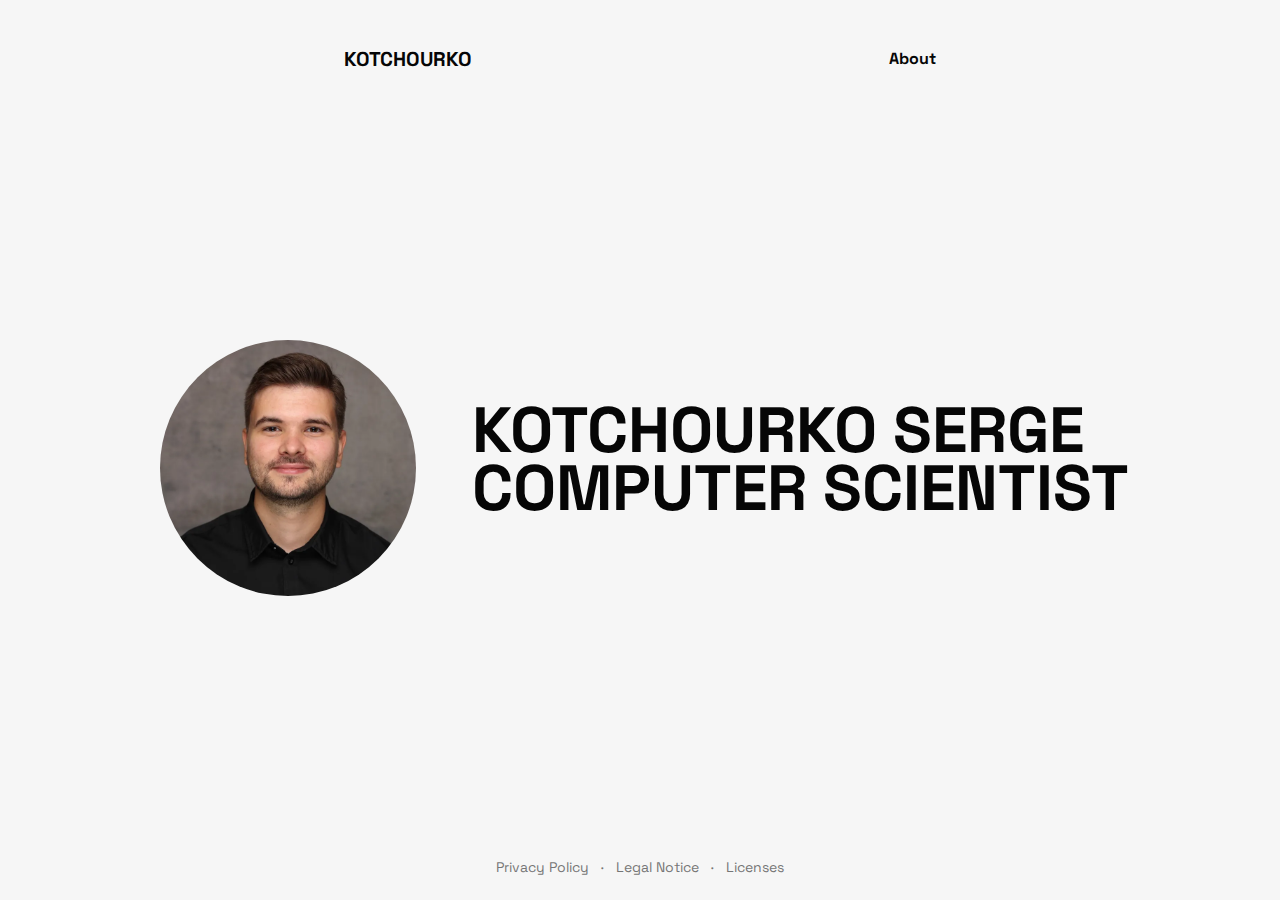
<file: index.html>
<!doctype html>
<html lang="en">
    <head>
        <title>Kotchourko</title>
        <link rel="icon" href="/favicon.png" />
        <link rel="stylesheet" href="/css/base/base.css" />
        <link rel="stylesheet" href="/css/components/hero.css" />

        <!-- Cowsay What-->
        <script>
            eval(
                atob(
                    "[base64]",
                ),
            );
        </script>

        <!-- Meta -->
        <meta charset="UTF-8" />
        <meta name="viewport" content="width=device-width, initial-scale=1.0" />
        <meta
            name="description"
            content="
                        Hej there! I am Serge, a computer scientist working as a Software Engineer.
                        On the side, I research artificial intelligence and information security,
                        and I enjoy learning all things related and unrelated to my field.
                    "
        />
        <meta
            name="keywords"
            content="Serge Kotchourko, Kotchourko Serge, Kotchourko, Serge, Computer Science, Computer Scientist, Blog, Artificial Intelligence, AI, ML, Scientific, Machine Learning, Information Security, Software Engineering"
        />
        <meta name="author" content="Serge Kotchourko" />

        <!-- Open Graph -->
        <meta property="og:title" content="Kotchourko" />
        <meta property="og:type" content="website" />
        <meta property="og:url" content="https://kotchourko.dev/" />
        <meta
            property="og:image"
            content="https://kotchourko.dev/images/me.webp"
        />
        <meta
            property="og:description"
            content="
                        Hej there! I am Serge, a computer scientist working as a Software Engineer.
                        On the side, I research artificial intelligence and information security,
                        and I enjoy learning all things related and unrelated to my field.
                    "
        />
        <meta property="og:site_name" content="Kotchourko" />
    </head>
    <body>
        <nav>
            <a href="/">KOTCHOURKO</a>

            <ul>
                <li><a href="/about"> About </a></li>
                <!--<li><a href="/blog.html"> Blog </a></li>-->
            </ul>
        </nav>

        <main>
            <div class="hero">
                <div class="image-container">
                    <img
                        id="profileImage"
                        src="/assets/media/me.webp"
                        alt="Profile Picture"
                        class="profile-image"
                        fetchpriority="high"
                    />
                </div>

                <h1>
                    KOTCHOURKO SERGE <br />
                    COMPUTER SCIENTIST
                </h1>
            </div>
        </main>

        <footer>
            <a href="/privacy-policy">Privacy Policy</a>
            <span>·</span>
            <a href="/legal-notice">Legal Notice</a>
            <span>·</span>
            <a href="/licenses">Licenses</a>
        </footer>

        <script src="js/profile-image.js"></script>
    </body>
</html>
</file>
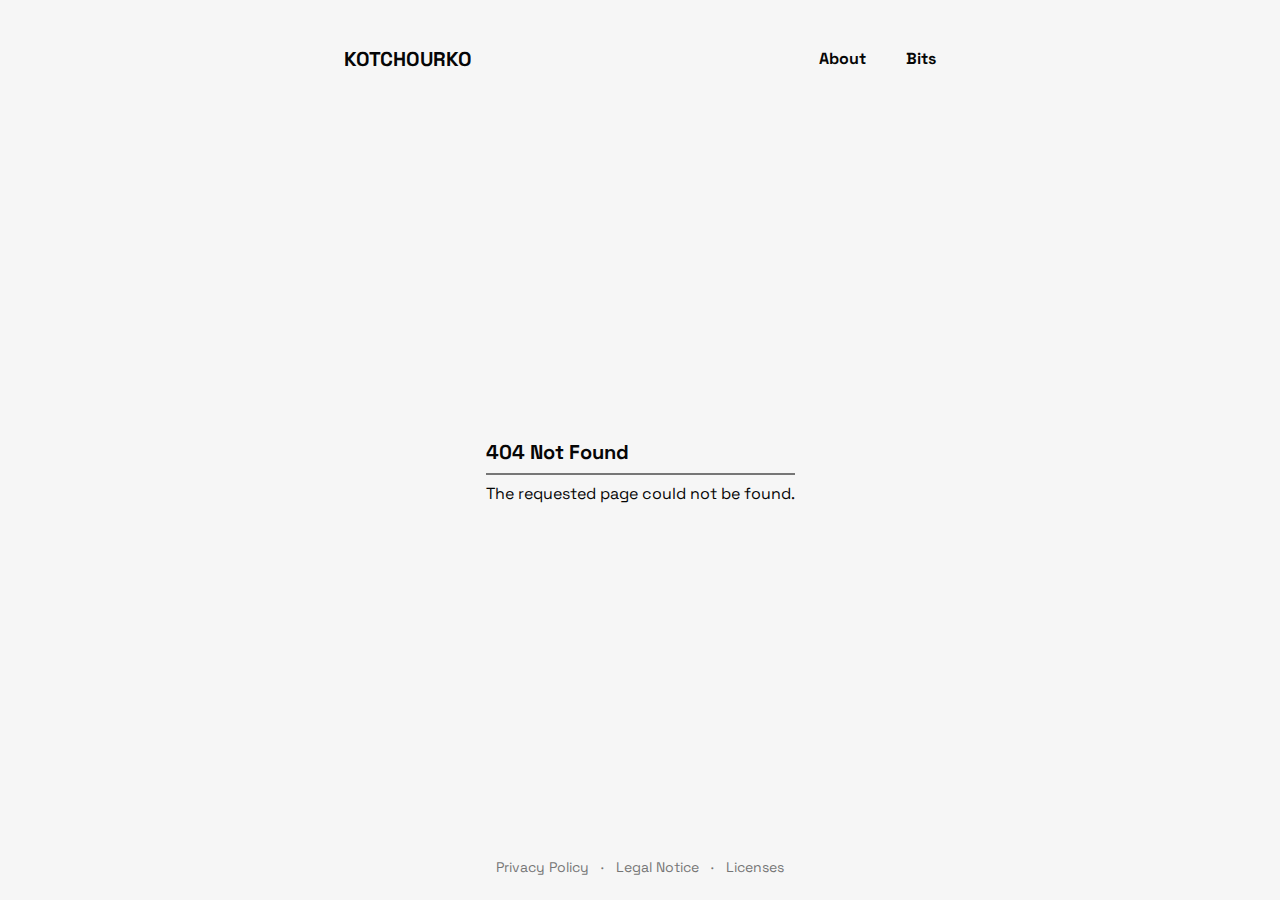
<file: 404/index.html>
<!doctype html>
<html lang="en">
    <head>
        <title>404 - Kotchourko</title>
        <link rel="icon" href="/favicon.png" />
        <link rel="stylesheet" href="/css/base/base.css" />

        <!-- Meta -->
        <meta charset="UTF-8" />
        <meta name="viewport" content="width=device-width, initial-scale=1.0" />
        <meta name="description" content="404 Not Found" />
        <meta name="author" content="Serge Kotchourko" />
    </head>
    <body>
        <nav>
            <a href="/">KOTCHOURKO</a>

            <ul>
                <li><a href="/about"> About </a></li>
                <li><a href="/bits"> Bits </a></li>
            </ul>
        </nav>

        <main>
            <h1>404 Not Found</h1>
            <hr />
            <p>The requested page could not be found.</p>
        </main>

        <footer>
            <a href="/privacy-policy">Privacy Policy</a>
            <span>·</span>
            <a href="/legal-notice">Legal Notice</a>
            <span>·</span>
            <a href="/licenses">Licenses</a>
        </footer>
    </body>
</html>
</file>
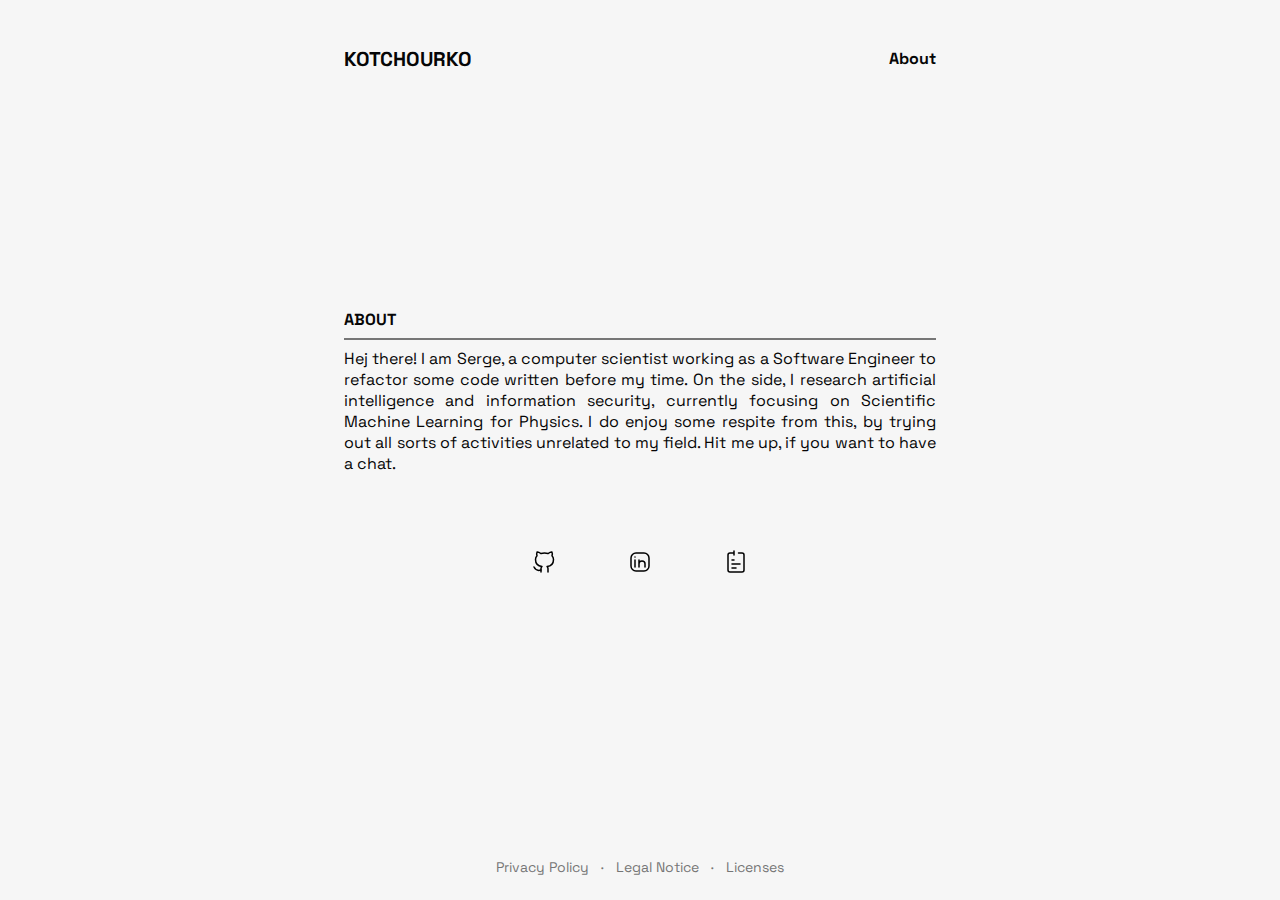
<file: about/index.html>
<!doctype html>
<html lang="en">
    <head>
        <title>Kotchourko · About</title>
        <link rel="icon" href="/favicon.png" />
        <link rel="stylesheet" href="/css/base/base.css" />
        <link rel="stylesheet" href="/css/components/social-links.css" />

        <!-- Meta -->
        <meta charset="UTF-8" />
        <meta name="viewport" content="width=device-width, initial-scale=1.0" />
        <meta name="description" content="About page of Serge Kotchourko" />
        <meta
            name="keywords"
            content="Serge Kotchourko, Kotchourko Serge, Kotchourko, Serge, Computer Science, Computer Scientist, about, page"
        />
        <meta name="author" content="Serge Kotchourko" />

        <!-- Open Graph -->
        <meta property="og:title" content="Kotchourko" />
        <meta property="og:type" content="website" />
        <meta property="og:url" content="https://kotchourko.dev/" />
        <meta
            property="og:image"
            content="https://kotchourko.dev/images/me.webp"
        />
        <meta
            property="og:description"
            content="
                        Hej there! I am Serge, a computer scientist working as a Software Engineer.
                        On the side, I research artificial intelligence and information security,
                        and I enjoy learning all things related and unrelated to my field.
                    "
        />
        <meta property="og:site_name" content="Kotchourko" />
    </head>
    <body>
        <nav>
            <a href="/">KOTCHOURKO</a>

            <ul>
                <li><a href="/about"> About </a></li>
                <!--<li><a href="/blog.html"> Blog </a></li>-->
            </ul>
        </nav>

        <main>
            <h1 style="font-size: 1rem">ABOUT</h1>
            <hr />
            <p>
                Hej there! I am Serge, a computer scientist working as a
                Software Engineer to refactor some code written before my time.
                On the side, I research artificial intelligence and information
                security, currently focusing on Scientific Machine Learning for
                Physics. I do enjoy some respite from this, by trying out all
                sorts of activities unrelated to my field. Hit me up, if you
                want to have a chat.
            </p>

            <div class="social-links">
                <a
                    href="https://github.com/kotserge"
                    target="_blank"
                    rel="noopener noreferrer"
                >
                    <img src="/assets/icons/github.svg" alt="GitHub" />
                </a>
                <a
                    href="https://www.linkedin.com/in/kotchourko-serge/"
                    target="_blank"
                    rel="noopener noreferrer"
                >
                    <img src="/assets/icons/linkedin.svg" alt="LinkedIn" />
                </a>
                <a
                    href="/assets/media/cv.pdf"
                    target="_blank"
                    rel="noopener noreferrer"
                >
                    <img src="/assets/icons/notes.svg" alt="CV" />
                </a>
            </div>
        </main>

        <footer>
            <a href="/privacy-policy">Privacy Policy</a>
            <span>·</span>
            <a href="/legal-notice">Legal Notice</a>
            <span>·</span>
            <a href="/licenses">Licenses</a>
        </footer>
    </body>
</html>
</file>
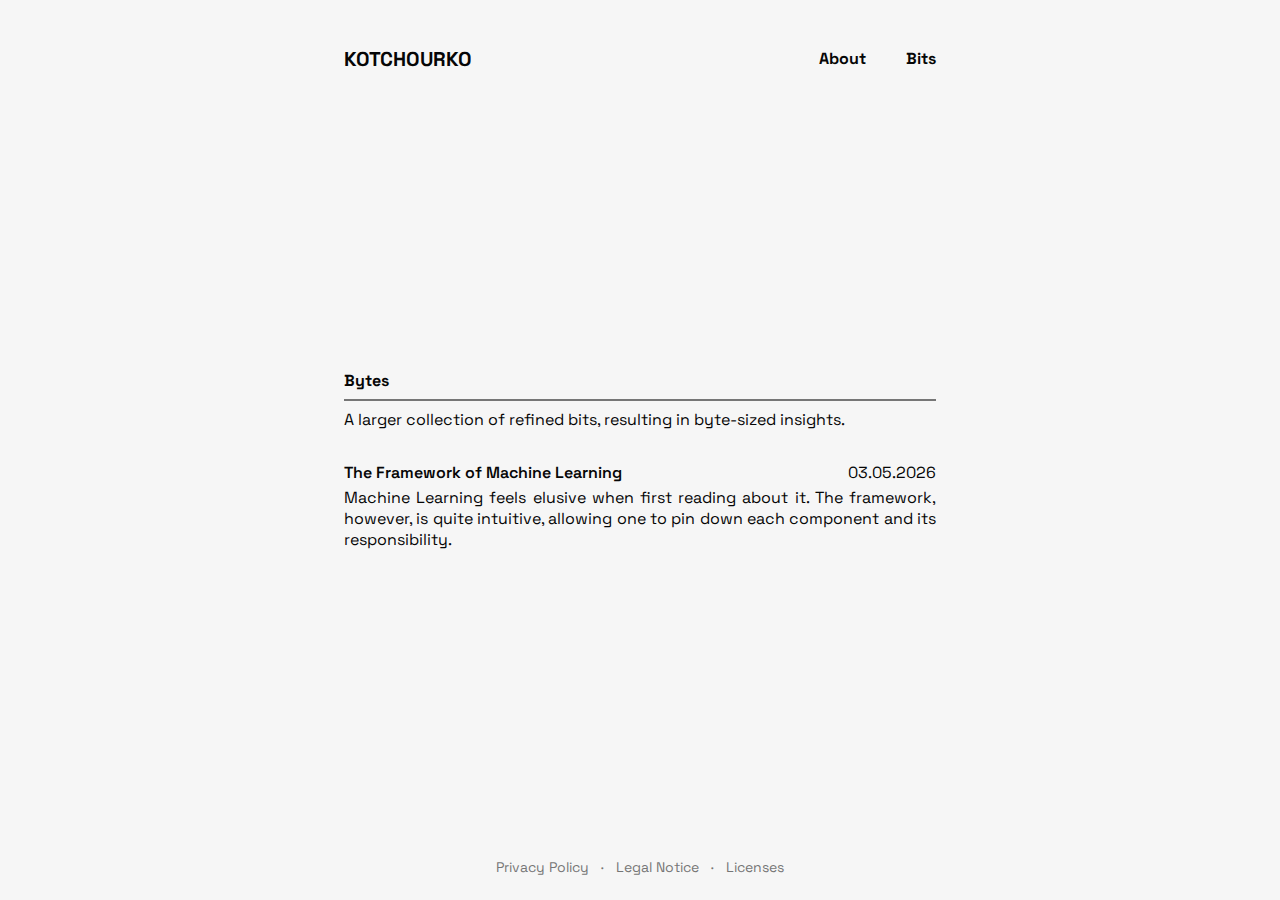
<file: bits/index.html>
<!doctype html>
<html lang="en">
    <head>
        <title>Kotchourko - Bits</title>
        <link rel="icon" href="/favicon.png" />
        <link rel="stylesheet" href="/css/base/base.css" />
        <link rel="stylesheet" href="/css/components/card.css" />

        <!-- Meta -->
        <meta charset="UTF-8" />
        <meta name="viewport" content="width=device-width, initial-scale=1.0" />
        <meta name="description" content="About page of Serge Kotchourko" />
        <meta
            name="keywords"
            content="Serge Kotchourko, Kotchourko Serge, Kotchourko, Serge, Computer Science, Computer Scientist, about, page"
        />
        <meta name="author" content="Serge Kotchourko" />

        <!-- Open Graph -->
        <meta property="og:title" content="Kotchourko" />
        <meta property="og:type" content="website" />
        <meta property="og:url" content="https://kotchourko.dev/" />
        <meta
            property="og:image"
            content="https://kotchourko.dev/images/me.webp"
        />
        <meta
            property="og:description"
            content="
                        Hej there! I am Serge, a computer scientist working as a Software Engineer.
                        On the side, I research artificial intelligence and information security,
                        and I enjoy learning all things related and unrelated to my field.
                    "
        />
        <meta property="og:site_name" content="Kotchourko" />
    </head>
    <body>
        <nav>
            <a href="/">KOTCHOURKO</a>

            <ul>
                <li><a href="/about"> About </a></li>
                <li><a href="/bits"> Bits </a></li>
            </ul>
        </nav>

        <main>
            <section class="card-group">
                <h1 style="font-size: 1rem">Bytes</h1>
                <hr />
                <p>
                    A larger collection of refined bits, resulting in byte-sized
                    insights.
                </p>

                <article class="card">
                    <a href="/the-framework-of-machine-learning">
                        <header>
                            <h2>The Framework of Machine Learning</h2>
                            <span>03.05.2026</span>
                        </header>
                        <p>
                            Machine Learning feels elusive when first reading
                            about it. The framework, however, is quite
                            intuitive, allowing one to pin down each component
                            and its responsibility.
                        </p>
                    </a>
                </article>
            </section>

            <!--<section class="card-group">
                <h1 style="font-size: 1rem">Bits</h1>
                <hr />
                <p>...</p>

                <article class="card-collection">
                    <article class="card">
                        <a href="/reference-page">
                            <header>
                                <h2>Reference Page</h2>
                                <span>28.04.2026</span>
                            </header>
                            <p>
                                Lorem markdownum satis, versa tuque annis non
                                suo possit aetas census! Nemus abstrahit
                                Heliades conubio praetentaque cvrrvs grande,
                                satis et vidit perque, sine nox caelaverat
                                condicione solo imagine. Naides facitote
                                publica, sui pectora vocat sparserat dolisque,
                                qui nec tribuente.
                            </p>
                        </a>
                    </article>
                </article>
            </section>-->
        </main>

        <footer>
            <a href="/privacy-policy">Privacy Policy</a>
            <span>·</span>
            <a href="/legal-notice">Legal Notice</a>
            <span>·</span>
            <a href="/licenses">Licenses</a>
        </footer>
    </body>
</html>
</file>
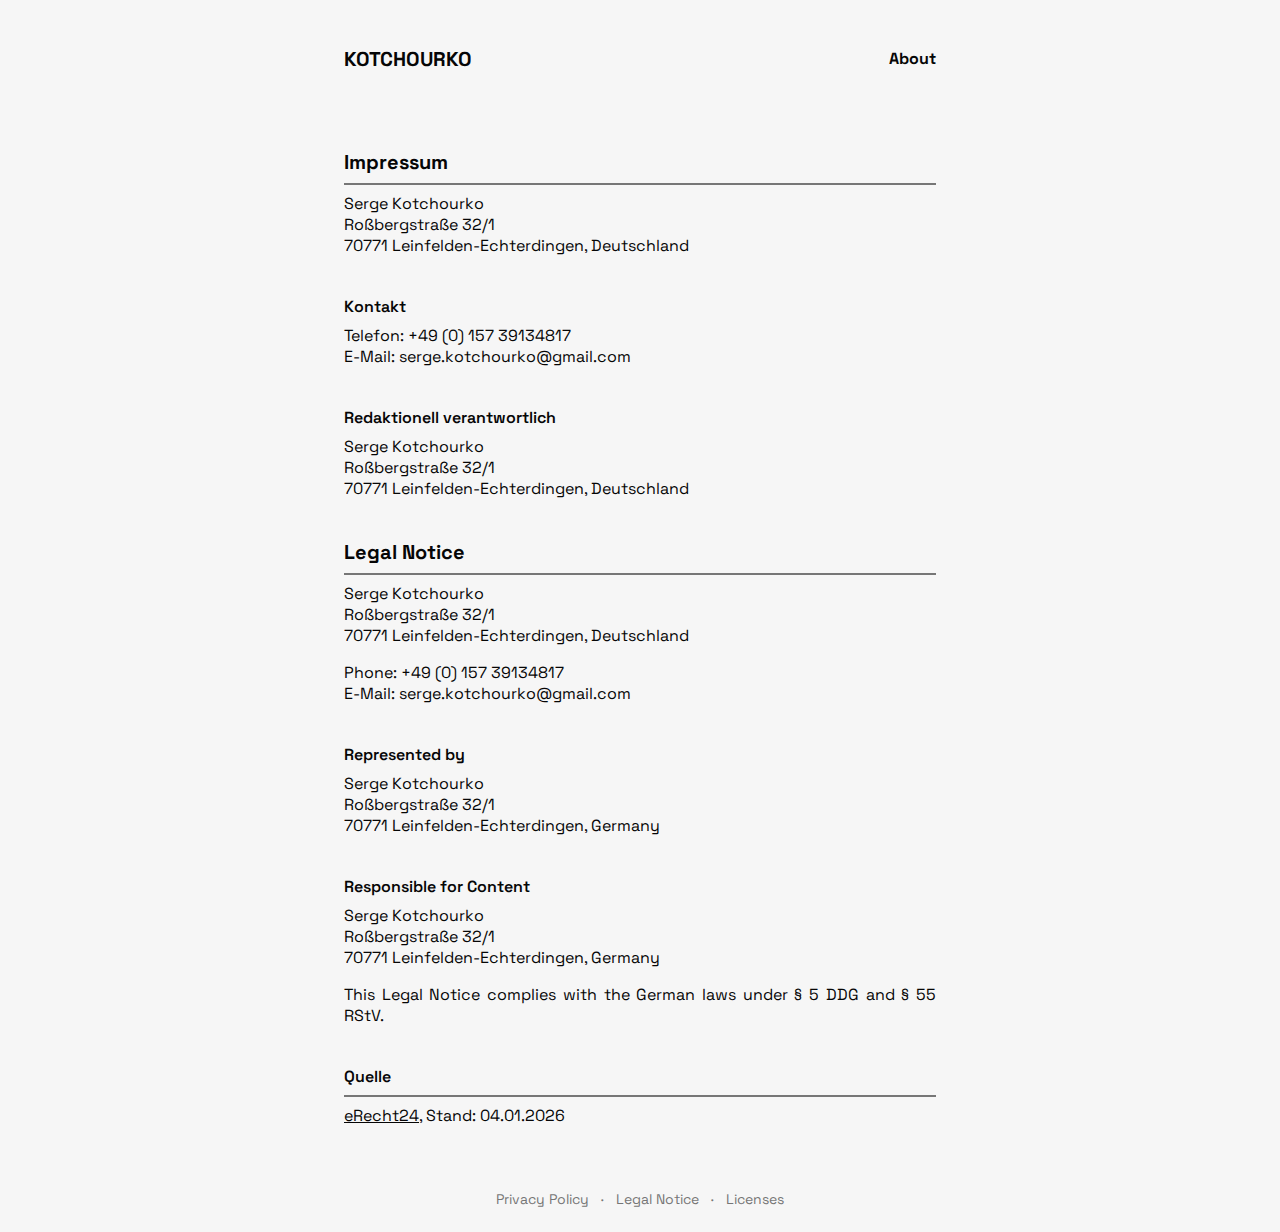
<file: legal-notice/index.html>
<!doctype html>
<html lang="en">
    <head>
        <title>Kotchourko · Legal Notice</title>
        <link rel="icon" href="/favicon.png" />
        <link rel="stylesheet" href="/css/base/base.css" />

        <!-- Meta -->
        <meta charset="UTF-8" />
        <meta name="viewport" content="width=device-width, initial-scale=1.0" />
        <meta name="description" content="Legal Notice" />
        <meta
            name="keywords"
            content="Serge Kotchourko, Kotchourko Serge, Kotchourko, Serge, Computer Science, Computer Scientist, legal, notice"
        />
        <meta name="author" content="Serge Kotchourko" />

        <!-- Open Graph -->
        <meta property="og:title" content="Kotchourko" />
        <meta property="og:type" content="website" />
        <meta property="og:url" content="https://kotchourko.dev/" />
        <meta
            property="og:image"
            content="https://kotchourko.dev/images/me.webp"
        />
        <meta
            property="og:description"
            content="
                        Hej there! I am Serge, a computer scientist working as a Software Engineer.
                        On the side, I research artificial intelligence and information security,
                        and I enjoy learning all things related and unrelated to my field.
                    "
        />
        <meta property="og:site_name" content="Kotchourko" />
    </head>
    <body>
        <nav>
            <a href="/">KOTCHOURKO</a>

            <ul>
                <li><a href="/about"> About </a></li>
                <!--<li><a href="/blog.html"> Blog </a></li>-->
            </ul>
        </nav>

        <main>
            <h1 id="impressum">
                <a href="#impressum" class="anchor">Impressum</a>
            </h1>
            <hr />
            <p>
                Serge Kotchourko <br />
                Roßbergstraße 32/1 <br />
                70771 Leinfelden-Echterdingen, Deutschland
            </p>

            <h2 id="kontakt">
                <a href="#kontakt" class="anchor">Kontakt</a>
            </h2>
            <p>
                Telefon: +49 (0) 157 39134817 <br />
                E-Mail: serge.kotchourko@gmail.com
            </p>

            <h2 id="redaktionell-verantwortlich">
                <a href="#redaktionell-verantwortlich" class="anchor"
                    >Redaktionell verantwortlich</a
                >
            </h2>
            <p>
                Serge Kotchourko <br />
                Roßbergstraße 32/1 <br />
                70771 Leinfelden-Echterdingen, Deutschland
            </p>

            <h1 id="legal-notice">
                <a href="#legal-notice" class="anchor">Legal Notice</a>
            </h1>
            <hr />
            <p>
                Serge Kotchourko <br />
                Roßbergstraße 32/1 <br />
                70771 Leinfelden-Echterdingen, Deutschland
            </p>
            <p>
                Phone: +49 (0) 157 39134817 <br />
                E-Mail: serge.kotchourko@gmail.com
            </p>

            <h2 id="represented-by">
                <a href="#represented-by" class="anchor">Represented by</a>
            </h2>
            <p>
                Serge Kotchourko <br />
                Roßbergstraße 32/1 <br />
                70771 Leinfelden-Echterdingen, Germany
            </p>

            <h2 id="responsible-for-content">
                <a href="#responsible-for-content" class="anchor"
                    >Responsible for Content</a
                >
            </h2>
            <p>
                Serge Kotchourko <br />
                Roßbergstraße 32/1 <br />
                70771 Leinfelden-Echterdingen, Germany
            </p>
            <p>
                This Legal Notice complies with the German laws under § 5 DDG
                and § 55 RStV.
            </p>

            <h2 id="quelle">
                <a href="#quelle" class="anchor">Quelle</a>
            </h2>
            <hr />
            <p>
                <a href="https://www.e-recht24.de/impressum-generator.html"
                    >eRecht24</a
                >, Stand: 04.01.2026
            </p>
        </main>

        <footer>
            <a href="/privacy-policy">Privacy Policy</a>
            <span>·</span>
            <a href="/legal-notice">Legal Notice</a>
            <span>·</span>
            <a href="/licenses">Licenses</a>
        </footer>
    </body>
</html>
</file>
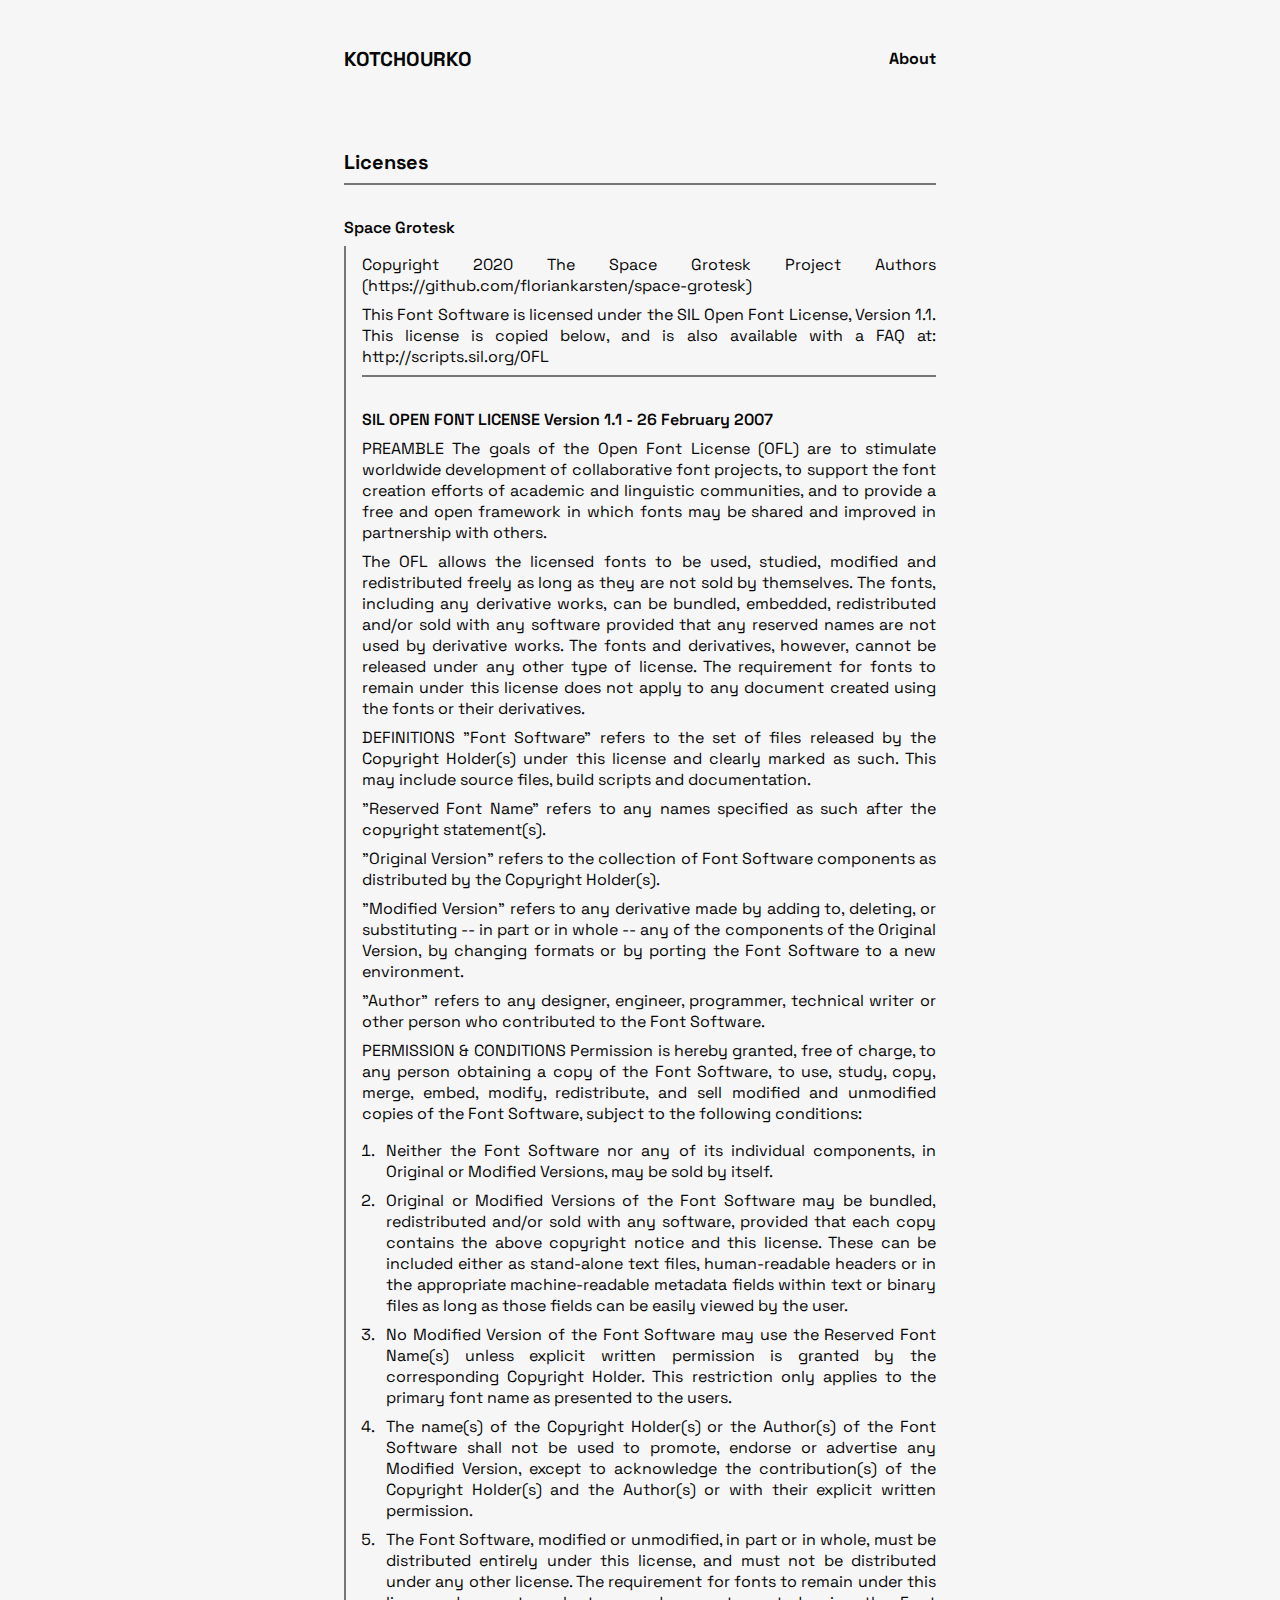
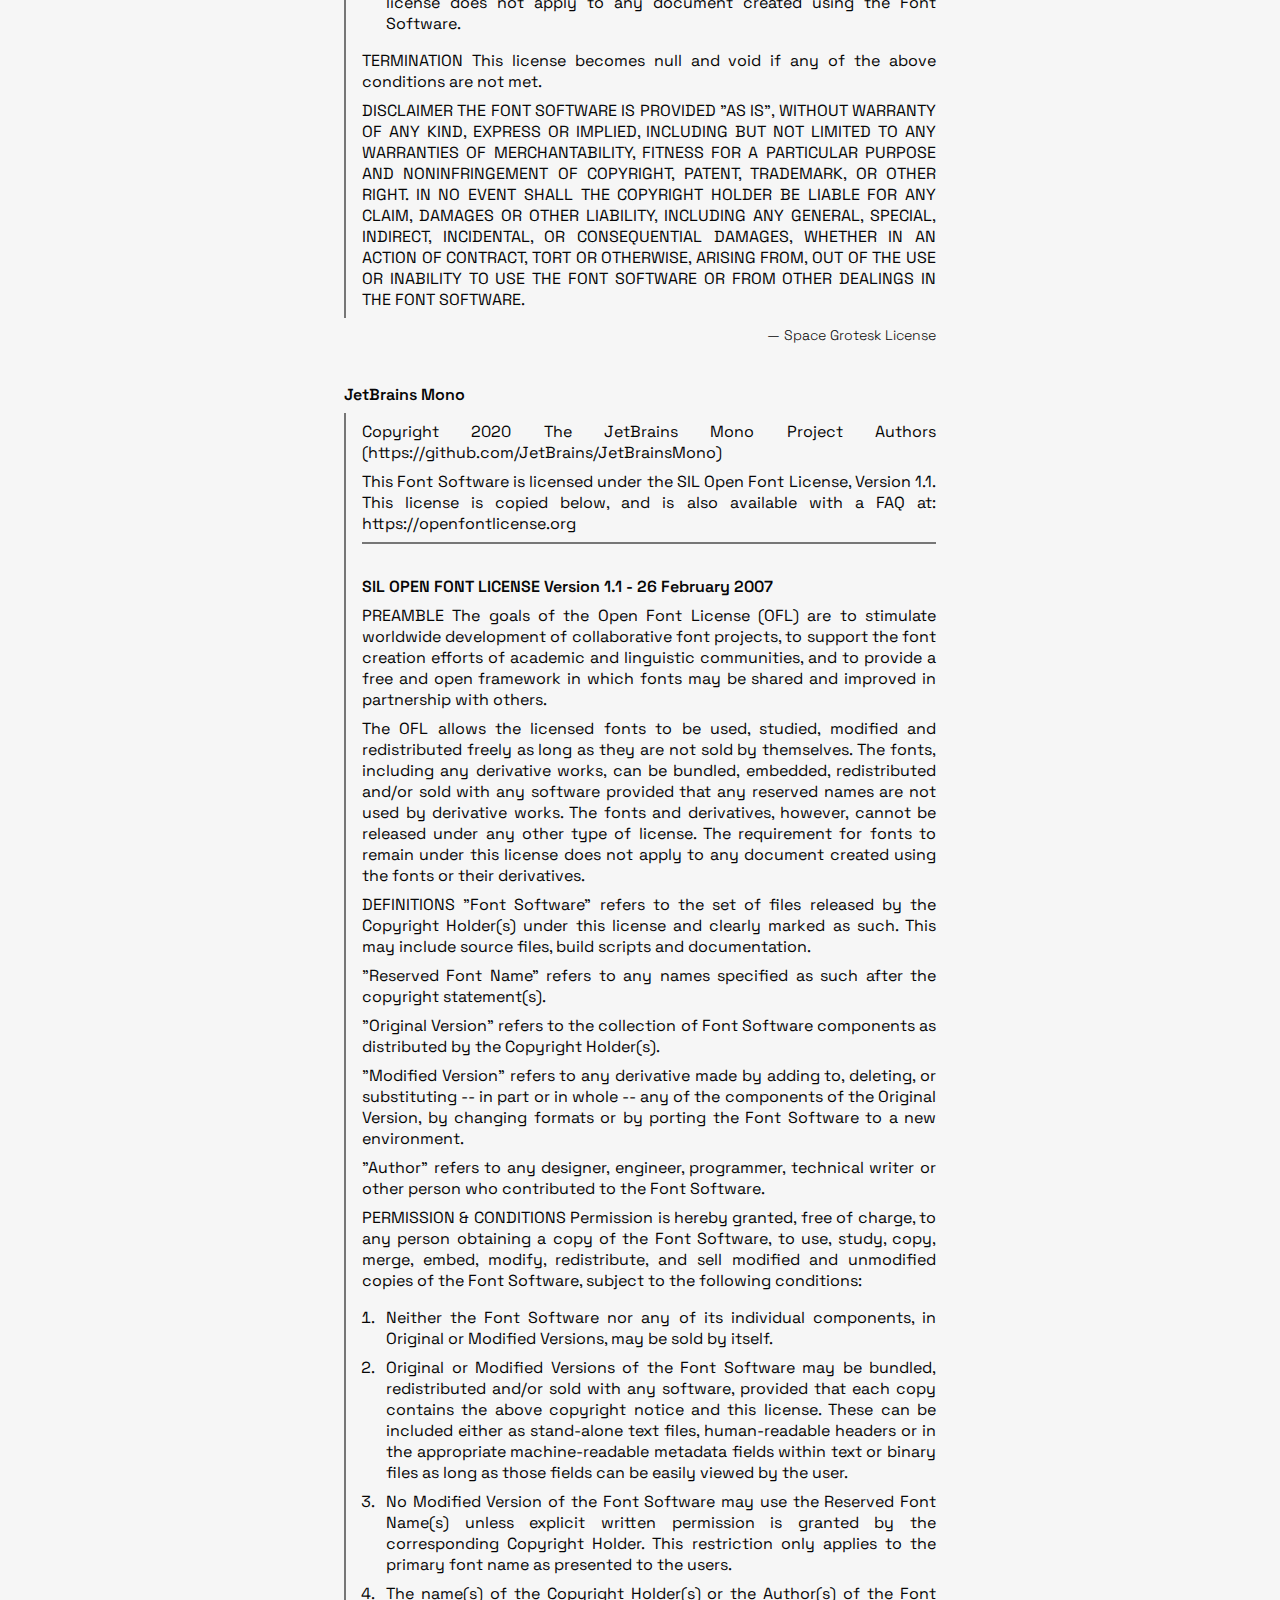
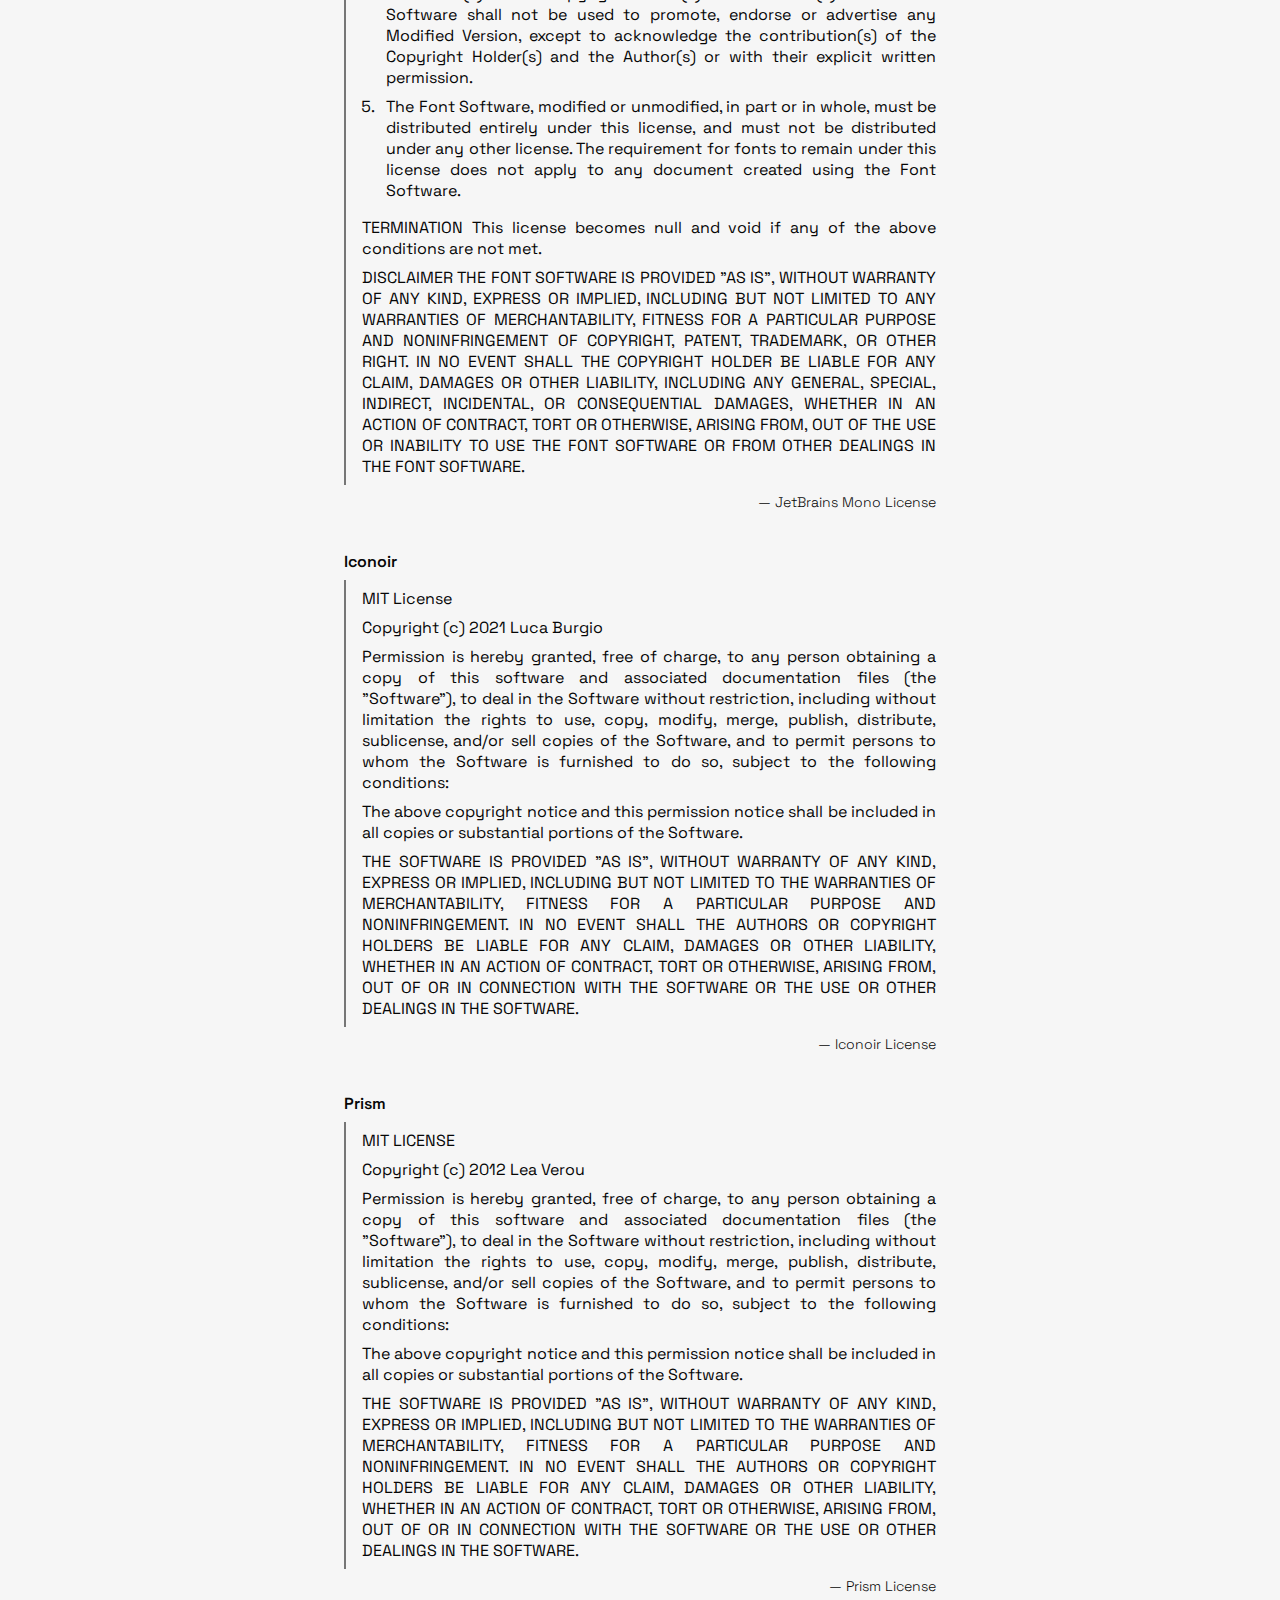
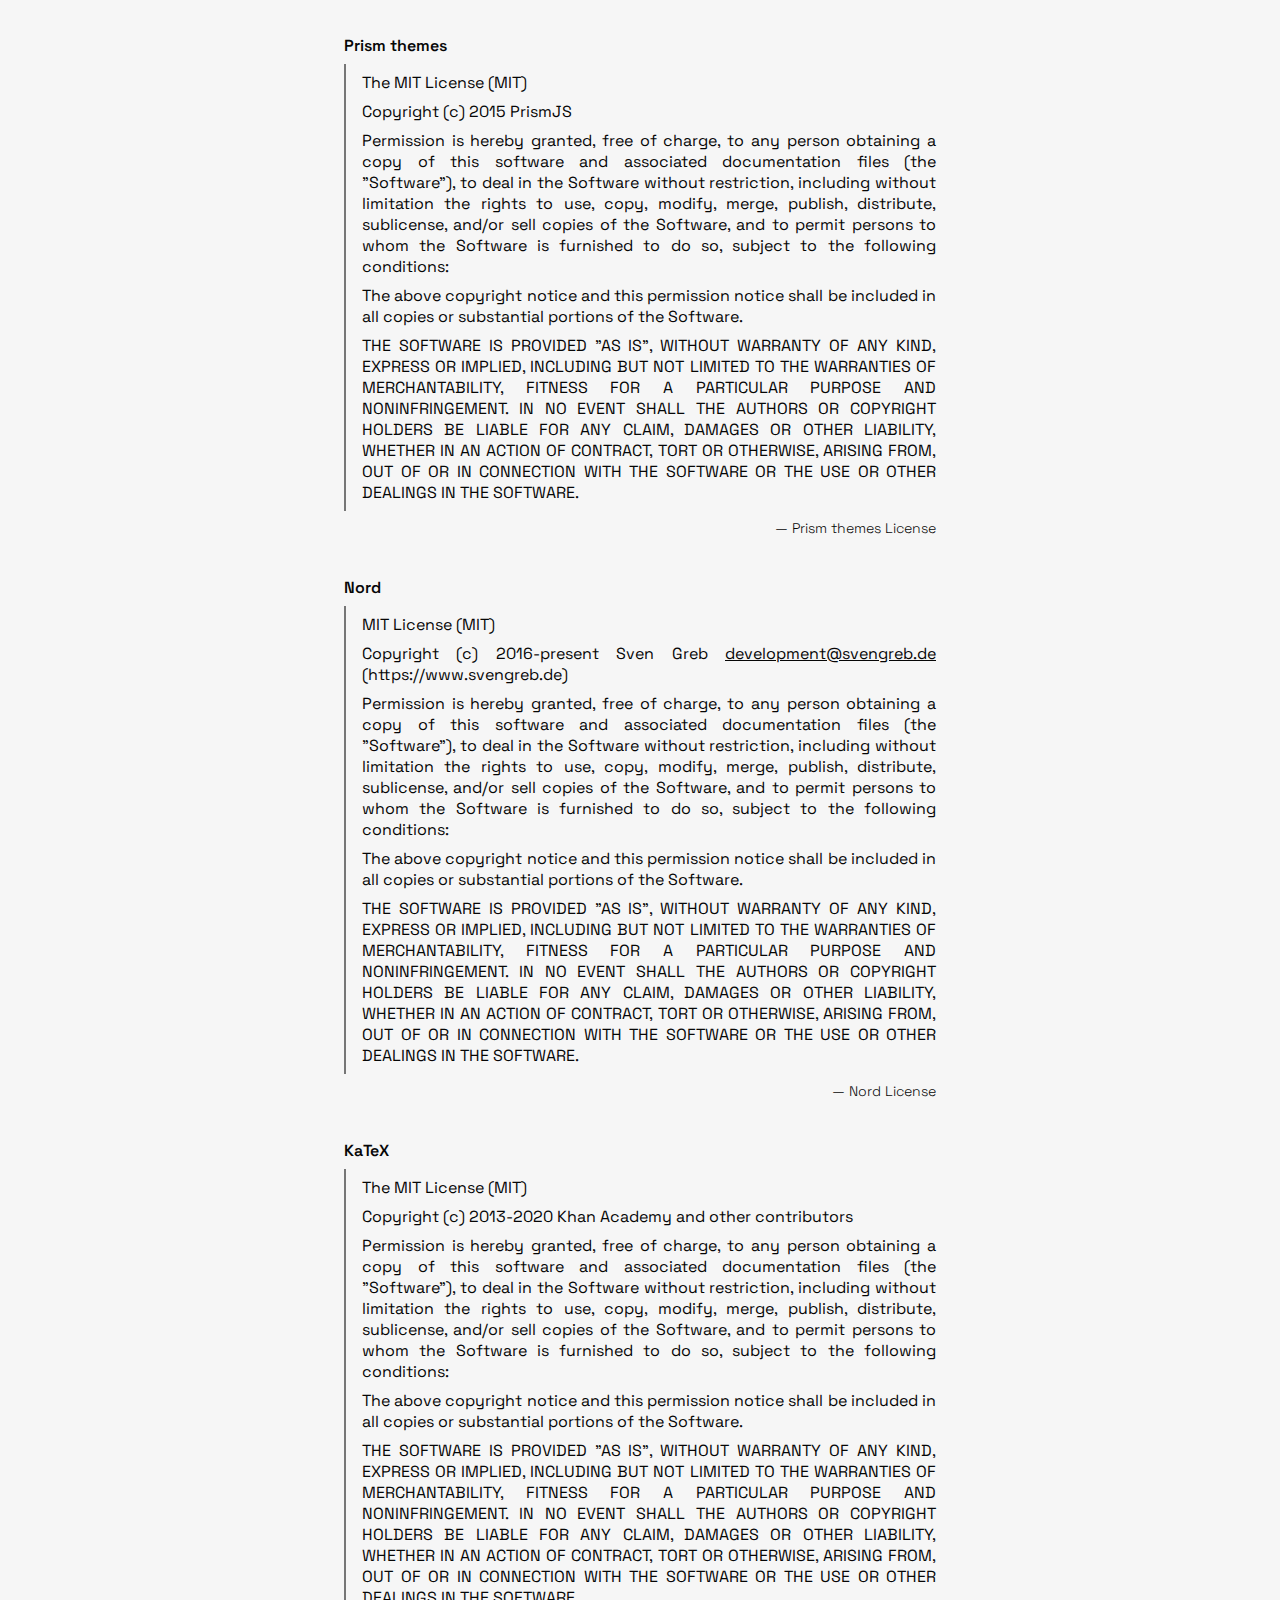
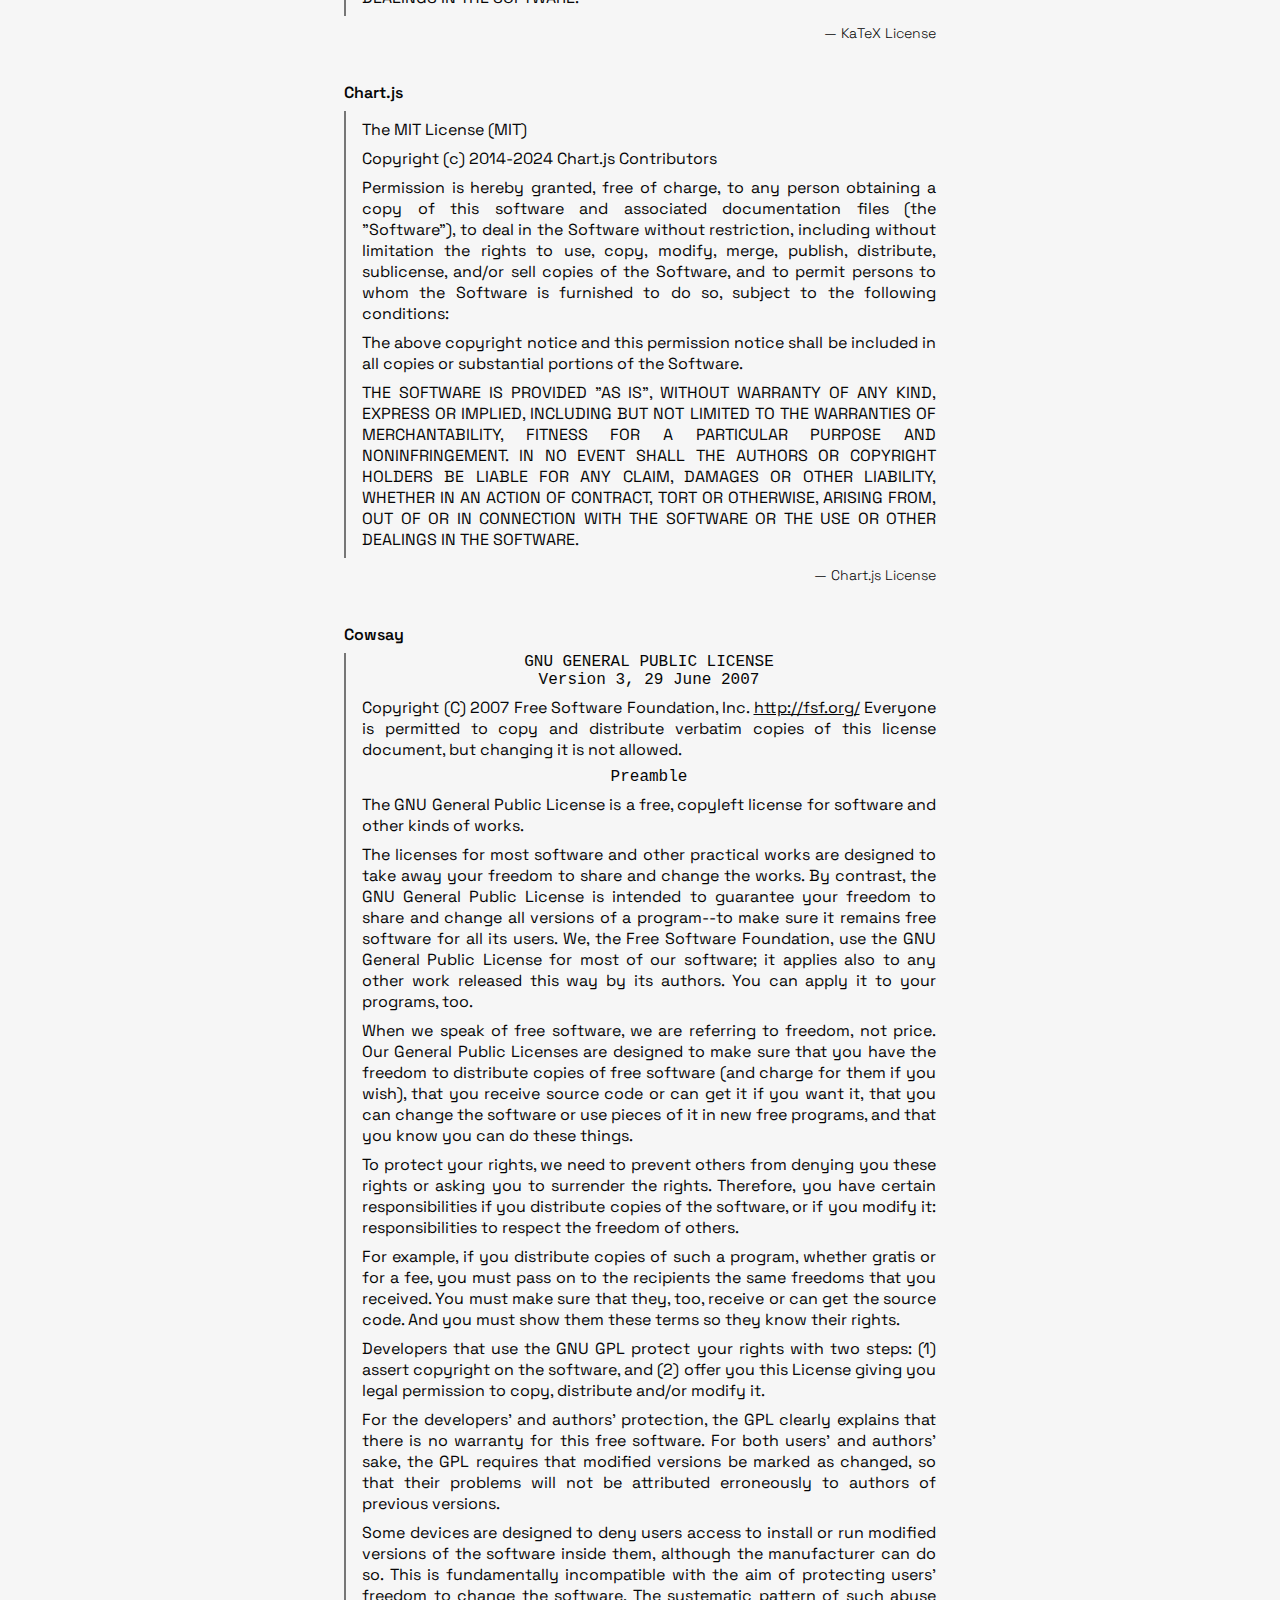
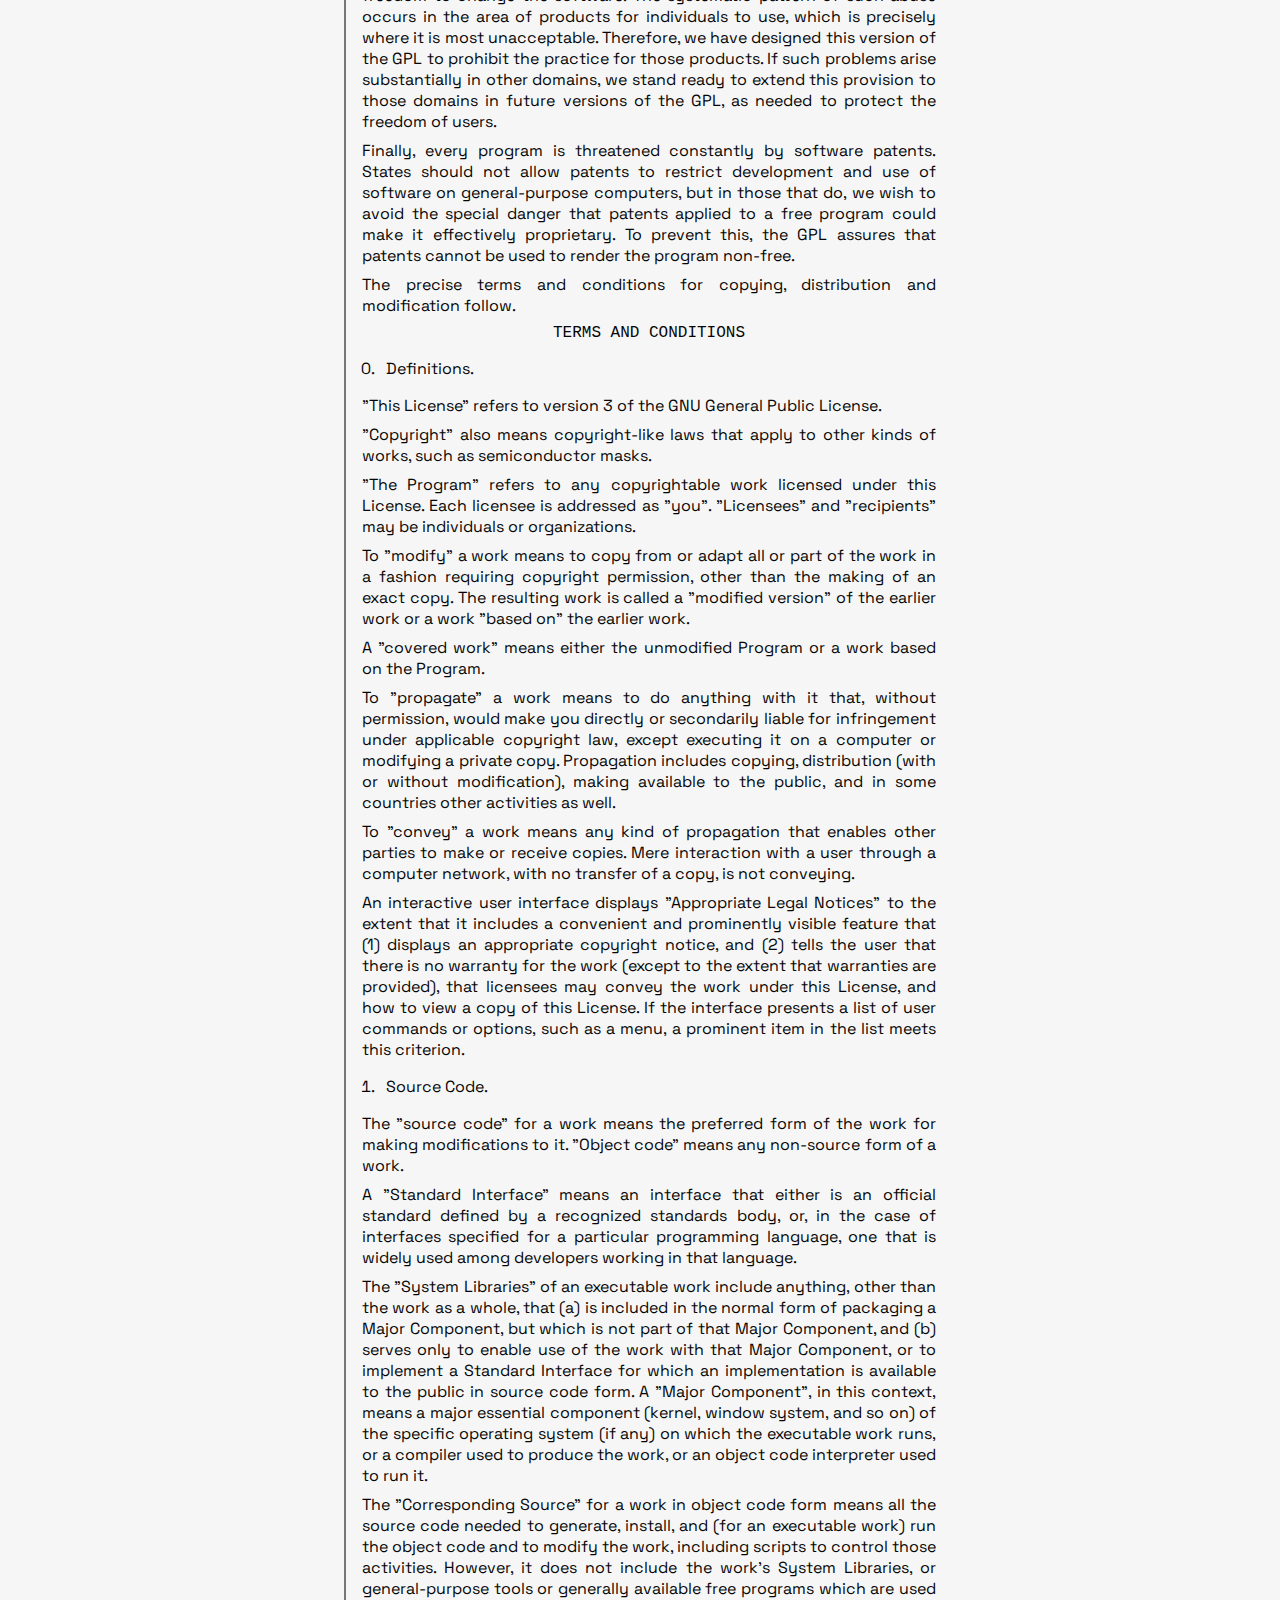
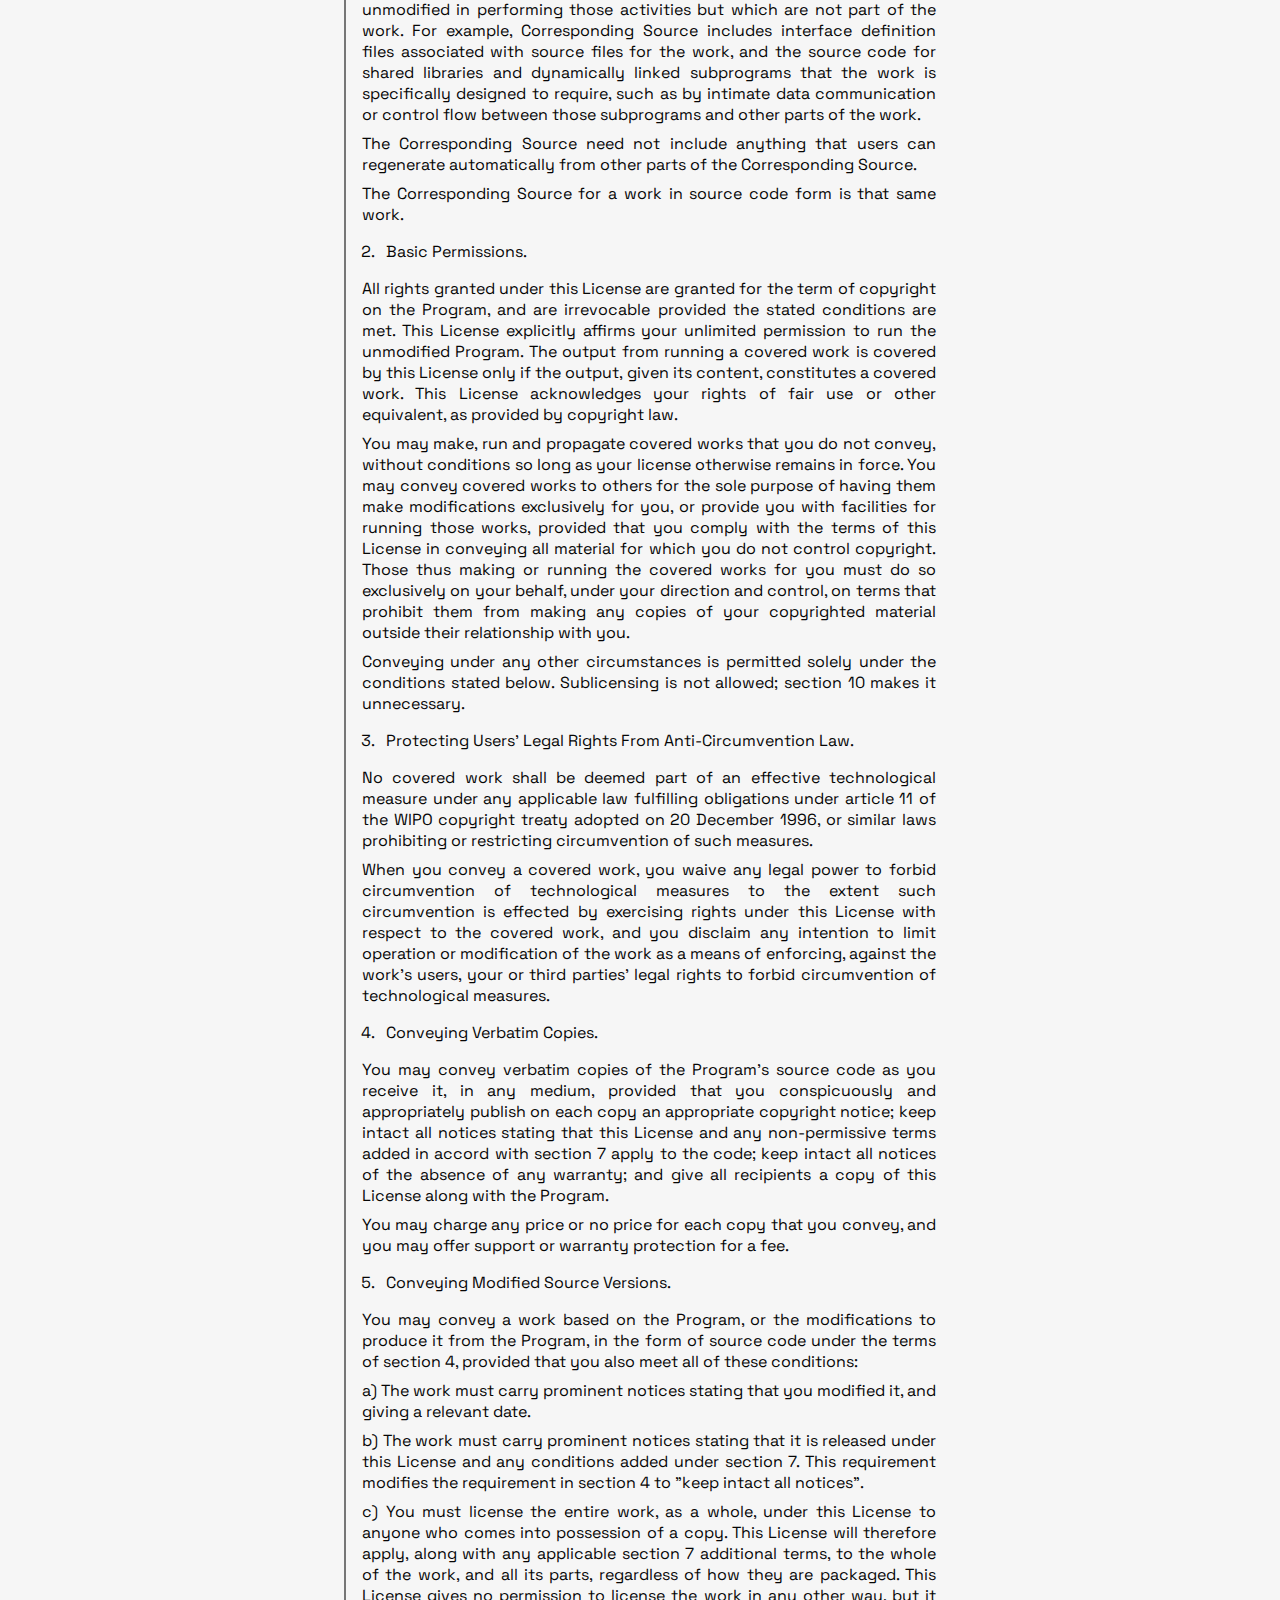
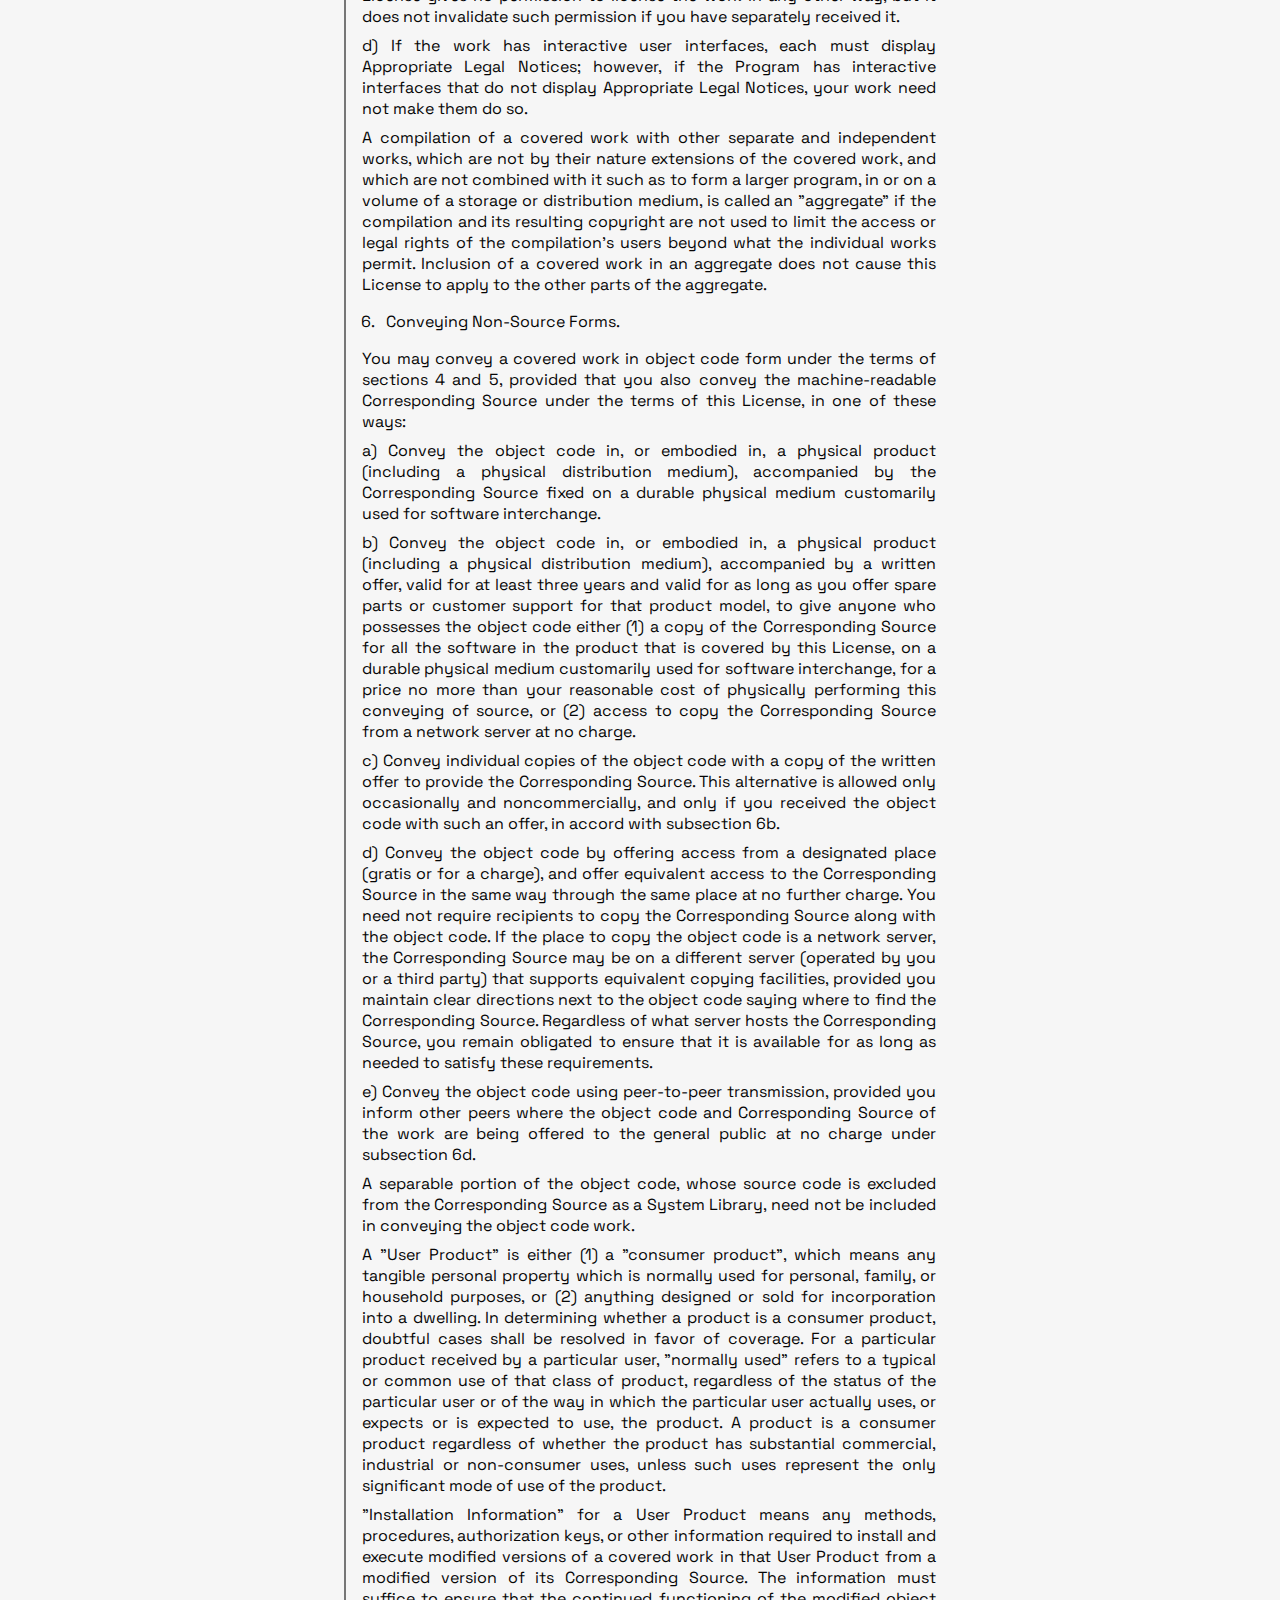
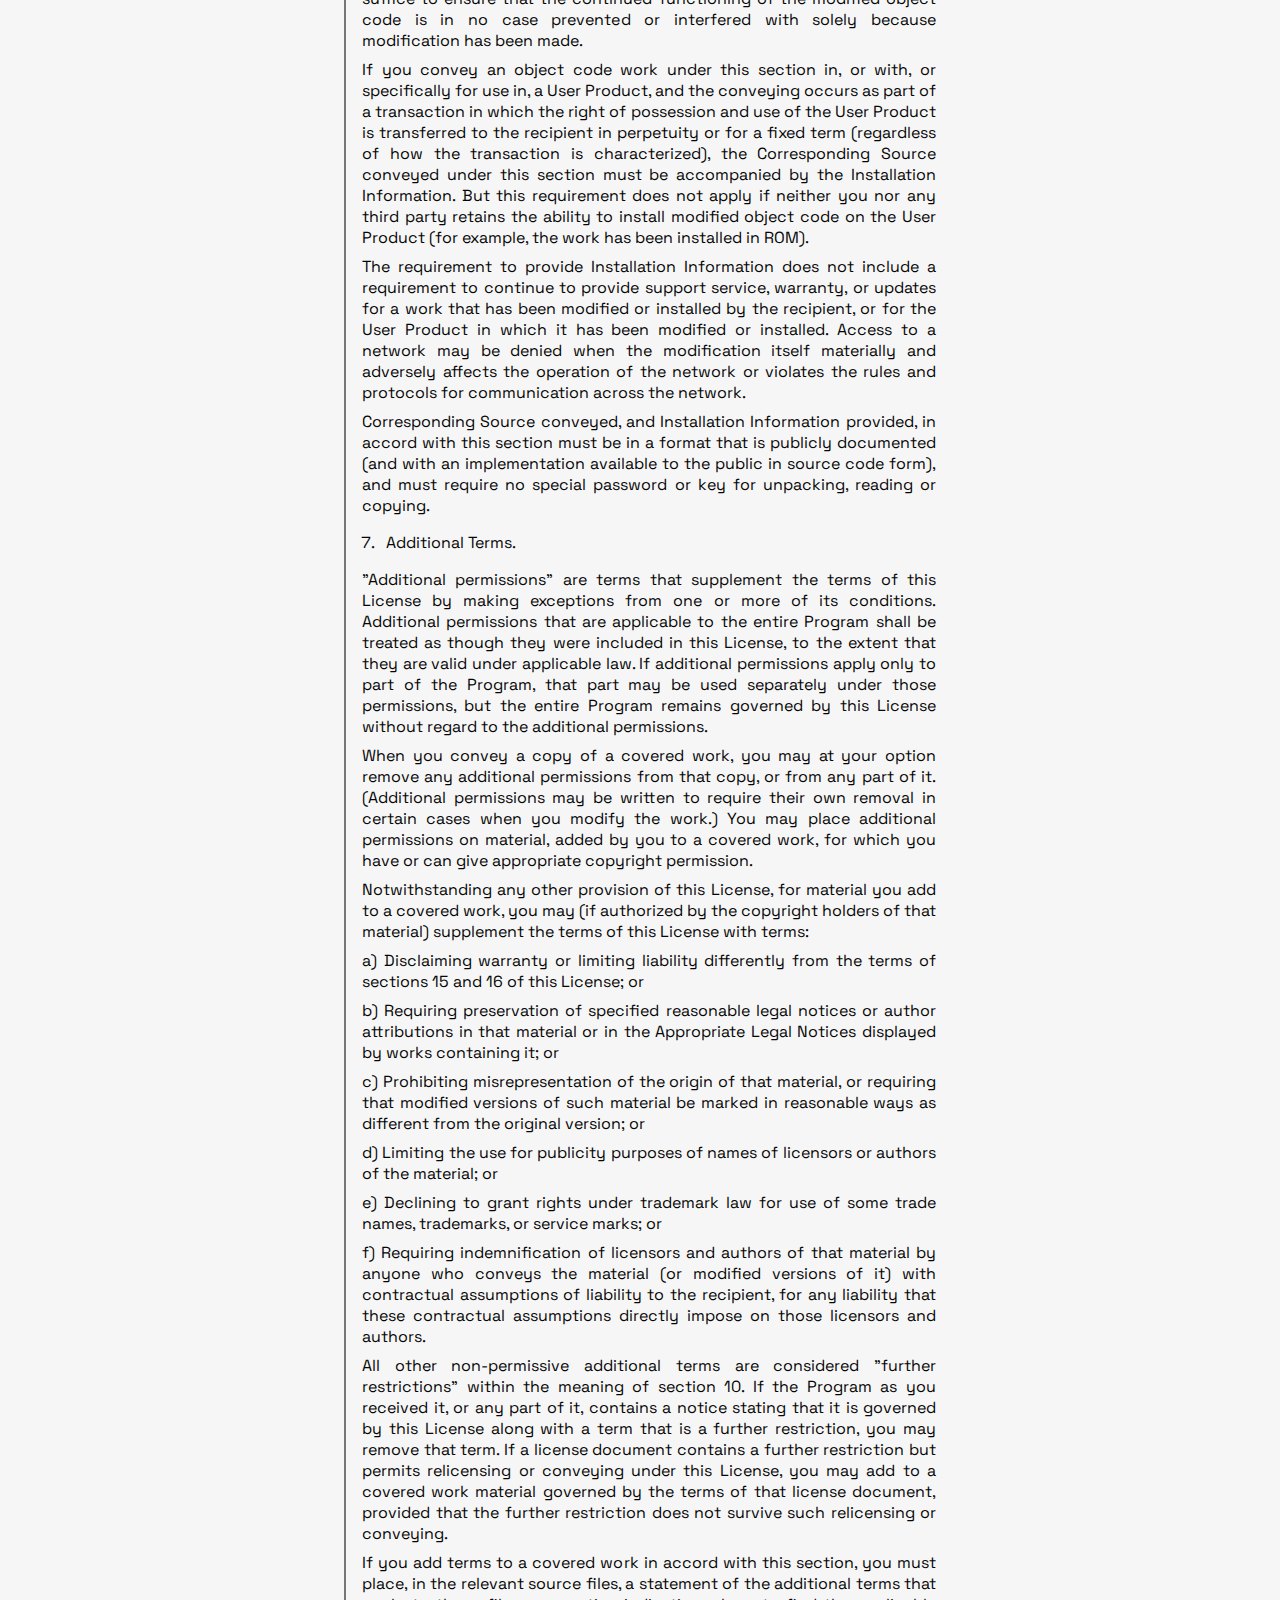
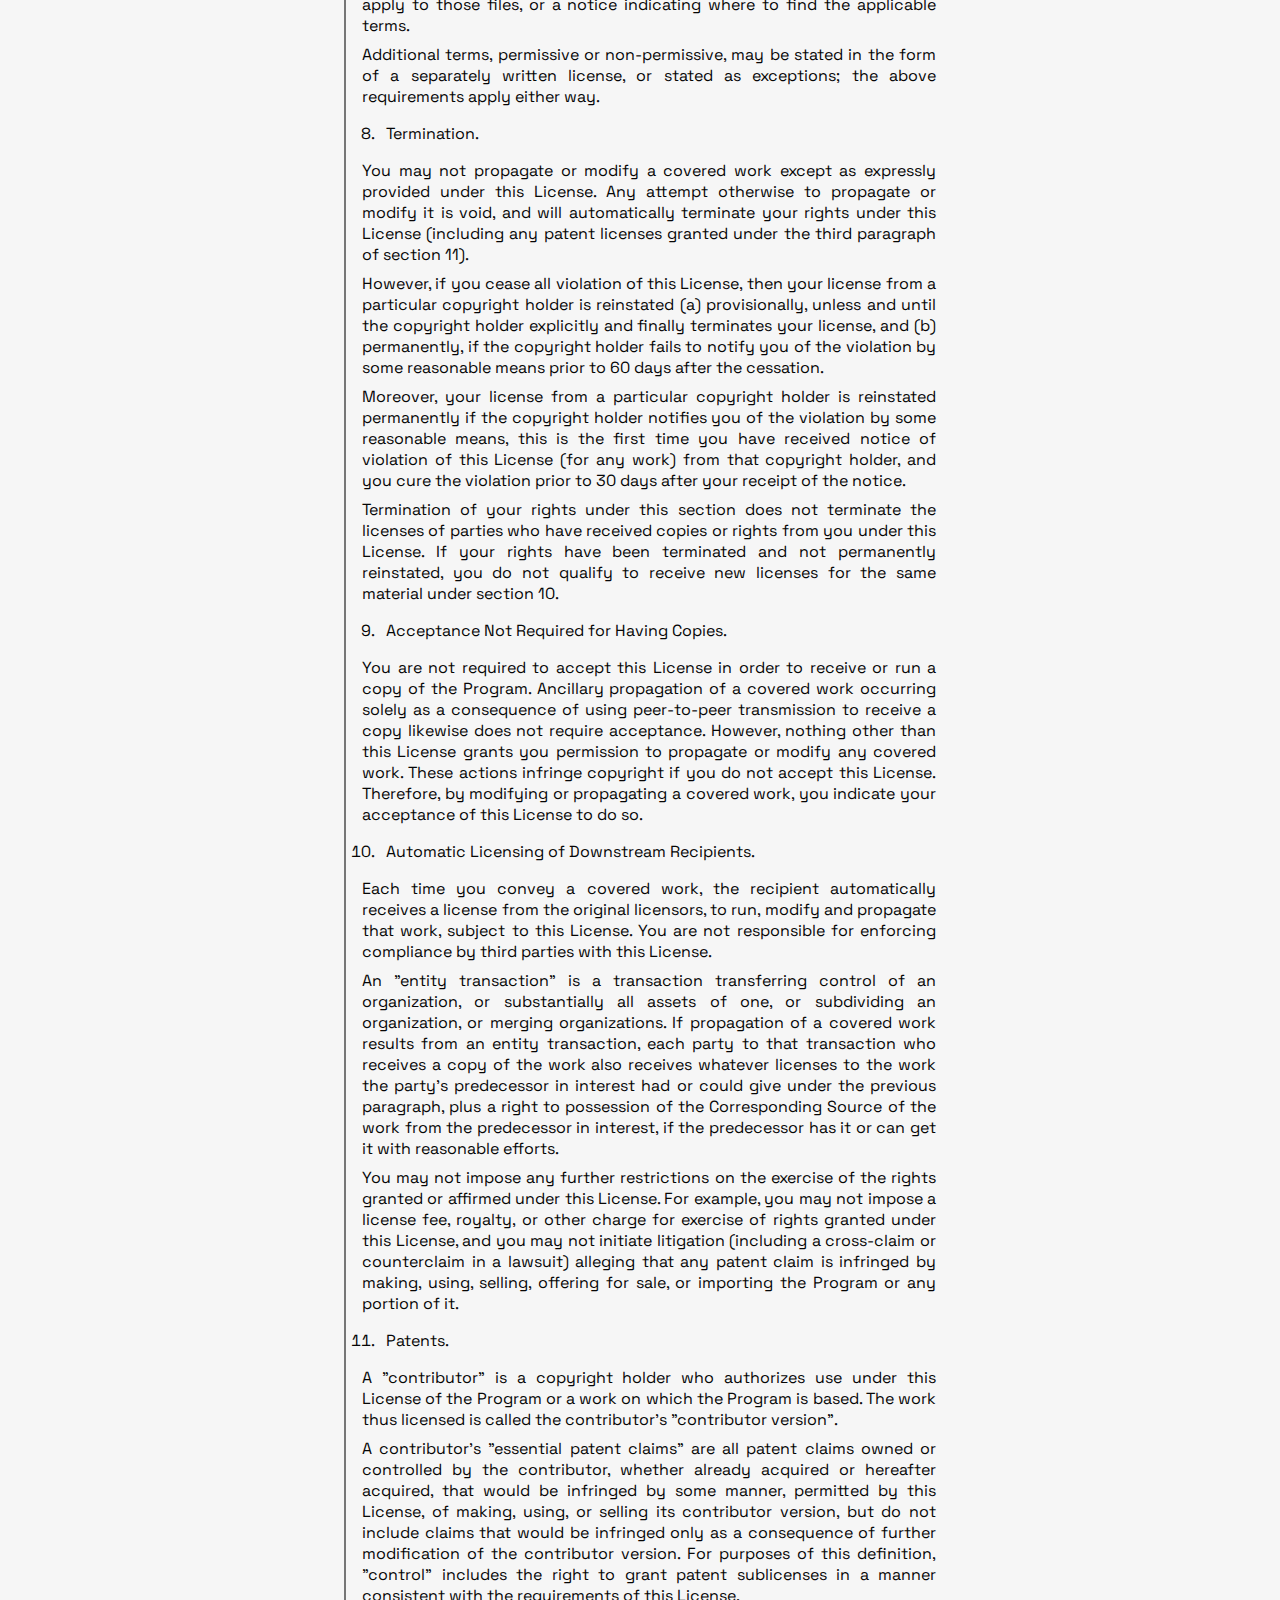
<file: licenses/index.html>
<!doctype html>
<html lang="en">
    <head>
        <title>Kotchourko · Licenses</title>
        <link rel="icon" href="/favicon.png" />
        <link rel="stylesheet" href="/css/base/base.css" />
        
        
        

        <!-- Meta -->
        <meta charset="UTF-8" />
        <meta name="viewport" content="width=device-width, initial-scale=1.0" />
        <meta name="description" content="Licenses" />
        <meta
            name="keywords"
            content="Serge Kotchourko, Kotchourko Serge, Kotchourko, Serge, Computer Science, Computer Scientist, licenses"
        />
        <meta name="author" content="Serge Kotchourko" />

        <!-- Open Graph -->
        <meta property="og:title" content="Kotchourko" />
        <meta property="og:type" content="website" />
        <meta property="og:url" content="https://kotchourko.dev/" />
        <meta
            property="og:image"
            content="https://kotchourko.dev/images/me.webp"
        />
        <meta
            property="og:description"
            content="
                        Hej there! I am Serge, a computer scientist working as a Software Engineer.
                        On the side, I research artificial intelligence and information security,
                        and I enjoy learning all things related and unrelated to my field.
                    "
        />
        <meta property="og:site_name" content="Kotchourko" />
    </head>
    <body>
        <nav>
            <a href="/">KOTCHOURKO</a>

            <ul>
                <li><a href="/about.html"> About </a></li>
                <!--<li><a href="/blog.html"> Blog </a></li>-->
            </ul>
        </nav>

        <main>

<h1 id="licenses">
    <a href="#licenses" class="anchor">Licenses</a>
</h1>
<hr>

<h2 id="space-grotesk">
    <a href="#space-grotesk" class="anchor">Space Grotesk</a>
</h2>
<blockquote cite="https://github.com/floriankarsten/space-grotesk/blob/master/OFL.txt" title="Space Grotesk License">
<p>Copyright 2020 The Space Grotesk Project Authors (https://github.com/floriankarsten/space-grotesk)</p>
<p>This Font Software is licensed under the SIL Open Font License, Version 1.1.
This license is copied below, and is also available with a FAQ at:
http://scripts.sil.org/OFL</p>
<hr>

<h2 id="sil-open-font-license-version-11---26-february-2007">
    <a href="#sil-open-font-license-version-11---26-february-2007" class="anchor">SIL OPEN FONT LICENSE Version 1.1 - 26 February 2007</a>
</h2>
<p>PREAMBLE
The goals of the Open Font License (OFL) are to stimulate worldwide
development of collaborative font projects, to support the font creation
efforts of academic and linguistic communities, and to provide a free and
open framework in which fonts may be shared and improved in partnership
with others.</p>
<p>The OFL allows the licensed fonts to be used, studied, modified and
redistributed freely as long as they are not sold by themselves. The
fonts, including any derivative works, can be bundled, embedded,
redistributed and/or sold with any software provided that any reserved
names are not used by derivative works. The fonts and derivatives,
however, cannot be released under any other type of license. The
requirement for fonts to remain under this license does not apply
to any document created using the fonts or their derivatives.</p>
<p>DEFINITIONS
&quot;Font Software&quot; refers to the set of files released by the Copyright
Holder(s) under this license and clearly marked as such. This may
include source files, build scripts and documentation.</p>
<p>&quot;Reserved Font Name&quot; refers to any names specified as such after the
copyright statement(s).</p>
<p>&quot;Original Version&quot; refers to the collection of Font Software components as
distributed by the Copyright Holder(s).</p>
<p>&quot;Modified Version&quot; refers to any derivative made by adding to, deleting,
or substituting -- in part or in whole -- any of the components of the
Original Version, by changing formats or by porting the Font Software to a
new environment.</p>
<p>&quot;Author&quot; refers to any designer, engineer, programmer, technical
writer or other person who contributed to the Font Software.</p>
<p>PERMISSION &amp; CONDITIONS
Permission is hereby granted, free of charge, to any person obtaining
a copy of the Font Software, to use, study, copy, merge, embed, modify,
redistribute, and sell modified and unmodified copies of the Font
Software, subject to the following conditions:</p>
<ol>
<li><p>Neither the Font Software nor any of its individual components,
in Original or Modified Versions, may be sold by itself.</p>
</li>
<li><p>Original or Modified Versions of the Font Software may be bundled,
redistributed and/or sold with any software, provided that each copy
contains the above copyright notice and this license. These can be
included either as stand-alone text files, human-readable headers or
in the appropriate machine-readable metadata fields within text or
binary files as long as those fields can be easily viewed by the user.</p>
</li>
<li><p>No Modified Version of the Font Software may use the Reserved Font
Name(s) unless explicit written permission is granted by the corresponding
Copyright Holder. This restriction only applies to the primary font name as
presented to the users.</p>
</li>
<li><p>The name(s) of the Copyright Holder(s) or the Author(s) of the Font
Software shall not be used to promote, endorse or advertise any
Modified Version, except to acknowledge the contribution(s) of the
Copyright Holder(s) and the Author(s) or with their explicit written
permission.</p>
</li>
<li><p>The Font Software, modified or unmodified, in part or in whole,
must be distributed entirely under this license, and must not be
distributed under any other license. The requirement for fonts to
remain under this license does not apply to any document created
using the Font Software.</p>
</li>
</ol>
<p>TERMINATION
This license becomes null and void if any of the above conditions are
not met.</p>
<p>DISCLAIMER
THE FONT SOFTWARE IS PROVIDED &quot;AS IS&quot;, WITHOUT WARRANTY OF ANY KIND,
EXPRESS OR IMPLIED, INCLUDING BUT NOT LIMITED TO ANY WARRANTIES OF
MERCHANTABILITY, FITNESS FOR A PARTICULAR PURPOSE AND NONINFRINGEMENT
OF COPYRIGHT, PATENT, TRADEMARK, OR OTHER RIGHT. IN NO EVENT SHALL THE
COPYRIGHT HOLDER BE LIABLE FOR ANY CLAIM, DAMAGES OR OTHER LIABILITY,
INCLUDING ANY GENERAL, SPECIAL, INDIRECT, INCIDENTAL, OR CONSEQUENTIAL
DAMAGES, WHETHER IN AN ACTION OF CONTRACT, TORT OR OTHERWISE, ARISING
FROM, OUT OF THE USE OR INABILITY TO USE THE FONT SOFTWARE OR FROM
OTHER DEALINGS IN THE FONT SOFTWARE.</p>
</blockquote>
<cite><a href="https://github.com/floriankarsten/space-grotesk/blob/master/OFL.txt">&mdash; Space Grotesk License</a></cite>

<h2 id="jetbrains-mono">
    <a href="#jetbrains-mono" class="anchor">JetBrains Mono</a>
</h2>
<blockquote cite="https://github.com/JetBrains/JetBrainsMono/blob/master/OFL.txt" title="JetBrains Mono License">
<p>Copyright 2020 The JetBrains Mono Project Authors (https://github.com/JetBrains/JetBrainsMono)</p>
<p>This Font Software is licensed under the SIL Open Font License, Version 1.1.
This license is copied below, and is also available with a FAQ at:
https://openfontlicense.org</p>
<hr>

<h2 id="sil-open-font-license-version-11---26-february-2007">
    <a href="#sil-open-font-license-version-11---26-february-2007" class="anchor">SIL OPEN FONT LICENSE Version 1.1 - 26 February 2007</a>
</h2>
<p>PREAMBLE
The goals of the Open Font License (OFL) are to stimulate worldwide
development of collaborative font projects, to support the font creation
efforts of academic and linguistic communities, and to provide a free and
open framework in which fonts may be shared and improved in partnership
with others.</p>
<p>The OFL allows the licensed fonts to be used, studied, modified and
redistributed freely as long as they are not sold by themselves. The
fonts, including any derivative works, can be bundled, embedded,
redistributed and/or sold with any software provided that any reserved
names are not used by derivative works. The fonts and derivatives,
however, cannot be released under any other type of license. The
requirement for fonts to remain under this license does not apply
to any document created using the fonts or their derivatives.</p>
<p>DEFINITIONS
&quot;Font Software&quot; refers to the set of files released by the Copyright
Holder(s) under this license and clearly marked as such. This may
include source files, build scripts and documentation.</p>
<p>&quot;Reserved Font Name&quot; refers to any names specified as such after the
copyright statement(s).</p>
<p>&quot;Original Version&quot; refers to the collection of Font Software components as
distributed by the Copyright Holder(s).</p>
<p>&quot;Modified Version&quot; refers to any derivative made by adding to, deleting,
or substituting -- in part or in whole -- any of the components of the
Original Version, by changing formats or by porting the Font Software to a
new environment.</p>
<p>&quot;Author&quot; refers to any designer, engineer, programmer, technical
writer or other person who contributed to the Font Software.</p>
<p>PERMISSION &amp; CONDITIONS
Permission is hereby granted, free of charge, to any person obtaining
a copy of the Font Software, to use, study, copy, merge, embed, modify,
redistribute, and sell modified and unmodified copies of the Font
Software, subject to the following conditions:</p>
<ol>
<li><p>Neither the Font Software nor any of its individual components,
in Original or Modified Versions, may be sold by itself.</p>
</li>
<li><p>Original or Modified Versions of the Font Software may be bundled,
redistributed and/or sold with any software, provided that each copy
contains the above copyright notice and this license. These can be
included either as stand-alone text files, human-readable headers or
in the appropriate machine-readable metadata fields within text or
binary files as long as those fields can be easily viewed by the user.</p>
</li>
<li><p>No Modified Version of the Font Software may use the Reserved Font
Name(s) unless explicit written permission is granted by the corresponding
Copyright Holder. This restriction only applies to the primary font name as
presented to the users.</p>
</li>
<li><p>The name(s) of the Copyright Holder(s) or the Author(s) of the Font
Software shall not be used to promote, endorse or advertise any
Modified Version, except to acknowledge the contribution(s) of the
Copyright Holder(s) and the Author(s) or with their explicit written
permission.</p>
</li>
<li><p>The Font Software, modified or unmodified, in part or in whole,
must be distributed entirely under this license, and must not be
distributed under any other license. The requirement for fonts to
remain under this license does not apply to any document created
using the Font Software.</p>
</li>
</ol>
<p>TERMINATION
This license becomes null and void if any of the above conditions are
not met.</p>
<p>DISCLAIMER
THE FONT SOFTWARE IS PROVIDED &quot;AS IS&quot;, WITHOUT WARRANTY OF ANY KIND,
EXPRESS OR IMPLIED, INCLUDING BUT NOT LIMITED TO ANY WARRANTIES OF
MERCHANTABILITY, FITNESS FOR A PARTICULAR PURPOSE AND NONINFRINGEMENT
OF COPYRIGHT, PATENT, TRADEMARK, OR OTHER RIGHT. IN NO EVENT SHALL THE
COPYRIGHT HOLDER BE LIABLE FOR ANY CLAIM, DAMAGES OR OTHER LIABILITY,
INCLUDING ANY GENERAL, SPECIAL, INDIRECT, INCIDENTAL, OR CONSEQUENTIAL
DAMAGES, WHETHER IN AN ACTION OF CONTRACT, TORT OR OTHERWISE, ARISING
FROM, OUT OF THE USE OR INABILITY TO USE THE FONT SOFTWARE OR FROM
OTHER DEALINGS IN THE FONT SOFTWARE.</p>
</blockquote>
<cite><a href="https://github.com/JetBrains/JetBrainsMono/blob/master/OFL.txt">&mdash; JetBrains Mono License</a></cite>

<h2 id="iconoir">
    <a href="#iconoir" class="anchor">Iconoir</a>
</h2>
<blockquote cite="https://github.com/iconoir-icons/iconoir/blob/main/LICENSE" title="Iconoir License">
<p>MIT License</p>
<p>Copyright (c) 2021 Luca Burgio</p>
<p>Permission is hereby granted, free of charge, to any person obtaining a copy
of this software and associated documentation files (the &quot;Software&quot;), to deal
in the Software without restriction, including without limitation the rights
to use, copy, modify, merge, publish, distribute, sublicense, and/or sell
copies of the Software, and to permit persons to whom the Software is
furnished to do so, subject to the following conditions:</p>
<p>The above copyright notice and this permission notice shall be included in all
copies or substantial portions of the Software.</p>
<p>THE SOFTWARE IS PROVIDED &quot;AS IS&quot;, WITHOUT WARRANTY OF ANY KIND, EXPRESS OR
IMPLIED, INCLUDING BUT NOT LIMITED TO THE WARRANTIES OF MERCHANTABILITY,
FITNESS FOR A PARTICULAR PURPOSE AND NONINFRINGEMENT. IN NO EVENT SHALL THE
AUTHORS OR COPYRIGHT HOLDERS BE LIABLE FOR ANY CLAIM, DAMAGES OR OTHER
LIABILITY, WHETHER IN AN ACTION OF CONTRACT, TORT OR OTHERWISE, ARISING FROM,
OUT OF OR IN CONNECTION WITH THE SOFTWARE OR THE USE OR OTHER DEALINGS IN THE
SOFTWARE.</p>
</blockquote>
<cite><a href="https://github.com/iconoir-icons/iconoir/blob/main/LICENSE">&mdash; Iconoir License</a></cite>

<h2 id="prism">
    <a href="#prism" class="anchor">Prism</a>
</h2>
<blockquote cite="https://github.com/PrismJS/prism/blob/master/LICENSE" title="Prism License">
<p>MIT LICENSE</p>
<p>Copyright (c) 2012 Lea Verou</p>
<p>Permission is hereby granted, free of charge, to any person obtaining a copy
of this software and associated documentation files (the &quot;Software&quot;), to deal
in the Software without restriction, including without limitation the rights
to use, copy, modify, merge, publish, distribute, sublicense, and/or sell
copies of the Software, and to permit persons to whom the Software is
furnished to do so, subject to the following conditions:</p>
<p>The above copyright notice and this permission notice shall be included in
all copies or substantial portions of the Software.</p>
<p>THE SOFTWARE IS PROVIDED &quot;AS IS&quot;, WITHOUT WARRANTY OF ANY KIND, EXPRESS OR
IMPLIED, INCLUDING BUT NOT LIMITED TO THE WARRANTIES OF MERCHANTABILITY,
FITNESS FOR A PARTICULAR PURPOSE AND NONINFRINGEMENT. IN NO EVENT SHALL THE
AUTHORS OR COPYRIGHT HOLDERS BE LIABLE FOR ANY CLAIM, DAMAGES OR OTHER
LIABILITY, WHETHER IN AN ACTION OF CONTRACT, TORT OR OTHERWISE, ARISING FROM,
OUT OF OR IN CONNECTION WITH THE SOFTWARE OR THE USE OR OTHER DEALINGS IN
THE SOFTWARE.</p>
</blockquote>
<cite><a href="https://github.com/PrismJS/prism/blob/master/LICENSE">&mdash; Prism License</a></cite>

<h2 id="prism-themes">
    <a href="#prism-themes" class="anchor">Prism themes</a>
</h2>
<blockquote cite="https://github.com/PrismJS/prism-themes/blob/master/LICENSE" title="Prism themes License">
<p>The MIT License (MIT)</p>
<p>Copyright (c) 2015 PrismJS</p>
<p>Permission is hereby granted, free of charge, to any person obtaining a copy
of this software and associated documentation files (the &quot;Software&quot;), to deal
in the Software without restriction, including without limitation the rights
to use, copy, modify, merge, publish, distribute, sublicense, and/or sell
copies of the Software, and to permit persons to whom the Software is
furnished to do so, subject to the following conditions:</p>
<p>The above copyright notice and this permission notice shall be included in all
copies or substantial portions of the Software.</p>
<p>THE SOFTWARE IS PROVIDED &quot;AS IS&quot;, WITHOUT WARRANTY OF ANY KIND, EXPRESS OR
IMPLIED, INCLUDING BUT NOT LIMITED TO THE WARRANTIES OF MERCHANTABILITY,
FITNESS FOR A PARTICULAR PURPOSE AND NONINFRINGEMENT. IN NO EVENT SHALL THE
AUTHORS OR COPYRIGHT HOLDERS BE LIABLE FOR ANY CLAIM, DAMAGES OR OTHER
LIABILITY, WHETHER IN AN ACTION OF CONTRACT, TORT OR OTHERWISE, ARISING FROM,
OUT OF OR IN CONNECTION WITH THE SOFTWARE OR THE USE OR OTHER DEALINGS IN THE
SOFTWARE.</p>
</blockquote>
<cite><a href="https://github.com/PrismJS/prism-themes/blob/master/LICENSE">&mdash; Prism themes License</a></cite>

<h2 id="nord">
    <a href="#nord" class="anchor">Nord</a>
</h2>
<blockquote cite="https://github.com/nordtheme/nord/blob/develop/license" title="Nord License">
<p>MIT License (MIT)</p>
<p>Copyright (c) 2016-present Sven Greb <a href="mailto:development@svengreb.de">development@svengreb.de</a> (https://www.svengreb.de)</p>
<p>Permission is hereby granted, free of charge, to any person obtaining a copy
of this software and associated documentation files (the &quot;Software&quot;), to deal
in the Software without restriction, including without limitation the rights
to use, copy, modify, merge, publish, distribute, sublicense, and/or sell
copies of the Software, and to permit persons to whom the Software is
furnished to do so, subject to the following conditions:</p>
<p>The above copyright notice and this permission notice shall be included in all
copies or substantial portions of the Software.</p>
<p>THE SOFTWARE IS PROVIDED &quot;AS IS&quot;, WITHOUT WARRANTY OF ANY KIND, EXPRESS OR
IMPLIED, INCLUDING BUT NOT LIMITED TO THE WARRANTIES OF MERCHANTABILITY,
FITNESS FOR A PARTICULAR PURPOSE AND NONINFRINGEMENT. IN NO EVENT SHALL THE
AUTHORS OR COPYRIGHT HOLDERS BE LIABLE FOR ANY CLAIM, DAMAGES OR OTHER
LIABILITY, WHETHER IN AN ACTION OF CONTRACT, TORT OR OTHERWISE, ARISING FROM,
OUT OF OR IN CONNECTION WITH THE SOFTWARE OR THE USE OR OTHER DEALINGS IN THE
SOFTWARE.</p>
</blockquote>
<cite><a href="https://github.com/nordtheme/nord/blob/develop/license">&mdash; Nord License</a></cite>

<h2 id="katex">
    <a href="#katex" class="anchor">KaTeX</a>
</h2>
<blockquote cite="https://github.com/KaTeX/KaTeX/blob/main/LICENSE" title="KaTeX License">
<p>The MIT License (MIT)</p>
<p>Copyright (c) 2013-2020 Khan Academy and other contributors</p>
<p>Permission is hereby granted, free of charge, to any person obtaining a copy
of this software and associated documentation files (the &quot;Software&quot;), to deal
in the Software without restriction, including without limitation the rights
to use, copy, modify, merge, publish, distribute, sublicense, and/or sell
copies of the Software, and to permit persons to whom the Software is
furnished to do so, subject to the following conditions:</p>
<p>The above copyright notice and this permission notice shall be included in all
copies or substantial portions of the Software.</p>
<p>THE SOFTWARE IS PROVIDED &quot;AS IS&quot;, WITHOUT WARRANTY OF ANY KIND, EXPRESS OR
IMPLIED, INCLUDING BUT NOT LIMITED TO THE WARRANTIES OF MERCHANTABILITY,
FITNESS FOR A PARTICULAR PURPOSE AND NONINFRINGEMENT. IN NO EVENT SHALL THE
AUTHORS OR COPYRIGHT HOLDERS BE LIABLE FOR ANY CLAIM, DAMAGES OR OTHER
LIABILITY, WHETHER IN AN ACTION OF CONTRACT, TORT OR OTHERWISE, ARISING FROM,
OUT OF OR IN CONNECTION WITH THE SOFTWARE OR THE USE OR OTHER DEALINGS IN THE
SOFTWARE.</p>
</blockquote>
<cite><a href="https://github.com/KaTeX/KaTeX/blob/main/LICENSE">&mdash; KaTeX License</a></cite>

<h2 id="chartjs">
    <a href="#chartjs" class="anchor">Chart.js</a>
</h2>
<blockquote cite="https://github.com/chartjs/Chart.js/blob/master/LICENSE.md" title="Chart.js License">
<p>The MIT License (MIT)</p>
<p>Copyright (c) 2014-2024 Chart.js Contributors</p>
<p>Permission is hereby granted, free of charge, to any person obtaining a copy of this software and associated documentation files (the &quot;Software&quot;), to deal in the Software without restriction, including without limitation the rights to use, copy, modify, merge, publish, distribute, sublicense, and/or sell copies of the Software, and to permit persons to whom the Software is furnished to do so, subject to the following conditions:</p>
<p>The above copyright notice and this permission notice shall be included in all copies or substantial portions of the Software.</p>
<p>THE SOFTWARE IS PROVIDED &quot;AS IS&quot;, WITHOUT WARRANTY OF ANY KIND, EXPRESS OR IMPLIED, INCLUDING BUT NOT LIMITED TO THE WARRANTIES OF MERCHANTABILITY, FITNESS FOR A PARTICULAR PURPOSE AND NONINFRINGEMENT. IN NO EVENT SHALL THE AUTHORS OR COPYRIGHT HOLDERS BE LIABLE FOR ANY CLAIM, DAMAGES OR OTHER LIABILITY, WHETHER IN AN ACTION OF CONTRACT, TORT OR OTHERWISE, ARISING FROM, OUT OF OR IN CONNECTION WITH THE SOFTWARE OR THE USE OR OTHER DEALINGS IN THE SOFTWARE.</p>
</blockquote>
<cite><a href="https://github.com/chartjs/Chart.js/blob/master/LICENSE.md">&mdash; Chart.js License</a></cite>

<h2 id="cowsay">
    <a href="#cowsay" class="anchor">Cowsay</a>
</h2>
<blockquote cite="https://github.com/cowsay-org/cowsay/blob/main/LICENSE-GPL-3.0.txt" title="Cowsay License">
<pre><code>                GNU GENERAL PUBLIC LICENSE
                   Version 3, 29 June 2007
</code></pre>
<p>Copyright (C) 2007 Free Software Foundation, Inc. <a href="http://fsf.org/">http://fsf.org/</a>
Everyone is permitted to copy and distribute verbatim copies
of this license document, but changing it is not allowed.</p>
<pre><code>                        Preamble
</code></pre>
<p>The GNU General Public License is a free, copyleft license for
software and other kinds of works.</p>
<p>The licenses for most software and other practical works are designed
to take away your freedom to share and change the works.  By contrast,
the GNU General Public License is intended to guarantee your freedom to
share and change all versions of a program--to make sure it remains free
software for all its users.  We, the Free Software Foundation, use the
GNU General Public License for most of our software; it applies also to
any other work released this way by its authors.  You can apply it to
your programs, too.</p>
<p>When we speak of free software, we are referring to freedom, not
price.  Our General Public Licenses are designed to make sure that you
have the freedom to distribute copies of free software (and charge for
them if you wish), that you receive source code or can get it if you
want it, that you can change the software or use pieces of it in new
free programs, and that you know you can do these things.</p>
<p>To protect your rights, we need to prevent others from denying you
these rights or asking you to surrender the rights.  Therefore, you have
certain responsibilities if you distribute copies of the software, or if
you modify it: responsibilities to respect the freedom of others.</p>
<p>For example, if you distribute copies of such a program, whether
gratis or for a fee, you must pass on to the recipients the same
freedoms that you received.  You must make sure that they, too, receive
or can get the source code.  And you must show them these terms so they
know their rights.</p>
<p>Developers that use the GNU GPL protect your rights with two steps:
(1) assert copyright on the software, and (2) offer you this License
giving you legal permission to copy, distribute and/or modify it.</p>
<p>For the developers' and authors' protection, the GPL clearly explains
that there is no warranty for this free software.  For both users' and
authors' sake, the GPL requires that modified versions be marked as
changed, so that their problems will not be attributed erroneously to
authors of previous versions.</p>
<p>Some devices are designed to deny users access to install or run
modified versions of the software inside them, although the manufacturer
can do so.  This is fundamentally incompatible with the aim of
protecting users' freedom to change the software.  The systematic
pattern of such abuse occurs in the area of products for individuals to
use, which is precisely where it is most unacceptable.  Therefore, we
have designed this version of the GPL to prohibit the practice for those
products.  If such problems arise substantially in other domains, we
stand ready to extend this provision to those domains in future versions
of the GPL, as needed to protect the freedom of users.</p>
<p>Finally, every program is threatened constantly by software patents.
States should not allow patents to restrict development and use of
software on general-purpose computers, but in those that do, we wish to
avoid the special danger that patents applied to a free program could
make it effectively proprietary.  To prevent this, the GPL assures that
patents cannot be used to render the program non-free.</p>
<p>The precise terms and conditions for copying, distribution and
modification follow.</p>
<pre><code>                   TERMS AND CONDITIONS
</code></pre>
<ol start="0">
<li>Definitions.</li>
</ol>
<p>&quot;This License&quot; refers to version 3 of the GNU General Public License.</p>
<p>&quot;Copyright&quot; also means copyright-like laws that apply to other kinds of
works, such as semiconductor masks.</p>
<p>&quot;The Program&quot; refers to any copyrightable work licensed under this
License.  Each licensee is addressed as &quot;you&quot;.  &quot;Licensees&quot; and
&quot;recipients&quot; may be individuals or organizations.</p>
<p>To &quot;modify&quot; a work means to copy from or adapt all or part of the work
in a fashion requiring copyright permission, other than the making of an
exact copy.  The resulting work is called a &quot;modified version&quot; of the
earlier work or a work &quot;based on&quot; the earlier work.</p>
<p>A &quot;covered work&quot; means either the unmodified Program or a work based
on the Program.</p>
<p>To &quot;propagate&quot; a work means to do anything with it that, without
permission, would make you directly or secondarily liable for
infringement under applicable copyright law, except executing it on a
computer or modifying a private copy.  Propagation includes copying,
distribution (with or without modification), making available to the
public, and in some countries other activities as well.</p>
<p>To &quot;convey&quot; a work means any kind of propagation that enables other
parties to make or receive copies.  Mere interaction with a user through
a computer network, with no transfer of a copy, is not conveying.</p>
<p>An interactive user interface displays &quot;Appropriate Legal Notices&quot;
to the extent that it includes a convenient and prominently visible
feature that (1) displays an appropriate copyright notice, and (2)
tells the user that there is no warranty for the work (except to the
extent that warranties are provided), that licensees may convey the
work under this License, and how to view a copy of this License.  If
the interface presents a list of user commands or options, such as a
menu, a prominent item in the list meets this criterion.</p>
<ol>
<li>Source Code.</li>
</ol>
<p>The &quot;source code&quot; for a work means the preferred form of the work
for making modifications to it.  &quot;Object code&quot; means any non-source
form of a work.</p>
<p>A &quot;Standard Interface&quot; means an interface that either is an official
standard defined by a recognized standards body, or, in the case of
interfaces specified for a particular programming language, one that
is widely used among developers working in that language.</p>
<p>The &quot;System Libraries&quot; of an executable work include anything, other
than the work as a whole, that (a) is included in the normal form of
packaging a Major Component, but which is not part of that Major
Component, and (b) serves only to enable use of the work with that
Major Component, or to implement a Standard Interface for which an
implementation is available to the public in source code form.  A
&quot;Major Component&quot;, in this context, means a major essential component
(kernel, window system, and so on) of the specific operating system
(if any) on which the executable work runs, or a compiler used to
produce the work, or an object code interpreter used to run it.</p>
<p>The &quot;Corresponding Source&quot; for a work in object code form means all
the source code needed to generate, install, and (for an executable
work) run the object code and to modify the work, including scripts to
control those activities.  However, it does not include the work's
System Libraries, or general-purpose tools or generally available free
programs which are used unmodified in performing those activities but
which are not part of the work.  For example, Corresponding Source
includes interface definition files associated with source files for
the work, and the source code for shared libraries and dynamically
linked subprograms that the work is specifically designed to require,
such as by intimate data communication or control flow between those
subprograms and other parts of the work.</p>
<p>The Corresponding Source need not include anything that users
can regenerate automatically from other parts of the Corresponding
Source.</p>
<p>The Corresponding Source for a work in source code form is that
same work.</p>
<ol start="2">
<li>Basic Permissions.</li>
</ol>
<p>All rights granted under this License are granted for the term of
copyright on the Program, and are irrevocable provided the stated
conditions are met.  This License explicitly affirms your unlimited
permission to run the unmodified Program.  The output from running a
covered work is covered by this License only if the output, given its
content, constitutes a covered work.  This License acknowledges your
rights of fair use or other equivalent, as provided by copyright law.</p>
<p>You may make, run and propagate covered works that you do not
convey, without conditions so long as your license otherwise remains
in force.  You may convey covered works to others for the sole purpose
of having them make modifications exclusively for you, or provide you
with facilities for running those works, provided that you comply with
the terms of this License in conveying all material for which you do
not control copyright.  Those thus making or running the covered works
for you must do so exclusively on your behalf, under your direction
and control, on terms that prohibit them from making any copies of
your copyrighted material outside their relationship with you.</p>
<p>Conveying under any other circumstances is permitted solely under
the conditions stated below.  Sublicensing is not allowed; section 10
makes it unnecessary.</p>
<ol start="3">
<li>Protecting Users' Legal Rights From Anti-Circumvention Law.</li>
</ol>
<p>No covered work shall be deemed part of an effective technological
measure under any applicable law fulfilling obligations under article
11 of the WIPO copyright treaty adopted on 20 December 1996, or
similar laws prohibiting or restricting circumvention of such
measures.</p>
<p>When you convey a covered work, you waive any legal power to forbid
circumvention of technological measures to the extent such circumvention
is effected by exercising rights under this License with respect to
the covered work, and you disclaim any intention to limit operation or
modification of the work as a means of enforcing, against the work's
users, your or third parties' legal rights to forbid circumvention of
technological measures.</p>
<ol start="4">
<li>Conveying Verbatim Copies.</li>
</ol>
<p>You may convey verbatim copies of the Program's source code as you
receive it, in any medium, provided that you conspicuously and
appropriately publish on each copy an appropriate copyright notice;
keep intact all notices stating that this License and any
non-permissive terms added in accord with section 7 apply to the code;
keep intact all notices of the absence of any warranty; and give all
recipients a copy of this License along with the Program.</p>
<p>You may charge any price or no price for each copy that you convey,
and you may offer support or warranty protection for a fee.</p>
<ol start="5">
<li>Conveying Modified Source Versions.</li>
</ol>
<p>You may convey a work based on the Program, or the modifications to
produce it from the Program, in the form of source code under the
terms of section 4, provided that you also meet all of these conditions:</p>
<p>a) The work must carry prominent notices stating that you modified
it, and giving a relevant date.</p>
<p>b) The work must carry prominent notices stating that it is
released under this License and any conditions added under section
7.  This requirement modifies the requirement in section 4 to
&quot;keep intact all notices&quot;.</p>
<p>c) You must license the entire work, as a whole, under this
License to anyone who comes into possession of a copy.  This
License will therefore apply, along with any applicable section 7
additional terms, to the whole of the work, and all its parts,
regardless of how they are packaged.  This License gives no
permission to license the work in any other way, but it does not
invalidate such permission if you have separately received it.</p>
<p>d) If the work has interactive user interfaces, each must display
Appropriate Legal Notices; however, if the Program has interactive
interfaces that do not display Appropriate Legal Notices, your
work need not make them do so.</p>
<p>A compilation of a covered work with other separate and independent
works, which are not by their nature extensions of the covered work,
and which are not combined with it such as to form a larger program,
in or on a volume of a storage or distribution medium, is called an
&quot;aggregate&quot; if the compilation and its resulting copyright are not
used to limit the access or legal rights of the compilation's users
beyond what the individual works permit.  Inclusion of a covered work
in an aggregate does not cause this License to apply to the other
parts of the aggregate.</p>
<ol start="6">
<li>Conveying Non-Source Forms.</li>
</ol>
<p>You may convey a covered work in object code form under the terms
of sections 4 and 5, provided that you also convey the
machine-readable Corresponding Source under the terms of this License,
in one of these ways:</p>
<p>a) Convey the object code in, or embodied in, a physical product
(including a physical distribution medium), accompanied by the
Corresponding Source fixed on a durable physical medium
customarily used for software interchange.</p>
<p>b) Convey the object code in, or embodied in, a physical product
(including a physical distribution medium), accompanied by a
written offer, valid for at least three years and valid for as
long as you offer spare parts or customer support for that product
model, to give anyone who possesses the object code either (1) a
copy of the Corresponding Source for all the software in the
product that is covered by this License, on a durable physical
medium customarily used for software interchange, for a price no
more than your reasonable cost of physically performing this
conveying of source, or (2) access to copy the
Corresponding Source from a network server at no charge.</p>
<p>c) Convey individual copies of the object code with a copy of the
written offer to provide the Corresponding Source.  This
alternative is allowed only occasionally and noncommercially, and
only if you received the object code with such an offer, in accord
with subsection 6b.</p>
<p>d) Convey the object code by offering access from a designated
place (gratis or for a charge), and offer equivalent access to the
Corresponding Source in the same way through the same place at no
further charge.  You need not require recipients to copy the
Corresponding Source along with the object code.  If the place to
copy the object code is a network server, the Corresponding Source
may be on a different server (operated by you or a third party)
that supports equivalent copying facilities, provided you maintain
clear directions next to the object code saying where to find the
Corresponding Source.  Regardless of what server hosts the
Corresponding Source, you remain obligated to ensure that it is
available for as long as needed to satisfy these requirements.</p>
<p>e) Convey the object code using peer-to-peer transmission, provided
you inform other peers where the object code and Corresponding
Source of the work are being offered to the general public at no
charge under subsection 6d.</p>
<p>A separable portion of the object code, whose source code is excluded
from the Corresponding Source as a System Library, need not be
included in conveying the object code work.</p>
<p>A &quot;User Product&quot; is either (1) a &quot;consumer product&quot;, which means any
tangible personal property which is normally used for personal, family,
or household purposes, or (2) anything designed or sold for incorporation
into a dwelling.  In determining whether a product is a consumer product,
doubtful cases shall be resolved in favor of coverage.  For a particular
product received by a particular user, &quot;normally used&quot; refers to a
typical or common use of that class of product, regardless of the status
of the particular user or of the way in which the particular user
actually uses, or expects or is expected to use, the product.  A product
is a consumer product regardless of whether the product has substantial
commercial, industrial or non-consumer uses, unless such uses represent
the only significant mode of use of the product.</p>
<p>&quot;Installation Information&quot; for a User Product means any methods,
procedures, authorization keys, or other information required to install
and execute modified versions of a covered work in that User Product from
a modified version of its Corresponding Source.  The information must
suffice to ensure that the continued functioning of the modified object
code is in no case prevented or interfered with solely because
modification has been made.</p>
<p>If you convey an object code work under this section in, or with, or
specifically for use in, a User Product, and the conveying occurs as
part of a transaction in which the right of possession and use of the
User Product is transferred to the recipient in perpetuity or for a
fixed term (regardless of how the transaction is characterized), the
Corresponding Source conveyed under this section must be accompanied
by the Installation Information.  But this requirement does not apply
if neither you nor any third party retains the ability to install
modified object code on the User Product (for example, the work has
been installed in ROM).</p>
<p>The requirement to provide Installation Information does not include a
requirement to continue to provide support service, warranty, or updates
for a work that has been modified or installed by the recipient, or for
the User Product in which it has been modified or installed.  Access to a
network may be denied when the modification itself materially and
adversely affects the operation of the network or violates the rules and
protocols for communication across the network.</p>
<p>Corresponding Source conveyed, and Installation Information provided,
in accord with this section must be in a format that is publicly
documented (and with an implementation available to the public in
source code form), and must require no special password or key for
unpacking, reading or copying.</p>
<ol start="7">
<li>Additional Terms.</li>
</ol>
<p>&quot;Additional permissions&quot; are terms that supplement the terms of this
License by making exceptions from one or more of its conditions.
Additional permissions that are applicable to the entire Program shall
be treated as though they were included in this License, to the extent
that they are valid under applicable law.  If additional permissions
apply only to part of the Program, that part may be used separately
under those permissions, but the entire Program remains governed by
this License without regard to the additional permissions.</p>
<p>When you convey a copy of a covered work, you may at your option
remove any additional permissions from that copy, or from any part of
it.  (Additional permissions may be written to require their own
removal in certain cases when you modify the work.)  You may place
additional permissions on material, added by you to a covered work,
for which you have or can give appropriate copyright permission.</p>
<p>Notwithstanding any other provision of this License, for material you
add to a covered work, you may (if authorized by the copyright holders of
that material) supplement the terms of this License with terms:</p>
<p>a) Disclaiming warranty or limiting liability differently from the
terms of sections 15 and 16 of this License; or</p>
<p>b) Requiring preservation of specified reasonable legal notices or
author attributions in that material or in the Appropriate Legal
Notices displayed by works containing it; or</p>
<p>c) Prohibiting misrepresentation of the origin of that material, or
requiring that modified versions of such material be marked in
reasonable ways as different from the original version; or</p>
<p>d) Limiting the use for publicity purposes of names of licensors or
authors of the material; or</p>
<p>e) Declining to grant rights under trademark law for use of some
trade names, trademarks, or service marks; or</p>
<p>f) Requiring indemnification of licensors and authors of that
material by anyone who conveys the material (or modified versions of
it) with contractual assumptions of liability to the recipient, for
any liability that these contractual assumptions directly impose on
those licensors and authors.</p>
<p>All other non-permissive additional terms are considered &quot;further
restrictions&quot; within the meaning of section 10.  If the Program as you
received it, or any part of it, contains a notice stating that it is
governed by this License along with a term that is a further
restriction, you may remove that term.  If a license document contains
a further restriction but permits relicensing or conveying under this
License, you may add to a covered work material governed by the terms
of that license document, provided that the further restriction does
not survive such relicensing or conveying.</p>
<p>If you add terms to a covered work in accord with this section, you
must place, in the relevant source files, a statement of the
additional terms that apply to those files, or a notice indicating
where to find the applicable terms.</p>
<p>Additional terms, permissive or non-permissive, may be stated in the
form of a separately written license, or stated as exceptions;
the above requirements apply either way.</p>
<ol start="8">
<li>Termination.</li>
</ol>
<p>You may not propagate or modify a covered work except as expressly
provided under this License.  Any attempt otherwise to propagate or
modify it is void, and will automatically terminate your rights under
this License (including any patent licenses granted under the third
paragraph of section 11).</p>
<p>However, if you cease all violation of this License, then your
license from a particular copyright holder is reinstated (a)
provisionally, unless and until the copyright holder explicitly and
finally terminates your license, and (b) permanently, if the copyright
holder fails to notify you of the violation by some reasonable means
prior to 60 days after the cessation.</p>
<p>Moreover, your license from a particular copyright holder is
reinstated permanently if the copyright holder notifies you of the
violation by some reasonable means, this is the first time you have
received notice of violation of this License (for any work) from that
copyright holder, and you cure the violation prior to 30 days after
your receipt of the notice.</p>
<p>Termination of your rights under this section does not terminate the
licenses of parties who have received copies or rights from you under
this License.  If your rights have been terminated and not permanently
reinstated, you do not qualify to receive new licenses for the same
material under section 10.</p>
<ol start="9">
<li>Acceptance Not Required for Having Copies.</li>
</ol>
<p>You are not required to accept this License in order to receive or
run a copy of the Program.  Ancillary propagation of a covered work
occurring solely as a consequence of using peer-to-peer transmission
to receive a copy likewise does not require acceptance.  However,
nothing other than this License grants you permission to propagate or
modify any covered work.  These actions infringe copyright if you do
not accept this License.  Therefore, by modifying or propagating a
covered work, you indicate your acceptance of this License to do so.</p>
<ol start="10">
<li>Automatic Licensing of Downstream Recipients.</li>
</ol>
<p>Each time you convey a covered work, the recipient automatically
receives a license from the original licensors, to run, modify and
propagate that work, subject to this License.  You are not responsible
for enforcing compliance by third parties with this License.</p>
<p>An &quot;entity transaction&quot; is a transaction transferring control of an
organization, or substantially all assets of one, or subdividing an
organization, or merging organizations.  If propagation of a covered
work results from an entity transaction, each party to that
transaction who receives a copy of the work also receives whatever
licenses to the work the party's predecessor in interest had or could
give under the previous paragraph, plus a right to possession of the
Corresponding Source of the work from the predecessor in interest, if
the predecessor has it or can get it with reasonable efforts.</p>
<p>You may not impose any further restrictions on the exercise of the
rights granted or affirmed under this License.  For example, you may
not impose a license fee, royalty, or other charge for exercise of
rights granted under this License, and you may not initiate litigation
(including a cross-claim or counterclaim in a lawsuit) alleging that
any patent claim is infringed by making, using, selling, offering for
sale, or importing the Program or any portion of it.</p>
<ol start="11">
<li>Patents.</li>
</ol>
<p>A &quot;contributor&quot; is a copyright holder who authorizes use under this
License of the Program or a work on which the Program is based.  The
work thus licensed is called the contributor's &quot;contributor version&quot;.</p>
<p>A contributor's &quot;essential patent claims&quot; are all patent claims
owned or controlled by the contributor, whether already acquired or
hereafter acquired, that would be infringed by some manner, permitted
by this License, of making, using, or selling its contributor version,
but do not include claims that would be infringed only as a
consequence of further modification of the contributor version.  For
purposes of this definition, &quot;control&quot; includes the right to grant
patent sublicenses in a manner consistent with the requirements of
this License.</p>
<p>Each contributor grants you a non-exclusive, worldwide, royalty-free
patent license under the contributor's essential patent claims, to
make, use, sell, offer for sale, import and otherwise run, modify and
propagate the contents of its contributor version.</p>
<p>In the following three paragraphs, a &quot;patent license&quot; is any express
agreement or commitment, however denominated, not to enforce a patent
(such as an express permission to practice a patent or covenant not to
sue for patent infringement).  To &quot;grant&quot; such a patent license to a
party means to make such an agreement or commitment not to enforce a
patent against the party.</p>
<p>If you convey a covered work, knowingly relying on a patent license,
and the Corresponding Source of the work is not available for anyone
to copy, free of charge and under the terms of this License, through a
publicly available network server or other readily accessible means,
then you must either (1) cause the Corresponding Source to be so
available, or (2) arrange to deprive yourself of the benefit of the
patent license for this particular work, or (3) arrange, in a manner
consistent with the requirements of this License, to extend the patent
license to downstream recipients.  &quot;Knowingly relying&quot; means you have
actual knowledge that, but for the patent license, your conveying the
covered work in a country, or your recipient's use of the covered work
in a country, would infringe one or more identifiable patents in that
country that you have reason to believe are valid.</p>
<p>If, pursuant to or in connection with a single transaction or
arrangement, you convey, or propagate by procuring conveyance of, a
covered work, and grant a patent license to some of the parties
receiving the covered work authorizing them to use, propagate, modify
or convey a specific copy of the covered work, then the patent license
you grant is automatically extended to all recipients of the covered
work and works based on it.</p>
<p>A patent license is &quot;discriminatory&quot; if it does not include within
the scope of its coverage, prohibits the exercise of, or is
conditioned on the non-exercise of one or more of the rights that are
specifically granted under this License.  You may not convey a covered
work if you are a party to an arrangement with a third party that is
in the business of distributing software, under which you make payment
to the third party based on the extent of your activity of conveying
the work, and under which the third party grants, to any of the
parties who would receive the covered work from you, a discriminatory
patent license (a) in connection with copies of the covered work
conveyed by you (or copies made from those copies), or (b) primarily
for and in connection with specific products or compilations that
contain the covered work, unless you entered into that arrangement,
or that patent license was granted, prior to 28 March 2007.</p>
<p>Nothing in this License shall be construed as excluding or limiting
any implied license or other defenses to infringement that may
otherwise be available to you under applicable patent law.</p>
<ol start="12">
<li>No Surrender of Others' Freedom.</li>
</ol>
<p>If conditions are imposed on you (whether by court order, agreement or
otherwise) that contradict the conditions of this License, they do not
excuse you from the conditions of this License.  If you cannot convey a
covered work so as to satisfy simultaneously your obligations under this
License and any other pertinent obligations, then as a consequence you may
not convey it at all.  For example, if you agree to terms that obligate you
to collect a royalty for further conveying from those to whom you convey
the Program, the only way you could satisfy both those terms and this
License would be to refrain entirely from conveying the Program.</p>
<ol start="13">
<li>Use with the GNU Affero General Public License.</li>
</ol>
<p>Notwithstanding any other provision of this License, you have
permission to link or combine any covered work with a work licensed
under version 3 of the GNU Affero General Public License into a single
combined work, and to convey the resulting work.  The terms of this
License will continue to apply to the part which is the covered work,
but the special requirements of the GNU Affero General Public License,
section 13, concerning interaction through a network will apply to the
combination as such.</p>
<ol start="14">
<li>Revised Versions of this License.</li>
</ol>
<p>The Free Software Foundation may publish revised and/or new versions of
the GNU General Public License from time to time.  Such new versions will
be similar in spirit to the present version, but may differ in detail to
address new problems or concerns.</p>
<p>Each version is given a distinguishing version number.  If the
Program specifies that a certain numbered version of the GNU General
Public License &quot;or any later version&quot; applies to it, you have the
option of following the terms and conditions either of that numbered
version or of any later version published by the Free Software
Foundation.  If the Program does not specify a version number of the
GNU General Public License, you may choose any version ever published
by the Free Software Foundation.</p>
<p>If the Program specifies that a proxy can decide which future
versions of the GNU General Public License can be used, that proxy's
public statement of acceptance of a version permanently authorizes you
to choose that version for the Program.</p>
<p>Later license versions may give you additional or different
permissions.  However, no additional obligations are imposed on any
author or copyright holder as a result of your choosing to follow a
later version.</p>
<ol start="15">
<li>Disclaimer of Warranty.</li>
</ol>
<p>THERE IS NO WARRANTY FOR THE PROGRAM, TO THE EXTENT PERMITTED BY
APPLICABLE LAW.  EXCEPT WHEN OTHERWISE STATED IN WRITING THE COPYRIGHT
HOLDERS AND/OR OTHER PARTIES PROVIDE THE PROGRAM &quot;AS IS&quot; WITHOUT WARRANTY
OF ANY KIND, EITHER EXPRESSED OR IMPLIED, INCLUDING, BUT NOT LIMITED TO,
THE IMPLIED WARRANTIES OF MERCHANTABILITY AND FITNESS FOR A PARTICULAR
PURPOSE.  THE ENTIRE RISK AS TO THE QUALITY AND PERFORMANCE OF THE PROGRAM
IS WITH YOU.  SHOULD THE PROGRAM PROVE DEFECTIVE, YOU ASSUME THE COST OF
ALL NECESSARY SERVICING, REPAIR OR CORRECTION.</p>
<ol start="16">
<li>Limitation of Liability.</li>
</ol>
<p>IN NO EVENT UNLESS REQUIRED BY APPLICABLE LAW OR AGREED TO IN WRITING
WILL ANY COPYRIGHT HOLDER, OR ANY OTHER PARTY WHO MODIFIES AND/OR CONVEYS
THE PROGRAM AS PERMITTED ABOVE, BE LIABLE TO YOU FOR DAMAGES, INCLUDING ANY
GENERAL, SPECIAL, INCIDENTAL OR CONSEQUENTIAL DAMAGES ARISING OUT OF THE
USE OR INABILITY TO USE THE PROGRAM (INCLUDING BUT NOT LIMITED TO LOSS OF
DATA OR DATA BEING RENDERED INACCURATE OR LOSSES SUSTAINED BY YOU OR THIRD
PARTIES OR A FAILURE OF THE PROGRAM TO OPERATE WITH ANY OTHER PROGRAMS),
EVEN IF SUCH HOLDER OR OTHER PARTY HAS BEEN ADVISED OF THE POSSIBILITY OF
SUCH DAMAGES.</p>
<ol start="17">
<li>Interpretation of Sections 15 and 16.</li>
</ol>
<p>If the disclaimer of warranty and limitation of liability provided
above cannot be given local legal effect according to their terms,
reviewing courts shall apply local law that most closely approximates
an absolute waiver of all civil liability in connection with the
Program, unless a warranty or assumption of liability accompanies a
copy of the Program in return for a fee.</p>
<pre><code>                 END OF TERMS AND CONDITIONS

        How to Apply These Terms to Your New Programs
</code></pre>
<p>If you develop a new program, and you want it to be of the greatest
possible use to the public, the best way to achieve this is to make it
free software which everyone can redistribute and change under these terms.</p>
<p>To do so, attach the following notices to the program.  It is safest
to attach them to the start of each source file to most effectively
state the exclusion of warranty; and each file should have at least
the &quot;copyright&quot; line and a pointer to where the full notice is found.</p>
<p>&lt;one line to give the program's name and a brief idea of what it does.&gt;
Copyright (C) <year>  <name of author></p>
<p>This program is free software: you can redistribute it and/or modify
it under the terms of the GNU General Public License as published by
the Free Software Foundation, either version 3 of the License, or
(at your option) any later version.</p>
<p>This program is distributed in the hope that it will be useful,
but WITHOUT ANY WARRANTY; without even the implied warranty of
MERCHANTABILITY or FITNESS FOR A PARTICULAR PURPOSE.  See the
GNU General Public License for more details.</p>
<p>You should have received a copy of the GNU General Public License
along with this program.  If not, see <a href="http://www.gnu.org/licenses/">http://www.gnu.org/licenses/</a>.</p>
<p>Also add information on how to contact you by electronic and paper mail.</p>
<p>If the program does terminal interaction, make it output a short
notice like this when it starts in an interactive mode:</p>
<p><program>  Copyright (C) <year>  <name of author>
This program comes with ABSOLUTELY NO WARRANTY; for details type <code>show w'. This is free software, and you are welcome to redistribute it under certain conditions; type </code>show c' for details.</p>
<p>The hypothetical commands <code>show w' and </code>show c' should show the appropriate
parts of the General Public License.  Of course, your program's commands
might be different; for a GUI interface, you would use an &quot;about box&quot;.</p>
<p>You should also get your employer (if you work as a programmer) or school,
if any, to sign a &quot;copyright disclaimer&quot; for the program, if necessary.
For more information on this, and how to apply and follow the GNU GPL, see
<a href="http://www.gnu.org/licenses/">http://www.gnu.org/licenses/</a>.</p>
<p>The GNU General Public License does not permit incorporating your program
into proprietary programs.  If your program is a subroutine library, you
may consider it more useful to permit linking proprietary applications with
the library.  If this is what you want to do, use the GNU Lesser General
Public License instead of this License.  But first, please read
<a href="http://www.gnu.org/philosophy/why-not-lgpl.html">http://www.gnu.org/philosophy/why-not-lgpl.html</a>.</p>
</blockquote>
<cite><a href="https://github.com/cowsay-org/cowsay/blob/main/LICENSE-GPL-3.0.txt">&mdash; Cowsay License</a></cite>
        </main>

        <footer>
            <a href="/privacy-policy">Privacy Policy</a>
            <span>·</span>
            <a href="/legal-notice">Legal Notice</a>
            <span>·</span>
            <a href="/licenses">Licenses</a>
        </footer>
    </body>
</html>
</file>
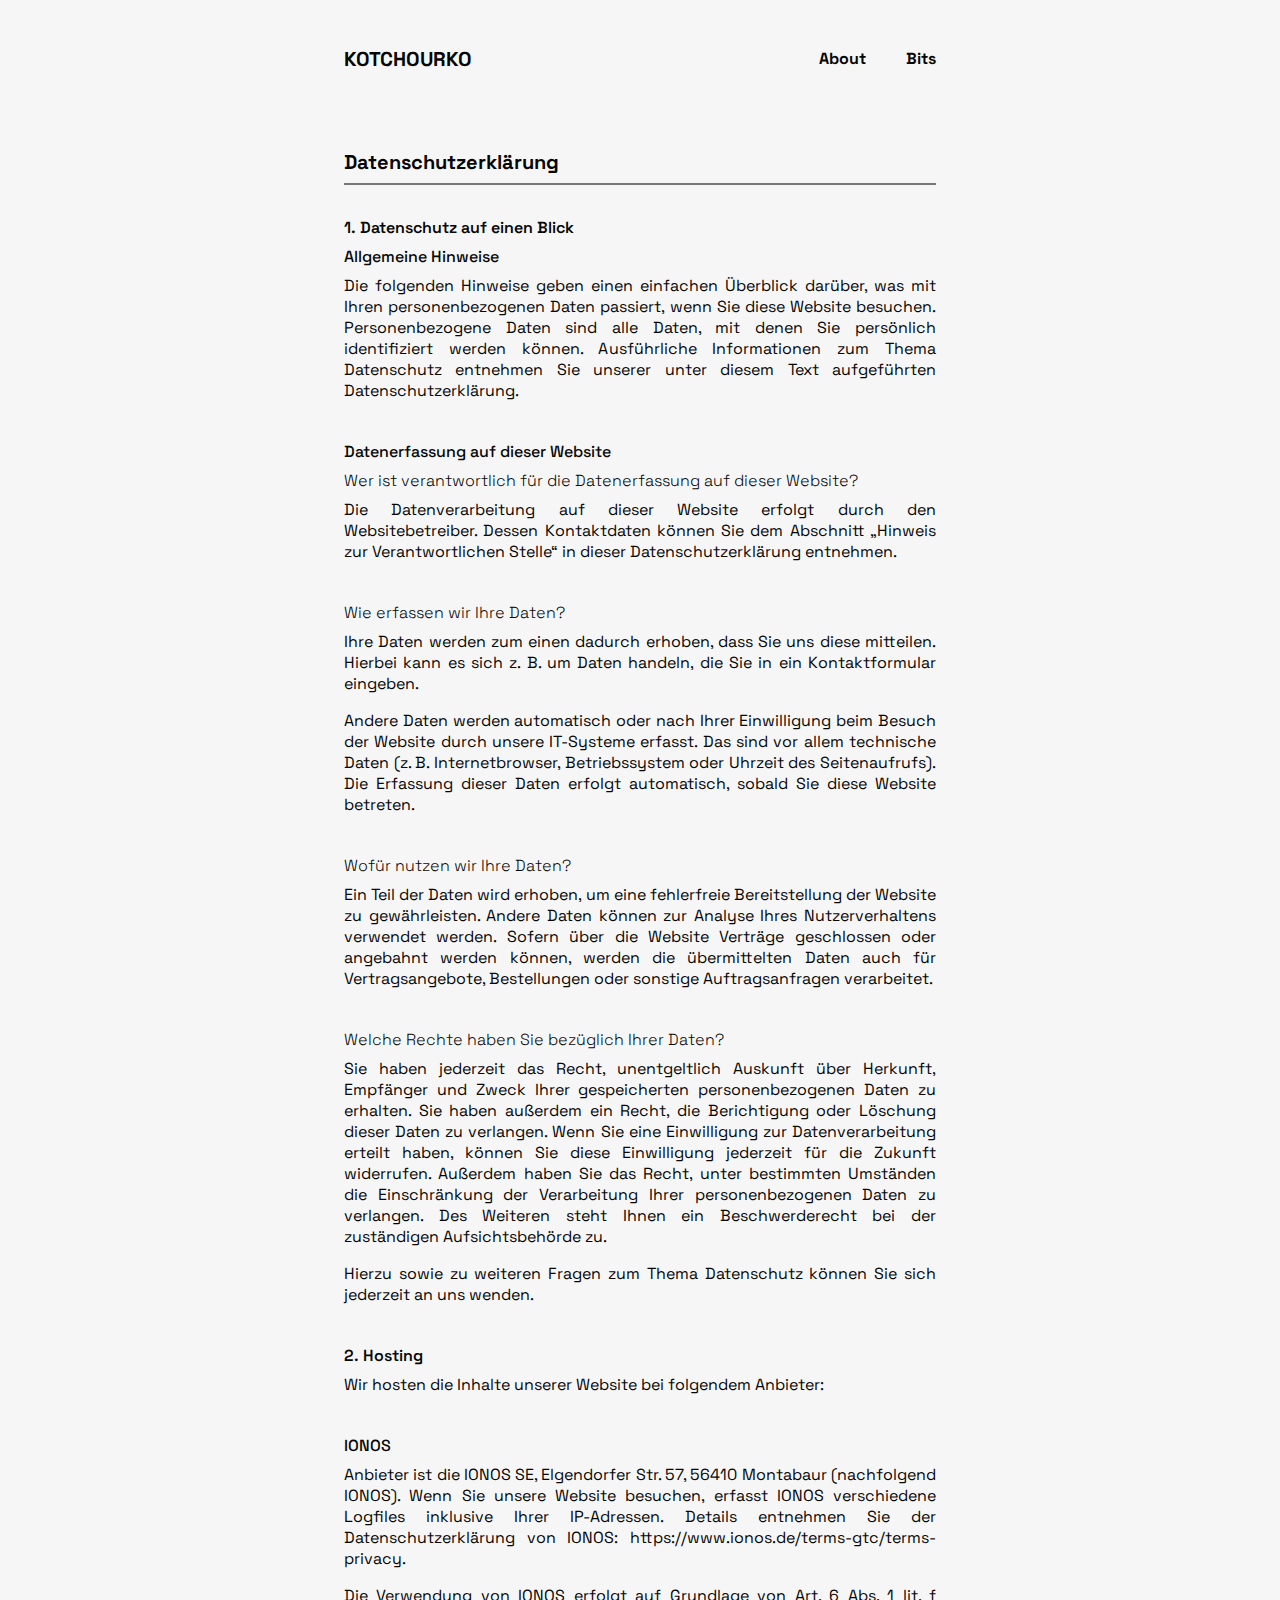
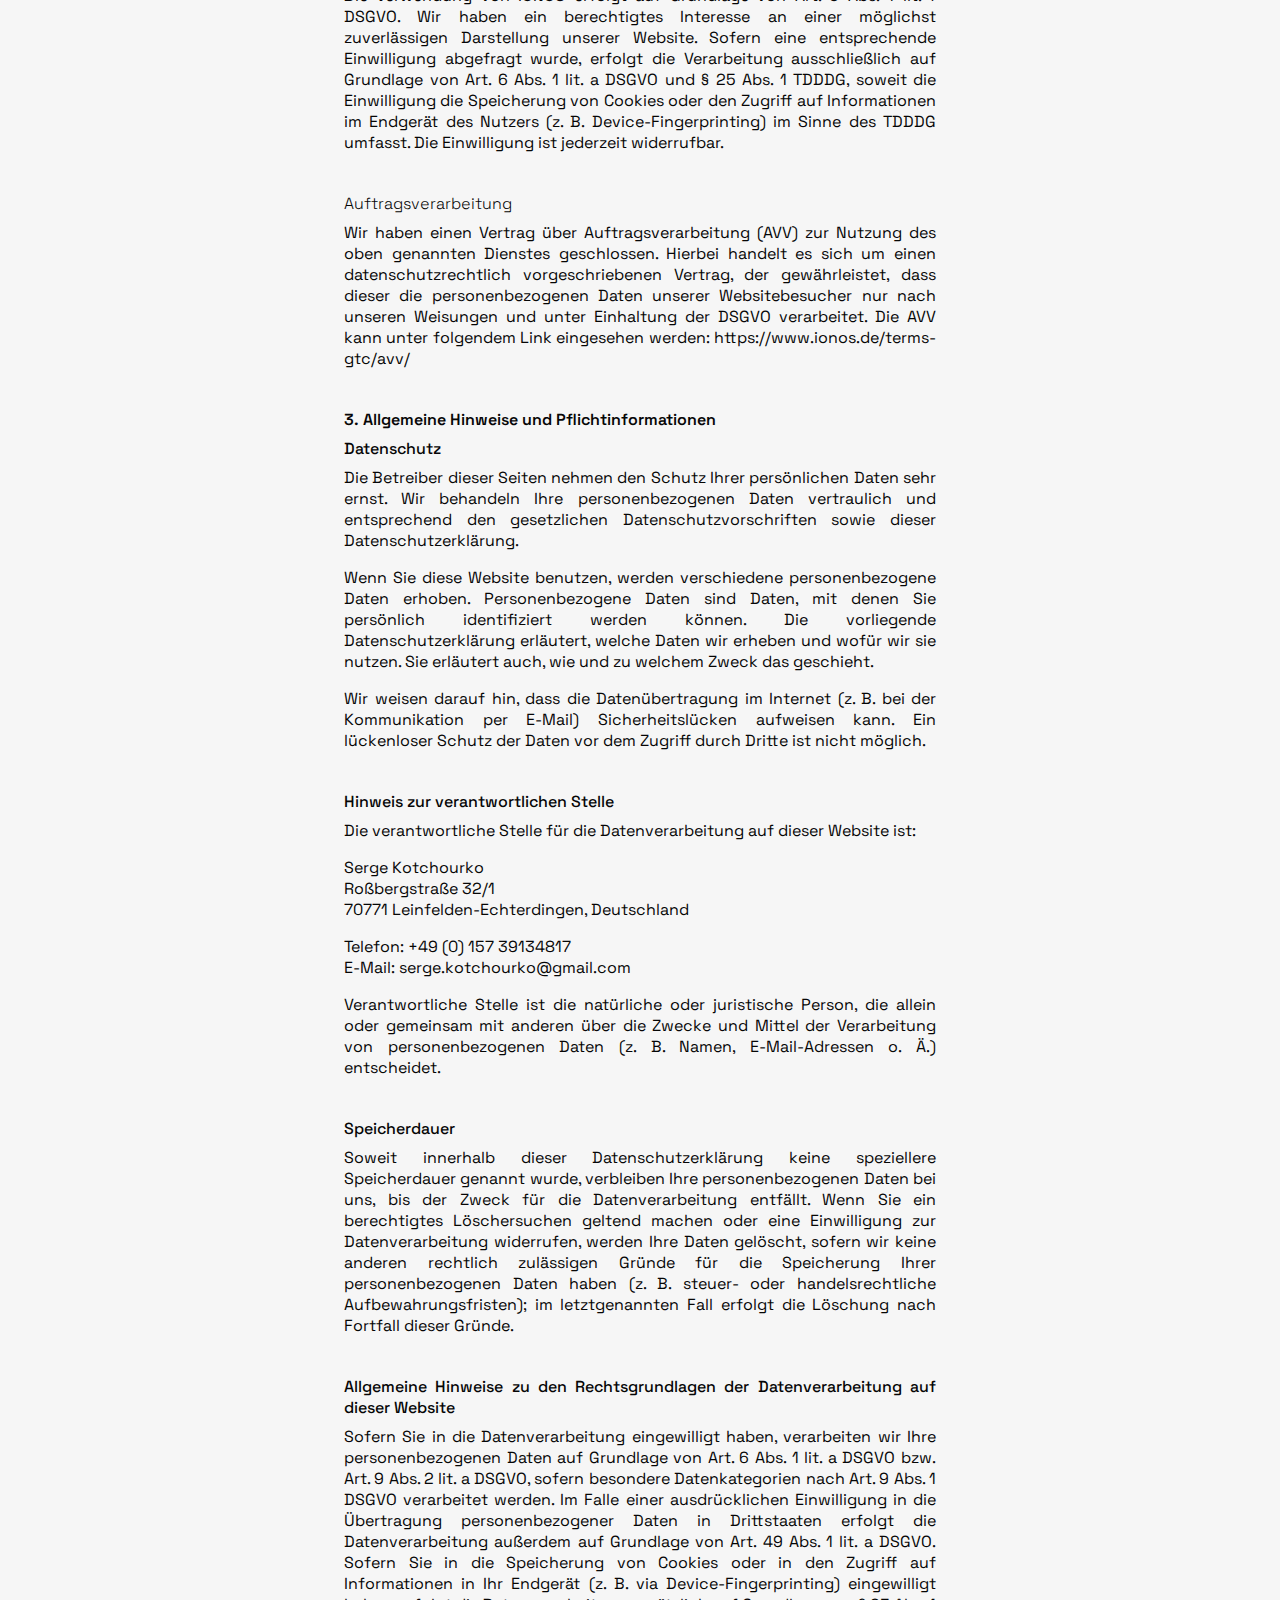
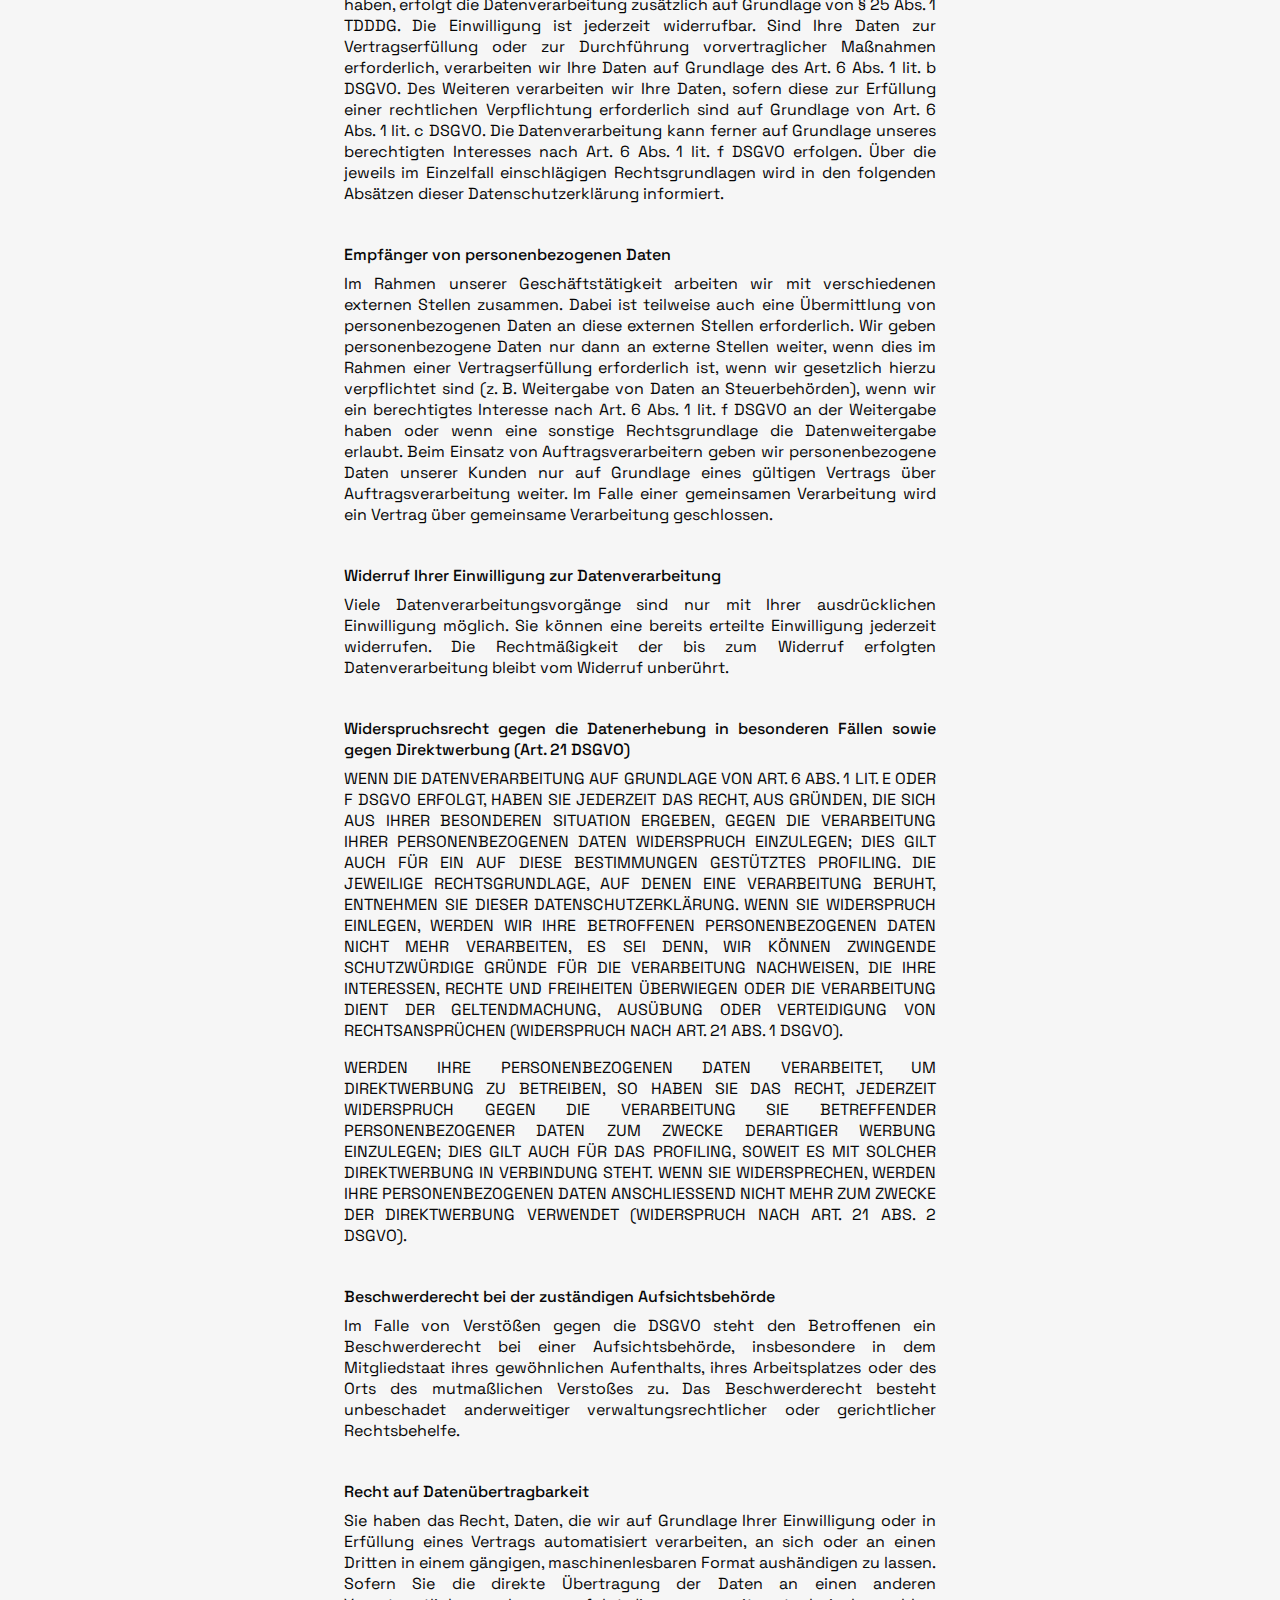
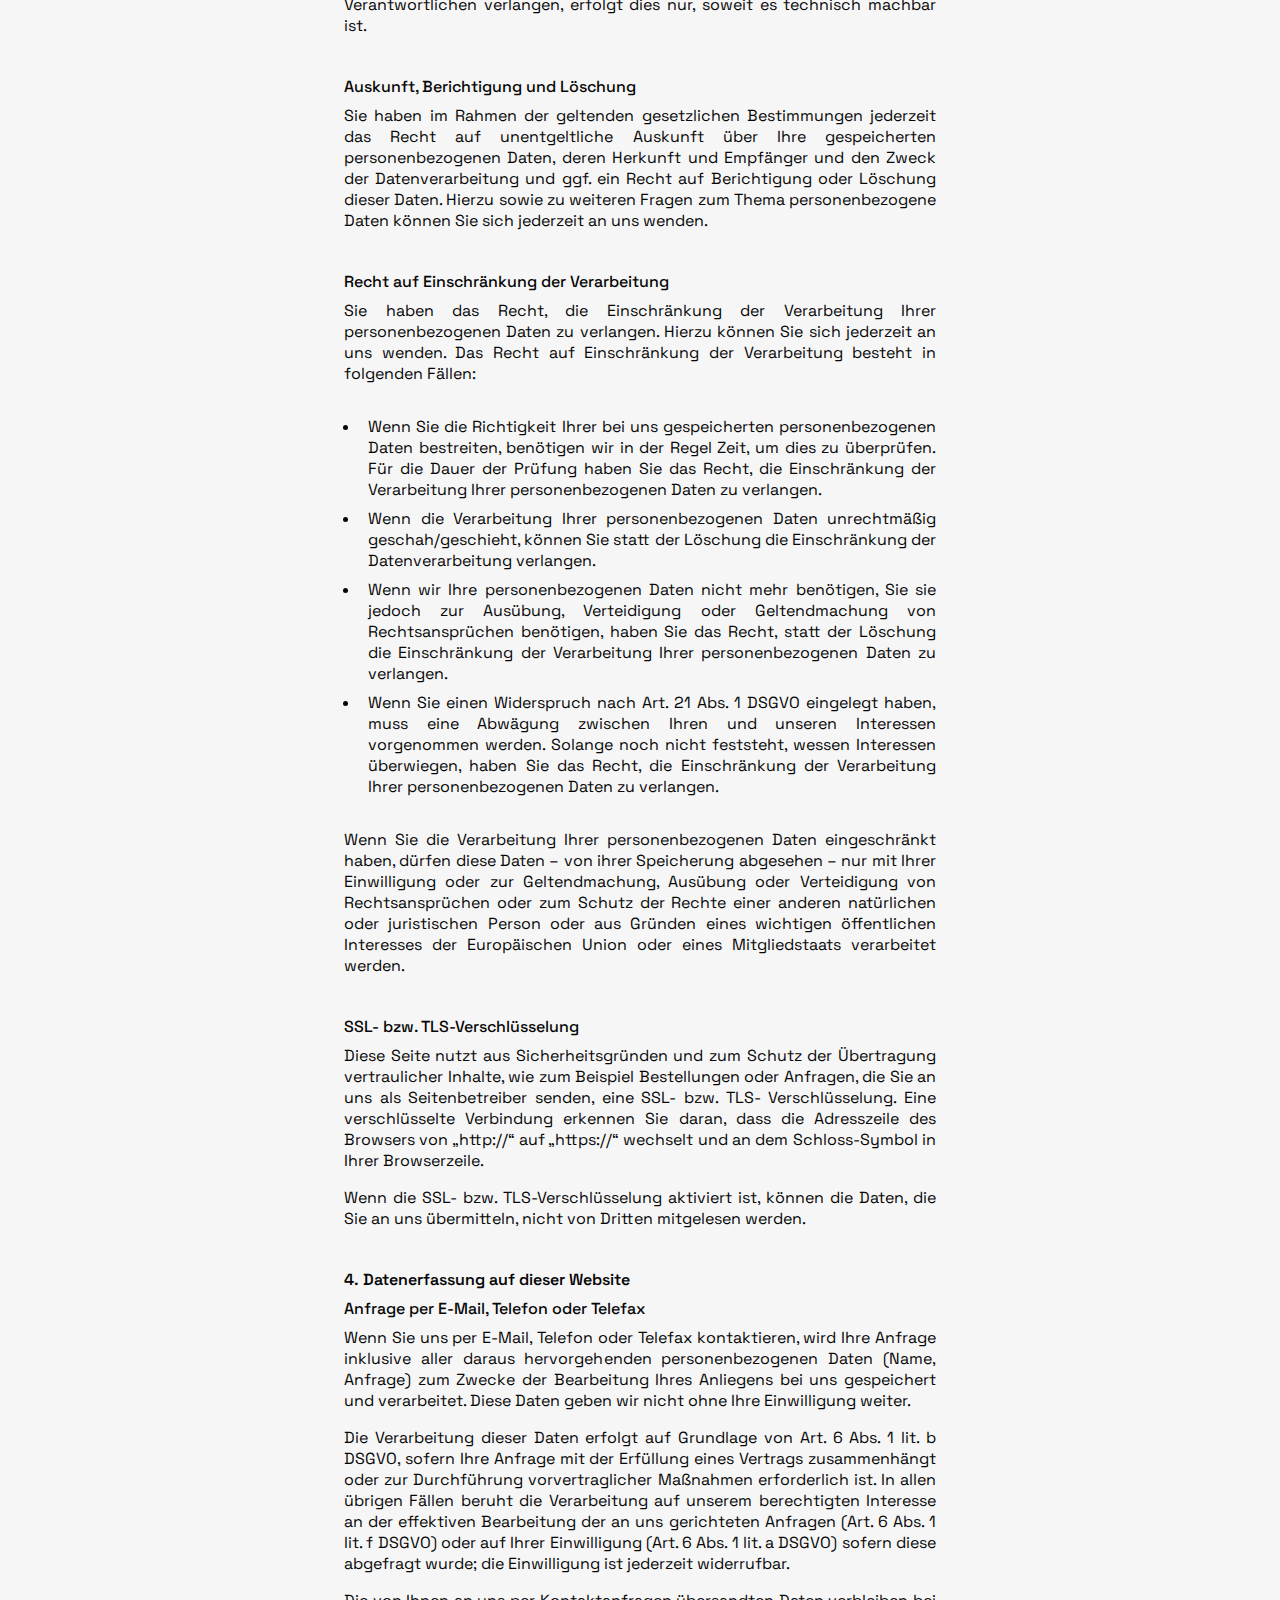
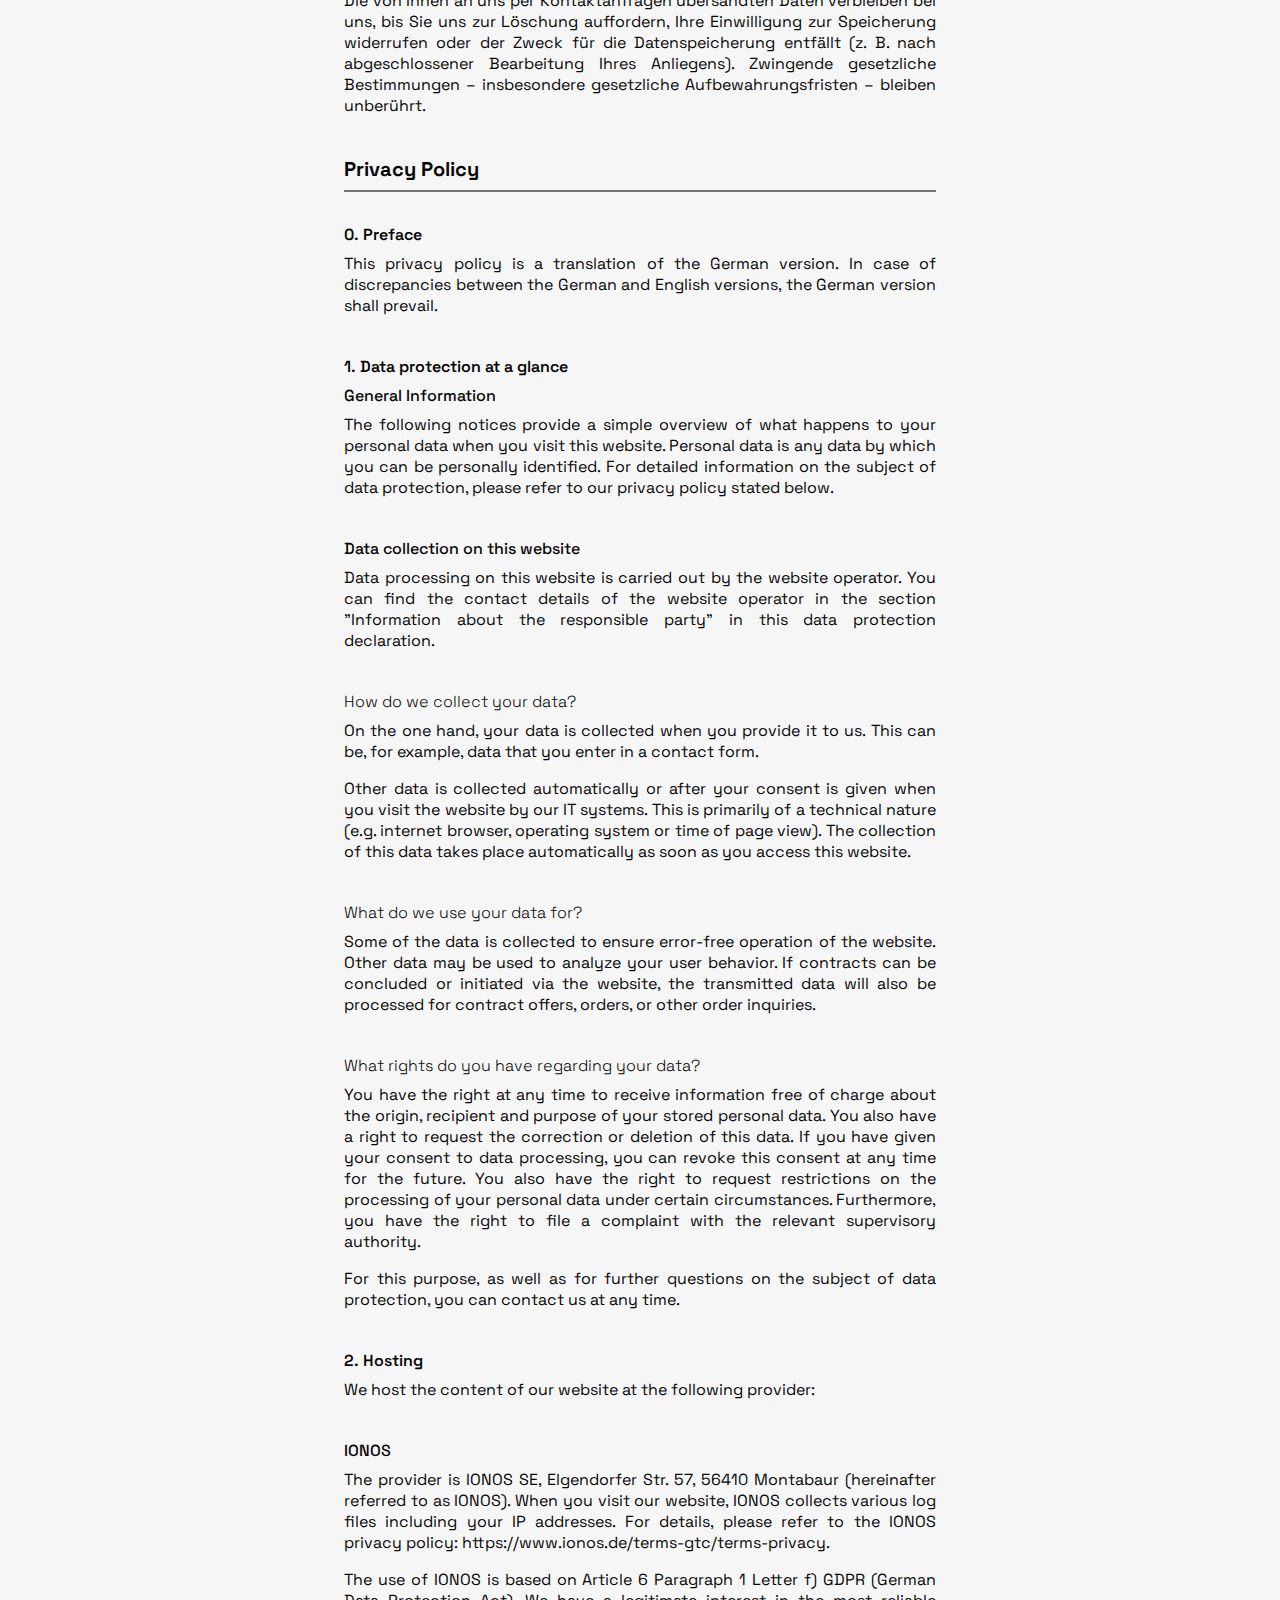
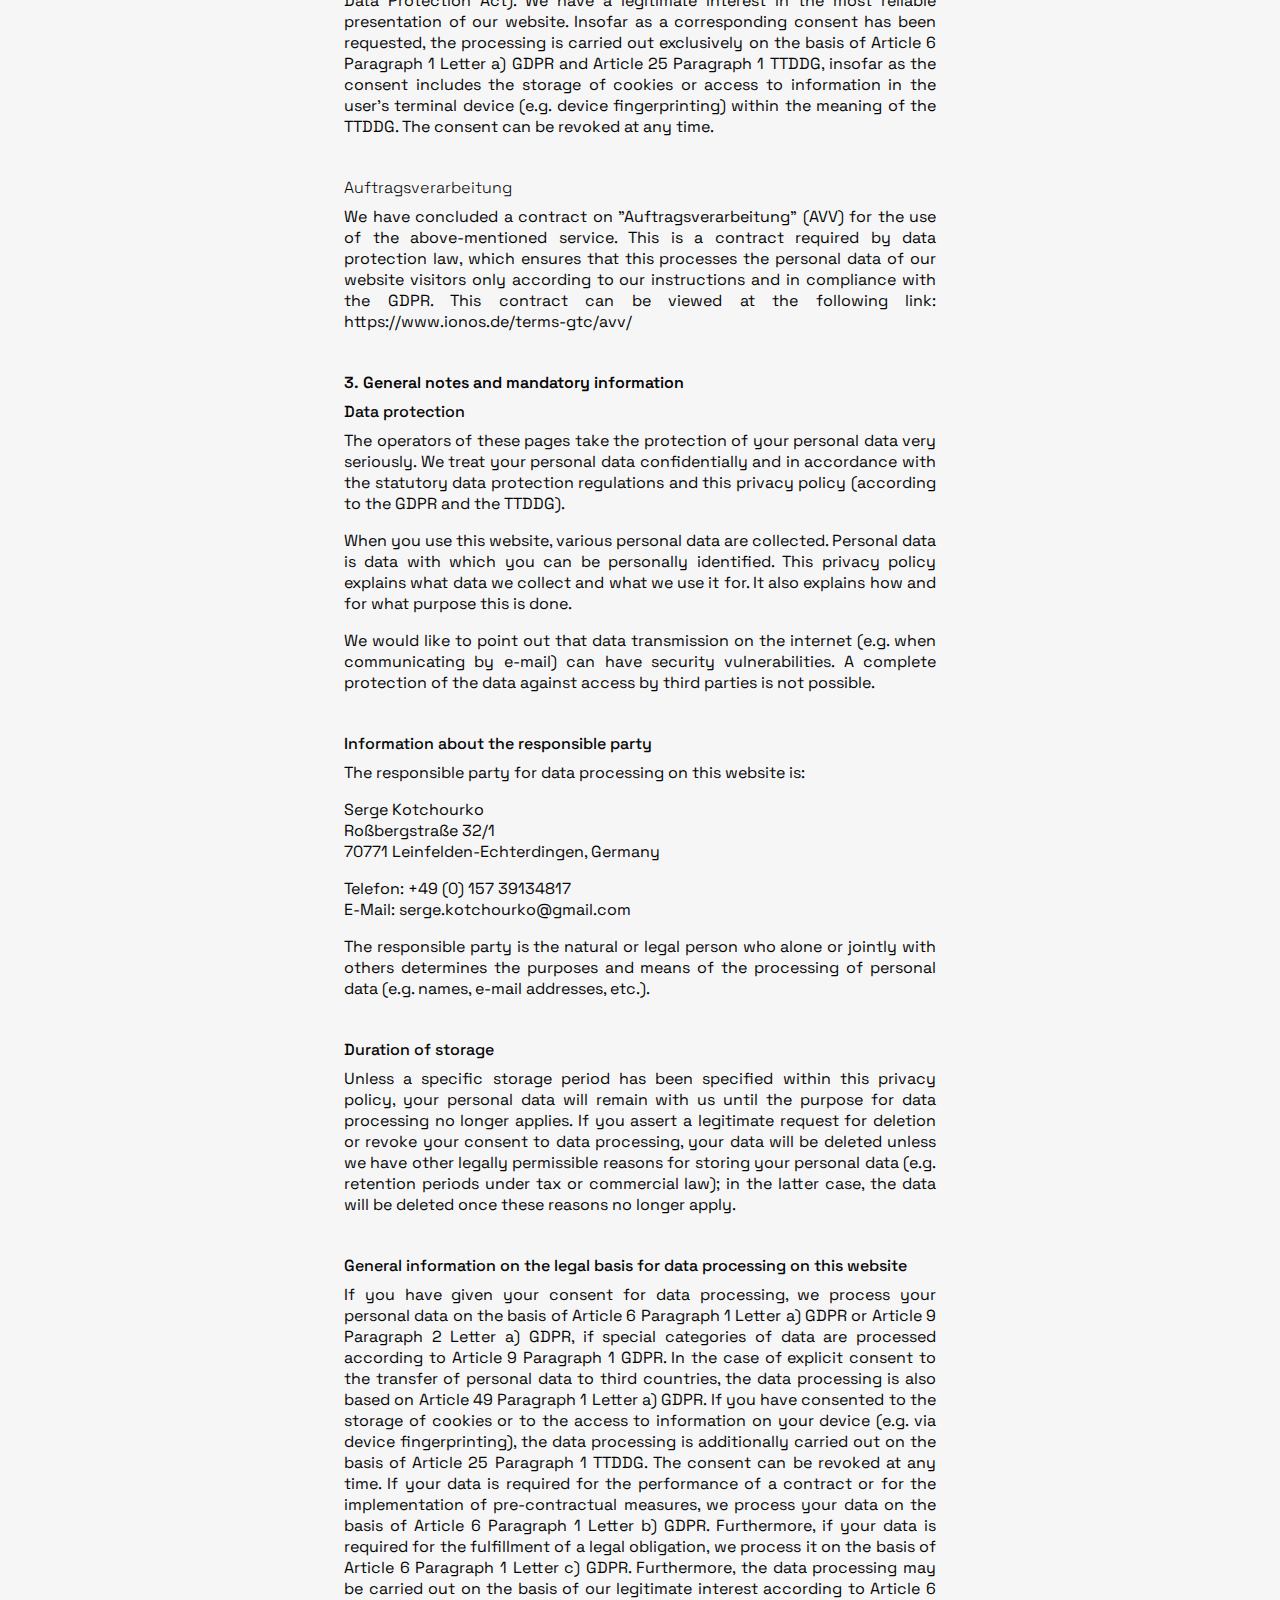
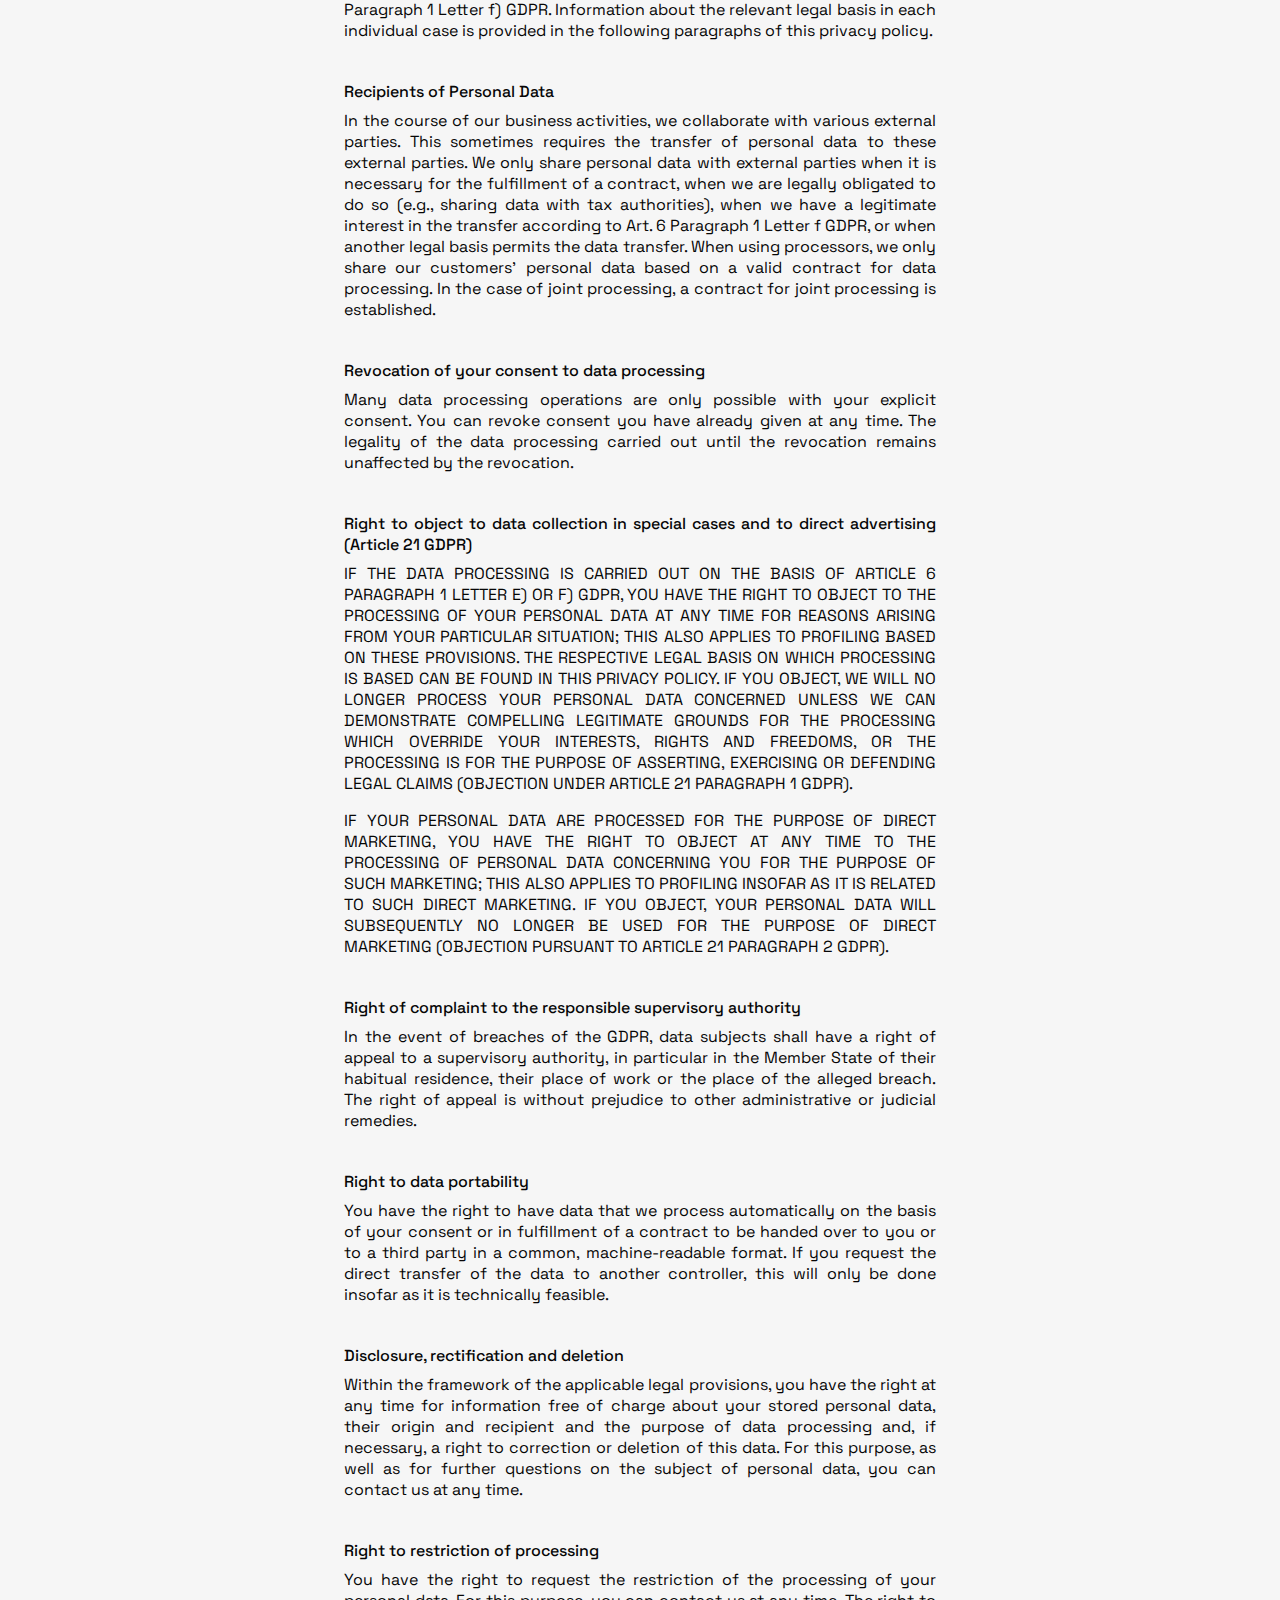
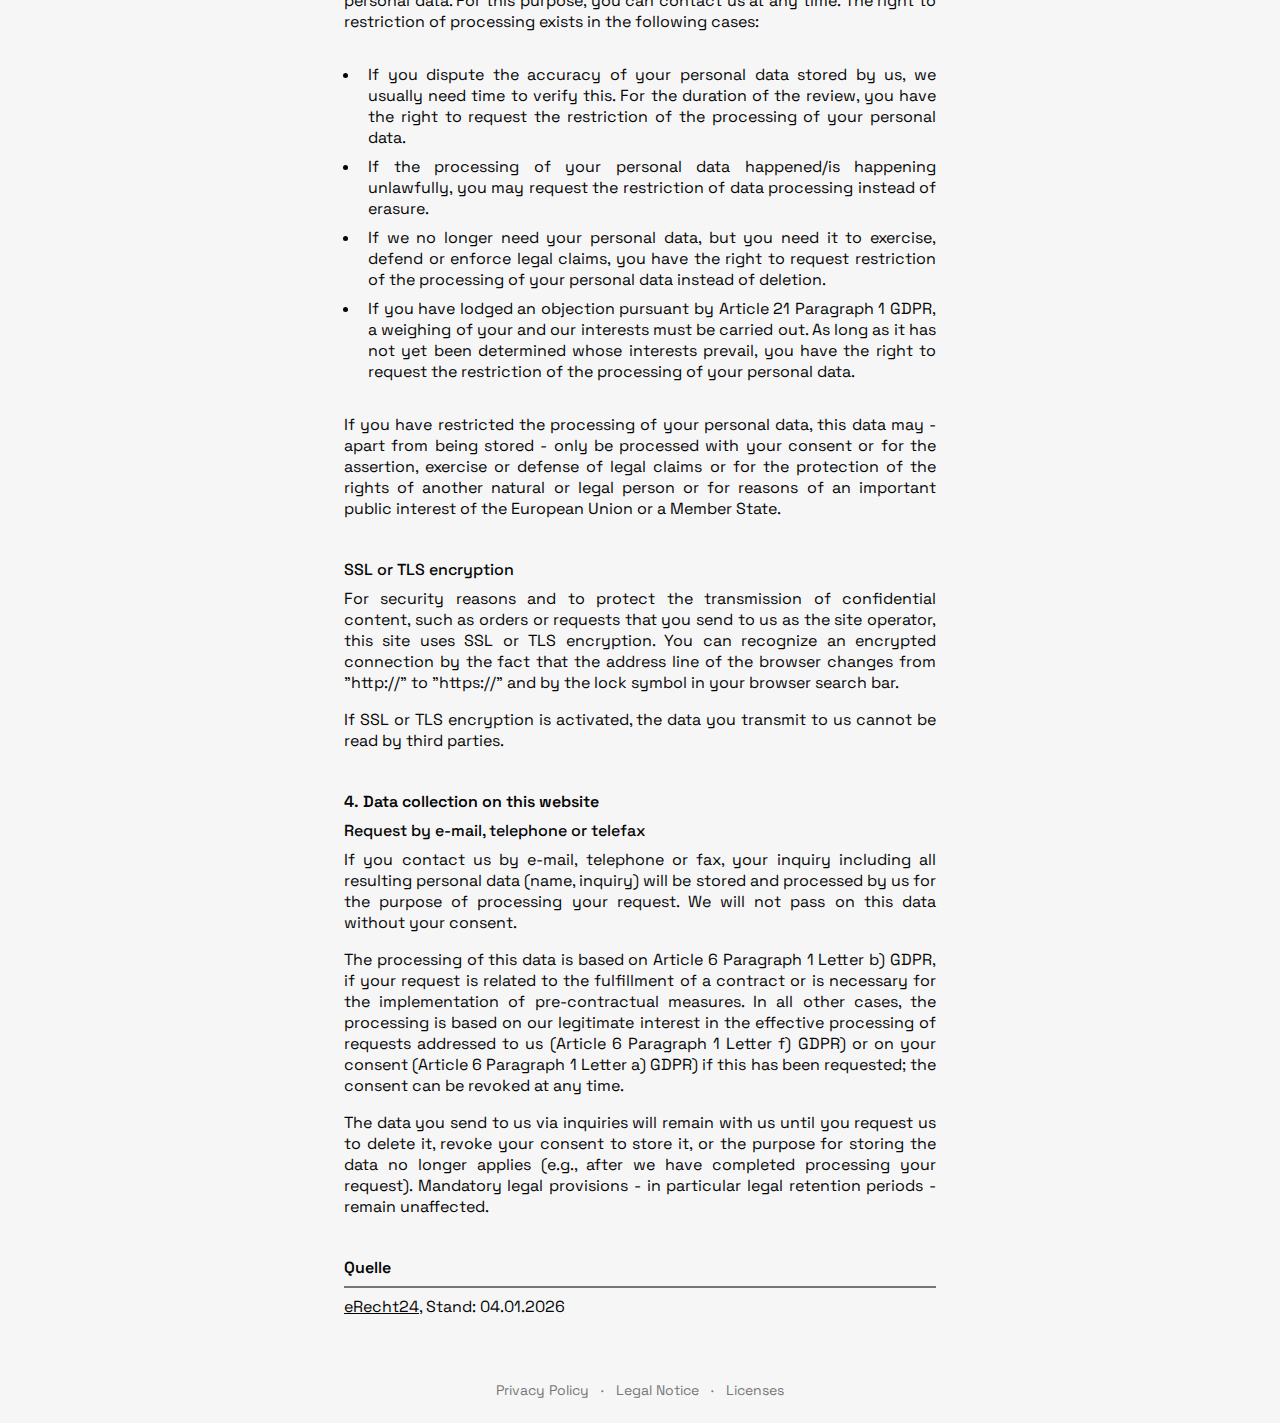
<file: privacy-policy/index.html>
<!doctype html>
<html lang="en">
    <head>
        <title>Kotchourko - Privacy Policy</title>
        <link rel="icon" href="/favicon.png" />
        <link rel="stylesheet" href="/css/base/base.css" />
        
        
        

        <!-- Meta -->
        <meta charset="UTF-8" />
        <meta name="viewport" content="width=device-width, initial-scale=1.0" />
        <meta name="description" content="Privacy policy page of kotchourko.dev" />
        <meta
            name="keywords"
            content="Serge Kotchourko, Kotchourko Serge, Kotchourko, Serge, Computer Science, Computer Scientist, "
        />
        <meta name="author" content="Serge Kotchourko" />

        <!-- Open Graph -->
        <meta property="og:title" content="Kotchourko - Privacy Policy" />
        <meta property="og:type" content="website" />
        <meta property="og:url" content="https://kotchourko.dev/privacy-policy" />
        <meta
            property="og:image"
            content="https://kotchourko.dev/images/me.webp"
        />
        <meta property="og:description" content="Privacy policy page of kotchourko.dev" />
        <meta property="og:site_name" content="Kotchourko" />
    </head>
    <body>
        <nav>
            <a href="/">KOTCHOURKO</a>

            <ul>
                <li><a href="/about"> About </a></li>
                <li><a href="/bits"> Bits </a></li>
            </ul>
        </nav>

        <main>
            <h1 id="datenschutzerklrung"><a href="#datenschutzerklrung" class="anchor">Datenschutzerklärung</a></h1>
<hr>
<h2 id="1-datenschutz-auf-einen-blick"><a href="#1-datenschutz-auf-einen-blick" class="anchor">1. Datenschutz auf einen Blick</a></h2>
<h3 id="allgemeine-hinweise"><a href="#allgemeine-hinweise" class="anchor">Allgemeine Hinweise</a></h3>
<p>Die folgenden Hinweise geben einen einfachen Überblick darüber, was mit Ihren personenbezogenen Daten passiert, wenn Sie diese Website besuchen. Personenbezogene Daten sind alle Daten, mit denen Sie persönlich identifiziert werden können. Ausführliche Informationen zum Thema Datenschutz entnehmen Sie unserer unter diesem Text aufgeführten Datenschutzerklärung.</p>
<h3 id="datenerfassung-auf-dieser-website"><a href="#datenerfassung-auf-dieser-website" class="anchor">Datenerfassung auf dieser Website</a></h3>
<h4 id="wer-ist-verantwortlich-fr-die-datenerfassung-auf-dieser-website"><a href="#wer-ist-verantwortlich-fr-die-datenerfassung-auf-dieser-website" class="anchor">Wer ist verantwortlich für die Datenerfassung auf dieser Website?</a></h4>
<p>Die Datenverarbeitung auf dieser Website erfolgt durch den Websitebetreiber. Dessen Kontaktdaten können Sie dem Abschnitt „Hinweis zur Verantwortlichen Stelle“ in dieser Datenschutzerklärung entnehmen.</p>
<h4 id="wie-erfassen-wir-ihre-daten"><a href="#wie-erfassen-wir-ihre-daten" class="anchor">Wie erfassen wir Ihre Daten?</a></h4>
<p>Ihre Daten werden zum einen dadurch erhoben, dass Sie uns diese mitteilen. Hierbei kann es sich z. B. um Daten handeln, die Sie in ein Kontaktformular eingeben.</p>
<p>Andere Daten werden automatisch oder nach Ihrer Einwilligung beim Besuch der Website durch unsere IT-Systeme erfasst. Das sind vor allem technische Daten (z. B. Internetbrowser, Betriebssystem oder Uhrzeit des Seitenaufrufs). Die Erfassung dieser Daten erfolgt automatisch, sobald Sie diese Website betreten.</p>
<h4 id="wofr-nutzen-wir-ihre-daten"><a href="#wofr-nutzen-wir-ihre-daten" class="anchor">Wofür nutzen wir Ihre Daten?</a></h4>
<p>Ein Teil der Daten wird erhoben, um eine fehlerfreie Bereitstellung der Website zu gewährleisten. Andere Daten können zur Analyse Ihres Nutzerverhaltens verwendet werden. Sofern über die Website Verträge geschlossen oder angebahnt werden können, werden die übermittelten Daten auch für Vertragsangebote, Bestellungen oder sonstige Auftragsanfragen verarbeitet.</p>
<h4 id="welche-rechte-haben-sie-bezglich-ihrer-daten"><a href="#welche-rechte-haben-sie-bezglich-ihrer-daten" class="anchor">Welche Rechte haben Sie bezüglich Ihrer Daten?</a></h4>
<p>Sie haben jederzeit das Recht, unentgeltlich Auskunft über Herkunft, Empfänger und Zweck Ihrer gespeicherten personenbezogenen Daten zu erhalten. Sie haben außerdem ein Recht, die Berichtigung oder Löschung dieser Daten zu verlangen. Wenn Sie eine Einwilligung zur Datenverarbeitung erteilt haben, können Sie diese Einwilligung jederzeit für die Zukunft widerrufen. Außerdem haben Sie das Recht, unter bestimmten Umständen die Einschränkung der Verarbeitung Ihrer personenbezogenen Daten zu verlangen. Des Weiteren steht Ihnen ein Beschwerderecht bei der zuständigen Aufsichtsbehörde zu.</p>
<p>Hierzu sowie zu weiteren Fragen zum Thema Datenschutz können Sie sich jederzeit an uns wenden.</p>
<h2 id="2-hosting"><a href="#2-hosting" class="anchor">2. Hosting</a></h2>
<p>Wir hosten die Inhalte unserer Website bei folgendem Anbieter:</p>
<h3 id="ionos"><a href="#ionos" class="anchor">IONOS</a></h3>
<p>Anbieter ist die IONOS SE, Elgendorfer Str. 57, 56410 Montabaur (nachfolgend IONOS). Wenn Sie unsere Website besuchen, erfasst IONOS verschiedene Logfiles inklusive Ihrer IP-Adressen. Details entnehmen Sie der Datenschutzerklärung von IONOS: https://www.ionos.de/terms-gtc/terms-privacy.</p>
<p>Die Verwendung von IONOS erfolgt auf Grundlage von Art. 6 Abs. 1 lit. f DSGVO. Wir haben ein berechtigtes Interesse an einer möglichst zuverlässigen Darstellung unserer Website. Sofern eine entsprechende Einwilligung abgefragt wurde, erfolgt die Verarbeitung ausschließlich auf Grundlage von Art. 6 Abs. 1 lit. a DSGVO und § 25 Abs. 1 TDDDG, soweit die Einwilligung die Speicherung von Cookies oder den Zugriff auf Informationen im Endgerät des Nutzers (z. B. Device-Fingerprinting) im Sinne des TDDDG umfasst. Die Einwilligung ist jederzeit widerrufbar.</p>
<h4 id="auftragsverarbeitung"><a href="#auftragsverarbeitung" class="anchor">Auftragsverarbeitung</a></h4>
<p>Wir haben einen Vertrag über Auftragsverarbeitung (AVV) zur Nutzung des oben genannten Dienstes geschlossen. Hierbei handelt es sich um einen datenschutzrechtlich vorgeschriebenen Vertrag, der gewährleistet, dass dieser die personenbezogenen Daten unserer Websitebesucher nur nach unseren Weisungen und unter Einhaltung der DSGVO verarbeitet. Die AVV kann unter folgendem Link eingesehen werden: https://www.ionos.de/terms-gtc/avv/</p>
<h2 id="3-allgemeine-hinweise-und-pflichtinformationen"><a href="#3-allgemeine-hinweise-und-pflichtinformationen" class="anchor">3. Allgemeine Hinweise und Pflichtinformationen</a></h2>
<h3 id="datenschutz"><a href="#datenschutz" class="anchor">Datenschutz</a></h3>
<p>Die Betreiber dieser Seiten nehmen den Schutz Ihrer persönlichen Daten sehr ernst. Wir behandeln Ihre personenbezogenen Daten vertraulich und entsprechend den gesetzlichen Datenschutzvorschriften sowie dieser Datenschutzerklärung.</p>
<p>Wenn Sie diese Website benutzen, werden verschiedene personenbezogene Daten erhoben. Personenbezogene Daten sind Daten, mit denen Sie persönlich identifiziert werden können. Die vorliegende Datenschutzerklärung erläutert, welche Daten wir erheben und wofür wir sie nutzen. Sie erläutert auch, wie und zu welchem Zweck das geschieht.</p>
<p>Wir weisen darauf hin, dass die Datenübertragung im Internet (z. B. bei der Kommunikation per E-Mail) Sicherheitslücken aufweisen kann. Ein lückenloser Schutz der Daten vor dem Zugriff durch Dritte ist nicht möglich.</p>
<h3 id="hinweis-zur-verantwortlichen-stelle"><a href="#hinweis-zur-verantwortlichen-stelle" class="anchor">Hinweis zur verantwortlichen Stelle</a></h3>
<p>Die verantwortliche Stelle für die Datenverarbeitung auf dieser Website ist:</p>
<p>Serge Kotchourko <br>
Roßbergstraße 32/1 <br>
70771 Leinfelden-Echterdingen, Deutschland</p>
<p>Telefon: +49 (0) 157 39134817 <br>
E-Mail: serge.kotchourko@gmail.com</p>
<p>Verantwortliche Stelle ist die natürliche oder juristische Person, die allein oder gemeinsam mit anderen über die Zwecke und Mittel der Verarbeitung von personenbezogenen Daten (z. B. Namen, E-Mail-Adressen o. Ä.) entscheidet.</p>
<h3 id="speicherdauer"><a href="#speicherdauer" class="anchor">Speicherdauer</a></h3>
<p>Soweit innerhalb dieser Datenschutzerklärung keine speziellere Speicherdauer genannt wurde, verbleiben Ihre personenbezogenen Daten bei uns, bis der Zweck für die Datenverarbeitung entfällt. Wenn Sie ein berechtigtes Löschersuchen geltend machen oder eine Einwilligung zur Datenverarbeitung widerrufen, werden Ihre Daten gelöscht, sofern wir keine anderen rechtlich zulässigen Gründe für die Speicherung Ihrer personenbezogenen Daten haben (z. B. steuer- oder handelsrechtliche Aufbewahrungsfristen); im letztgenannten Fall erfolgt die Löschung nach Fortfall dieser Gründe.</p>
<h3 id="allgemeine-hinweise-zu-den-rechtsgrundlagen-der-datenverarbeitung-auf-dieser-website"><a href="#allgemeine-hinweise-zu-den-rechtsgrundlagen-der-datenverarbeitung-auf-dieser-website" class="anchor">Allgemeine Hinweise zu den Rechtsgrundlagen der Datenverarbeitung auf dieser Website</a></h3>
<p>Sofern Sie in die Datenverarbeitung eingewilligt haben, verarbeiten wir Ihre personenbezogenen Daten auf Grundlage von Art. 6 Abs. 1 lit. a DSGVO bzw. Art. 9 Abs. 2 lit. a DSGVO, sofern besondere Datenkategorien nach Art. 9 Abs. 1 DSGVO verarbeitet werden. Im Falle einer ausdrücklichen Einwilligung in die Übertragung personenbezogener Daten in Drittstaaten erfolgt die Datenverarbeitung außerdem auf Grundlage von Art. 49 Abs. 1 lit. a DSGVO. Sofern Sie in die Speicherung von Cookies oder in den Zugriff auf Informationen in Ihr Endgerät (z. B. via Device-Fingerprinting) eingewilligt haben, erfolgt die Datenverarbeitung zusätzlich auf Grundlage von § 25 Abs. 1 TDDDG. Die Einwilligung ist jederzeit widerrufbar. Sind Ihre Daten zur Vertragserfüllung oder zur Durchführung vorvertraglicher Maßnahmen erforderlich, verarbeiten wir Ihre Daten auf Grundlage des Art. 6 Abs. 1 lit. b DSGVO. Des Weiteren verarbeiten wir Ihre Daten, sofern diese zur Erfüllung einer rechtlichen Verpflichtung erforderlich sind auf Grundlage von Art. 6 Abs. 1 lit. c DSGVO. Die Datenverarbeitung kann ferner auf Grundlage unseres berechtigten Interesses nach Art. 6 Abs. 1 lit. f DSGVO erfolgen. Über die jeweils im Einzelfall einschlägigen Rechtsgrundlagen wird in den folgenden Absätzen dieser Datenschutzerklärung informiert.</p>
<h3 id="empfnger-von-personenbezogenen-daten"><a href="#empfnger-von-personenbezogenen-daten" class="anchor">Empfänger von personenbezogenen Daten</a></h3>
<p>Im Rahmen unserer Geschäftstätigkeit arbeiten wir mit verschiedenen externen Stellen zusammen. Dabei ist teilweise auch eine Übermittlung von personenbezogenen Daten an diese externen Stellen erforderlich. Wir geben personenbezogene Daten nur dann an externe Stellen weiter, wenn dies im Rahmen einer Vertragserfüllung erforderlich ist, wenn wir gesetzlich hierzu verpflichtet sind (z. B. Weitergabe von Daten an Steuerbehörden), wenn wir ein berechtigtes Interesse nach Art. 6 Abs. 1 lit. f DSGVO an der Weitergabe haben oder wenn eine sonstige Rechtsgrundlage die Datenweitergabe erlaubt. Beim Einsatz von Auftragsverarbeitern geben wir personenbezogene Daten unserer Kunden nur auf Grundlage eines gültigen Vertrags über Auftragsverarbeitung weiter. Im Falle einer gemeinsamen Verarbeitung wird ein Vertrag über gemeinsame Verarbeitung geschlossen.</p>
<h3 id="widerruf-ihrer-einwilligung-zur-datenverarbeitung"><a href="#widerruf-ihrer-einwilligung-zur-datenverarbeitung" class="anchor">Widerruf Ihrer Einwilligung zur Datenverarbeitung</a></h3>
<p>Viele Datenverarbeitungsvorgänge sind nur mit Ihrer ausdrücklichen Einwilligung möglich. Sie können eine bereits erteilte Einwilligung jederzeit widerrufen. Die Rechtmäßigkeit der bis zum Widerruf erfolgten Datenverarbeitung bleibt vom Widerruf unberührt.</p>
<h3 id="widerspruchsrecht-gegen-die-datenerhebung-in-besonderen-fllen-sowie-gegen-direktwerbung-art-21-dsgvo"><a href="#widerspruchsrecht-gegen-die-datenerhebung-in-besonderen-fllen-sowie-gegen-direktwerbung-art-21-dsgvo" class="anchor">Widerspruchsrecht gegen die Datenerhebung in besonderen Fällen sowie gegen Direktwerbung (Art. 21 DSGVO)</a></h3>
<p>WENN DIE DATENVERARBEITUNG AUF GRUNDLAGE VON ART. 6 ABS. 1 LIT. E ODER F DSGVO ERFOLGT, HABEN SIE JEDERZEIT DAS RECHT, AUS GRÜNDEN, DIE SICH AUS IHRER BESONDEREN SITUATION ERGEBEN, GEGEN DIE VERARBEITUNG IHRER PERSONENBEZOGENEN DATEN WIDERSPRUCH EINZULEGEN; DIES GILT AUCH FÜR EIN AUF DIESE BESTIMMUNGEN GESTÜTZTES PROFILING. DIE JEWEILIGE RECHTSGRUNDLAGE, AUF DENEN EINE VERARBEITUNG BERUHT, ENTNEHMEN SIE DIESER DATENSCHUTZERKLÄRUNG. WENN SIE WIDERSPRUCH EINLEGEN, WERDEN WIR IHRE BETROFFENEN PERSONENBEZOGENEN DATEN NICHT MEHR VERARBEITEN, ES SEI DENN, WIR KÖNNEN ZWINGENDE SCHUTZWÜRDIGE GRÜNDE FÜR DIE VERARBEITUNG NACHWEISEN, DIE IHRE INTERESSEN, RECHTE UND FREIHEITEN ÜBERWIEGEN ODER DIE VERARBEITUNG DIENT DER GELTENDMACHUNG, AUSÜBUNG ODER VERTEIDIGUNG VON RECHTSANSPRÜCHEN (WIDERSPRUCH NACH ART. 21 ABS. 1 DSGVO).</p>
<p>WERDEN IHRE PERSONENBEZOGENEN DATEN VERARBEITET, UM DIREKTWERBUNG ZU BETREIBEN, SO HABEN SIE DAS RECHT, JEDERZEIT WIDERSPRUCH GEGEN DIE VERARBEITUNG SIE BETREFFENDER PERSONENBEZOGENER DATEN ZUM ZWECKE DERARTIGER WERBUNG EINZULEGEN; DIES GILT AUCH FÜR DAS PROFILING, SOWEIT ES MIT SOLCHER DIREKTWERBUNG IN VERBINDUNG STEHT. WENN SIE WIDERSPRECHEN, WERDEN IHRE PERSONENBEZOGENEN DATEN ANSCHLIESSEND NICHT MEHR ZUM ZWECKE DER DIREKTWERBUNG VERWENDET (WIDERSPRUCH NACH ART. 21 ABS. 2 DSGVO).</p>
<h3 id="beschwerderecht-bei-der-zustndigen-aufsichtsbehrde"><a href="#beschwerderecht-bei-der-zustndigen-aufsichtsbehrde" class="anchor">Beschwerderecht bei der zuständigen Aufsichtsbehörde</a></h3>
<p>Im Falle von Verstößen gegen die DSGVO steht den Betroffenen ein Beschwerderecht bei einer Aufsichtsbehörde, insbesondere in dem Mitgliedstaat ihres gewöhnlichen Aufenthalts, ihres Arbeitsplatzes oder des Orts des mutmaßlichen Verstoßes zu. Das Beschwerderecht besteht unbeschadet anderweitiger verwaltungsrechtlicher oder gerichtlicher Rechtsbehelfe.</p>
<h3 id="recht-auf-datenbertragbarkeit"><a href="#recht-auf-datenbertragbarkeit" class="anchor">Recht auf Datenübertragbarkeit</a></h3>
<p>Sie haben das Recht, Daten, die wir auf Grundlage Ihrer Einwilligung oder in Erfüllung eines Vertrags automatisiert verarbeiten, an sich oder an einen Dritten in einem gängigen, maschinenlesbaren Format aushändigen zu lassen. Sofern Sie die direkte Übertragung der Daten an einen anderen Verantwortlichen verlangen, erfolgt dies nur, soweit es technisch machbar ist.</p>
<h3 id="auskunft-berichtigung-und-lschung"><a href="#auskunft-berichtigung-und-lschung" class="anchor">Auskunft, Berichtigung und Löschung</a></h3>
<p>Sie haben im Rahmen der geltenden gesetzlichen Bestimmungen jederzeit das Recht auf unentgeltliche Auskunft über Ihre gespeicherten personenbezogenen Daten, deren Herkunft und Empfänger und den Zweck der Datenverarbeitung und ggf. ein Recht auf Berichtigung oder Löschung dieser Daten. Hierzu sowie zu weiteren Fragen zum Thema personenbezogene Daten können Sie sich jederzeit an uns wenden.</p>
<h3 id="recht-auf-einschrnkung-der-verarbeitung"><a href="#recht-auf-einschrnkung-der-verarbeitung" class="anchor">Recht auf Einschränkung der Verarbeitung</a></h3>
<p>Sie haben das Recht, die Einschränkung der Verarbeitung Ihrer personenbezogenen Daten zu verlangen. Hierzu können Sie sich jederzeit an uns wenden. Das Recht auf Einschränkung der Verarbeitung besteht in folgenden Fällen:</p>
<ul>
<li>Wenn Sie die Richtigkeit Ihrer bei uns gespeicherten personenbezogenen Daten bestreiten, benötigen wir in der Regel Zeit, um dies zu überprüfen. Für die Dauer der Prüfung haben Sie das Recht, die Einschränkung der Verarbeitung Ihrer personenbezogenen Daten zu verlangen.</li>
<li>Wenn die Verarbeitung Ihrer personenbezogenen Daten unrechtmäßig geschah/geschieht, können Sie statt der Löschung die Einschränkung der Datenverarbeitung verlangen.</li>
<li>Wenn wir Ihre personenbezogenen Daten nicht mehr benötigen, Sie sie jedoch zur Ausübung, Verteidigung oder Geltendmachung von Rechtsansprüchen benötigen, haben Sie das Recht, statt der Löschung die Einschränkung der Verarbeitung Ihrer personenbezogenen Daten zu verlangen.</li>
<li>Wenn Sie einen Widerspruch nach Art. 21 Abs. 1 DSGVO eingelegt haben, muss eine Abwägung zwischen Ihren und unseren Interessen vorgenommen werden. Solange noch nicht feststeht, wessen Interessen überwiegen, haben Sie das Recht, die Einschränkung der Verarbeitung Ihrer personenbezogenen Daten zu verlangen.</li>
</ul>
<p>Wenn Sie die Verarbeitung Ihrer personenbezogenen Daten eingeschränkt haben, dürfen diese Daten – von ihrer Speicherung abgesehen – nur mit Ihrer Einwilligung oder zur Geltendmachung, Ausübung oder Verteidigung von Rechtsansprüchen oder zum Schutz der Rechte einer anderen natürlichen oder juristischen Person oder aus Gründen eines wichtigen öffentlichen Interesses der Europäischen Union oder eines Mitgliedstaats verarbeitet werden.</p>
<h3 id="ssl--bzw-tls-verschlsselung"><a href="#ssl--bzw-tls-verschlsselung" class="anchor">SSL- bzw. TLS-Verschlüsselung</a></h3>
<p>Diese Seite nutzt aus Sicherheitsgründen und zum Schutz der Übertragung vertraulicher Inhalte, wie zum Beispiel Bestellungen oder Anfragen, die Sie an uns als Seitenbetreiber senden, eine SSL- bzw. TLS- Verschlüsselung. Eine verschlüsselte Verbindung erkennen Sie daran, dass die Adresszeile des Browsers von „http://“ auf „https://“ wechselt und an dem Schloss-Symbol in Ihrer Browserzeile.</p>
<p>Wenn die SSL- bzw. TLS-Verschlüsselung aktiviert ist, können die Daten, die Sie an uns übermitteln, nicht von Dritten mitgelesen werden.</p>
<h2 id="4-datenerfassung-auf-dieser-website"><a href="#4-datenerfassung-auf-dieser-website" class="anchor">4. Datenerfassung auf dieser Website</a></h2>
<h3 id="anfrage-per-e-mail-telefon-oder-telefax"><a href="#anfrage-per-e-mail-telefon-oder-telefax" class="anchor">Anfrage per E-Mail, Telefon oder Telefax</a></h3>
<p>Wenn Sie uns per E-Mail, Telefon oder Telefax kontaktieren, wird Ihre Anfrage inklusive aller daraus hervorgehenden personenbezogenen Daten (Name, Anfrage) zum Zwecke der Bearbeitung Ihres Anliegens bei uns gespeichert und verarbeitet. Diese Daten geben wir nicht ohne Ihre Einwilligung weiter.</p>
<p>Die Verarbeitung dieser Daten erfolgt auf Grundlage von Art. 6 Abs. 1 lit. b DSGVO, sofern Ihre Anfrage mit der Erfüllung eines Vertrags zusammenhängt oder zur Durchführung vorvertraglicher Maßnahmen erforderlich ist. In allen übrigen Fällen beruht die Verarbeitung auf unserem berechtigten Interesse an der effektiven Bearbeitung der an uns gerichteten Anfragen (Art. 6 Abs. 1 lit. f DSGVO) oder auf Ihrer Einwilligung (Art. 6 Abs. 1 lit. a DSGVO) sofern diese abgefragt wurde; die Einwilligung ist jederzeit widerrufbar.</p>
<p>Die von Ihnen an uns per Kontaktanfragen übersandten Daten verbleiben bei uns, bis Sie uns zur Löschung auffordern, Ihre Einwilligung zur Speicherung widerrufen oder der Zweck für die Datenspeicherung entfällt (z. B. nach abgeschlossener Bearbeitung Ihres Anliegens). Zwingende gesetzliche Bestimmungen – insbesondere gesetzliche Aufbewahrungsfristen – bleiben unberührt.</p>
<h1 id="privacy-policy"><a href="#privacy-policy" class="anchor">Privacy Policy</a></h1>
<hr>
<h2 id="0-preface"><a href="#0-preface" class="anchor">0. Preface</a></h2>
<p>This privacy policy is a translation of the German version. In case of discrepancies between the German and English versions, the German version shall prevail.</p>
<h2 id="1-data-protection-at-a-glance"><a href="#1-data-protection-at-a-glance" class="anchor">1. Data protection at a glance</a></h2>
<h3 id="general-information"><a href="#general-information" class="anchor">General Information</a></h3>
<p>The following notices provide a simple overview of what happens to your personal data when you visit this website. Personal data is any data by which you can be personally identified. For detailed information on the subject of data protection, please refer to our privacy policy stated below.</p>
<h3 id="data-collection-on-this-website"><a href="#data-collection-on-this-website" class="anchor">Data collection on this website</a></h3>
<p>Data processing on this website is carried out by the website operator. You can find the contact details of the website operator in the section "Information about the responsible party" in this data protection declaration.</p>
<h4 id="how-do-we-collect-your-data"><a href="#how-do-we-collect-your-data" class="anchor">How do we collect your data?</a></h4>
<p>On the one hand, your data is collected when you provide it to us. This can be, for example, data that you enter in a contact form.</p>
<p>Other data is collected automatically or after your consent is given when you visit the website by our IT systems. This is primarily of a technical nature (e.g. internet browser, operating system or time of page view). The collection of this data takes place automatically as soon as you access this website.</p>
<h4 id="what-do-we-use-your-data-for"><a href="#what-do-we-use-your-data-for" class="anchor">What do we use your data for?</a></h4>
<p>Some of the data is collected to ensure error-free operation of the website. Other data may be used to analyze your user behavior. If contracts can be concluded or initiated via the website, the transmitted data will also be processed for contract offers, orders, or other order inquiries.</p>
<h4 id="what-rights-do-you-have-regarding-your-data"><a href="#what-rights-do-you-have-regarding-your-data" class="anchor">What rights do you have regarding your data?</a></h4>
<p>You have the right at any time to receive information free of charge about the origin, recipient and purpose of your stored personal data. You also have a right to request the correction or deletion of this data. If you have given your consent to data processing, you can revoke this consent at any time for the future. You also have the right to request restrictions on the processing of your personal data under certain circumstances. Furthermore, you have the right to file a complaint with the relevant supervisory authority.</p>
<p>For this purpose, as well as for further questions on the subject of data protection, you can contact us at any time.</p>
<h2 id="2-hosting"><a href="#2-hosting" class="anchor">2. Hosting</a></h2>
<p>We host the content of our website at the following provider:</p>
<h3 id="ionos"><a href="#ionos" class="anchor">IONOS</a></h3>
<p>The provider is IONOS SE, Elgendorfer Str. 57, 56410 Montabaur (hereinafter referred to as IONOS). When you visit our website, IONOS collects various log files including your IP addresses. For details, please refer to the IONOS privacy policy: https://www.ionos.de/terms-gtc/terms-privacy.</p>
<p>The use of IONOS is based on Article 6 Paragraph 1 Letter f) GDPR (German Data Protection Act). We have a legitimate interest in the most reliable presentation of our website. Insofar as a corresponding consent has been requested, the processing is carried out exclusively on the basis of Article 6 Paragraph 1 Letter a) GDPR and Article 25 Paragraph 1 TTDDG, insofar as the consent includes the storage of cookies or access to information in the user's terminal device (e.g. device fingerprinting) within the meaning of the TTDDG. The consent can be revoked at any time.</p>
<h4 id="auftragsverarbeitung"><a href="#auftragsverarbeitung" class="anchor">Auftragsverarbeitung</a></h4>
<p>We have concluded a contract on "Auftragsverarbeitung" (AVV) for the use of the above-mentioned service. This is a contract required by data protection law, which ensures that this processes the personal data of our website visitors only according to our instructions and in compliance with the GDPR. This contract can be viewed at the following link: https://www.ionos.de/terms-gtc/avv/</p>
<h2 id="3-general-notes-and-mandatory-information"><a href="#3-general-notes-and-mandatory-information" class="anchor">3. General notes and mandatory information</a></h2>
<h3 id="data-protection"><a href="#data-protection" class="anchor">Data protection</a></h3>
<p>The operators of these pages take the protection of your personal data very seriously. We treat your personal data confidentially and in accordance with the statutory data protection regulations and this privacy policy (according to the GDPR and the TTDDG).</p>
<p>When you use this website, various personal data are collected. Personal data is data with which you can be personally identified. This privacy policy explains what data we collect and what we use it for. It also explains how and for what purpose this is done.</p>
<p>We would like to point out that data transmission on the internet (e.g. when communicating by e-mail) can have security vulnerabilities. A complete protection of the data against access by third parties is not possible.</p>
<h3 id="information-about-the-responsible-party"><a href="#information-about-the-responsible-party" class="anchor">Information about the responsible party</a></h3>
<p>The responsible party for data processing on this website is:</p>
<p>Serge Kotchourko <br>
Roßbergstraße 32/1 <br>
70771 Leinfelden-Echterdingen, Germany</p>
<p>Telefon: +49 (0) 157 39134817 <br>
E-Mail: serge.kotchourko@gmail.com</p>
<p>The responsible party is the natural or legal person who alone or jointly with others determines the purposes and means of the processing of personal data (e.g. names, e-mail addresses, etc.).</p>
<h3 id="duration-of-storage"><a href="#duration-of-storage" class="anchor">Duration of storage</a></h3>
<p>Unless a specific storage period has been specified within this privacy policy, your personal data will remain with us until the purpose for data processing no longer applies. If you assert a legitimate request for deletion or revoke your consent to data processing, your data will be deleted unless we have other legally permissible reasons for storing your personal data (e.g. retention periods under tax or commercial law); in the latter case, the data will be deleted once these reasons no longer apply.</p>
<h3 id="general-information-on-the-legal-basis-for-data-processing-on-this-website"><a href="#general-information-on-the-legal-basis-for-data-processing-on-this-website" class="anchor">General information on the legal basis for data processing on this website</a></h3>
<p>If you have given your consent for data processing, we process your personal data on the basis of Article 6 Paragraph 1 Letter a) GDPR or Article 9 Paragraph 2 Letter a) GDPR, if special categories of data are processed according to Article 9 Paragraph 1 GDPR. In the case of explicit consent to the transfer of personal data to third countries, the data processing is also based on Article 49 Paragraph 1 Letter a) GDPR. If you have consented to the storage of cookies or to the access to information on your device (e.g. via device fingerprinting), the data processing is additionally carried out on the basis of Article 25 Paragraph 1 TTDDG. The consent can be revoked at any time. If your data is required for the performance of a contract or for the implementation of pre-contractual measures, we process your data on the basis of Article 6 Paragraph 1 Letter b) GDPR. Furthermore, if your data is required for the fulfillment of a legal obligation, we process it on the basis of Article 6 Paragraph 1 Letter c) GDPR. Furthermore, the data processing may be carried out on the basis of our legitimate interest according to Article 6 Paragraph 1 Letter f) GDPR. Information about the relevant legal basis in each individual case is provided in the following paragraphs of this privacy policy.</p>
<h3 id="recipients-of-personal-data"><a href="#recipients-of-personal-data" class="anchor">Recipients of Personal Data</a></h3>
<p>In the course of our business activities, we collaborate with various external parties. This sometimes requires the transfer of personal data to these external parties. We only share personal data with external parties when it is necessary for the fulfillment of a contract, when we are legally obligated to do so (e.g., sharing data with tax authorities), when we have a legitimate interest in the transfer according to Art. 6 Paragraph 1 Letter f GDPR, or when another legal basis permits the data transfer. When using processors, we only share our customers' personal data based on a valid contract for data processing. In the case of joint processing, a contract for joint processing is established.</p>
<h3 id="revocation-of-your-consent-to-data-processing"><a href="#revocation-of-your-consent-to-data-processing" class="anchor">Revocation of your consent to data processing</a></h3>
<p>Many data processing operations are only possible with your explicit consent. You can revoke consent you have already given at any time. The legality of the data processing carried out until the revocation remains unaffected by the revocation.</p>
<h3 id="right-to-object-to-data-collection-in-special-cases-and-to-direct-advertising-article-21-gdpr"><a href="#right-to-object-to-data-collection-in-special-cases-and-to-direct-advertising-article-21-gdpr" class="anchor">Right to object to data collection in special cases and to direct advertising (Article 21 GDPR)</a></h3>
<p>IF THE DATA PROCESSING IS CARRIED OUT ON THE BASIS OF ARTICLE 6 PARAGRAPH 1 LETTER E) OR F) GDPR, YOU HAVE THE RIGHT TO OBJECT TO THE PROCESSING OF YOUR PERSONAL DATA AT ANY TIME FOR REASONS ARISING FROM YOUR PARTICULAR SITUATION; THIS ALSO APPLIES TO PROFILING BASED ON THESE PROVISIONS. THE RESPECTIVE LEGAL BASIS ON WHICH PROCESSING IS BASED CAN BE FOUND IN THIS PRIVACY POLICY. IF YOU OBJECT, WE WILL NO LONGER PROCESS YOUR PERSONAL DATA CONCERNED UNLESS WE CAN DEMONSTRATE COMPELLING LEGITIMATE GROUNDS FOR THE PROCESSING WHICH OVERRIDE YOUR INTERESTS, RIGHTS AND FREEDOMS, OR THE PROCESSING IS FOR THE PURPOSE OF ASSERTING, EXERCISING OR DEFENDING LEGAL CLAIMS (OBJECTION UNDER ARTICLE 21 PARAGRAPH 1 GDPR).</p>
<p>IF YOUR PERSONAL DATA ARE PROCESSED FOR THE PURPOSE OF DIRECT MARKETING, YOU HAVE THE RIGHT TO OBJECT AT ANY TIME TO THE PROCESSING OF PERSONAL DATA CONCERNING YOU FOR THE PURPOSE OF SUCH MARKETING; THIS ALSO APPLIES TO PROFILING INSOFAR AS IT IS RELATED TO SUCH DIRECT MARKETING. IF YOU OBJECT, YOUR PERSONAL DATA WILL SUBSEQUENTLY NO LONGER BE USED FOR THE PURPOSE OF DIRECT MARKETING (OBJECTION PURSUANT TO ARTICLE 21 PARAGRAPH 2 GDPR).</p>
<h3 id="right-of-complaint-to-the-responsible-supervisory-authority"><a href="#right-of-complaint-to-the-responsible-supervisory-authority" class="anchor">Right of complaint to the responsible supervisory authority</a></h3>
<p>In the event of breaches of the GDPR, data subjects shall have a right of appeal to a supervisory authority, in particular in the Member State of their habitual residence, their place of work or the place of the alleged breach. The right of appeal is without prejudice to other administrative or judicial remedies.</p>
<h3 id="right-to-data-portability"><a href="#right-to-data-portability" class="anchor">Right to data portability</a></h3>
<p>You have the right to have data that we process automatically on the basis of your consent or in fulfillment of a contract to be handed over to you or to a third party in a common, machine-readable format. If you request the direct transfer of the data to another controller, this will only be done insofar as it is technically feasible.</p>
<h3 id="disclosure-rectification-and-deletion"><a href="#disclosure-rectification-and-deletion" class="anchor">Disclosure, rectification and deletion</a></h3>
<p>Within the framework of the applicable legal provisions, you have the right at any time for information free of charge about your stored personal data, their origin and recipient and the purpose of data processing and, if necessary, a right to correction or deletion of this data. For this purpose, as well as for further questions on the subject of personal data, you can contact us at any time.</p>
<h3 id="right-to-restriction-of-processing"><a href="#right-to-restriction-of-processing" class="anchor">Right to restriction of processing</a></h3>
<p>You have the right to request the restriction of the processing of your personal data. For this purpose, you can contact us at any time. The right to restriction of processing exists in the following cases:</p>
<ul>
<li>If you dispute the accuracy of your personal data stored by us, we usually need time to verify this. For the duration of the review, you have the right to request the restriction of the processing of your personal data.</li>
<li>If the processing of your personal data happened/is happening unlawfully, you may request the restriction of data processing instead of erasure.</li>
<li>If we no longer need your personal data, but you need it to exercise, defend or enforce legal claims, you have the right to request restriction of the processing of your personal data instead of deletion.</li>
<li>If you have lodged an objection pursuant by Article 21 Paragraph 1 GDPR, a weighing of your and our interests must be carried out. As long as it has not yet been determined whose interests prevail, you have the right to request the restriction of the processing of your personal data.</li>
</ul>
<p>If you have restricted the processing of your personal data, this data may - apart from being stored - only be processed with your consent or for the assertion, exercise or defense of legal claims or for the protection of the rights of another natural or legal person or for reasons of an important public interest of the European Union or a Member State.</p>
<h3 id="ssl-or-tls-encryption"><a href="#ssl-or-tls-encryption" class="anchor">SSL or TLS encryption</a></h3>
<p>For security reasons and to protect the transmission of confidential content, such as orders or requests that you send to us as the site operator, this site uses SSL or TLS encryption. You can recognize an encrypted connection by the fact that the address line of the browser changes from "http://" to "https://" and by the lock symbol in your browser search bar.</p>
<p>If SSL or TLS encryption is activated, the data you transmit to us cannot be read by third parties.</p>
<h2 id="4-data-collection-on-this-website"><a href="#4-data-collection-on-this-website" class="anchor">4. Data collection on this website</a></h2>
<h3 id="request-by-e-mail-telephone-or-telefax"><a href="#request-by-e-mail-telephone-or-telefax" class="anchor">Request by e-mail, telephone or telefax</a></h3>
<p>If you contact us by e-mail, telephone or fax, your inquiry including all resulting personal data (name, inquiry) will be stored and processed by us for the purpose of processing your request. We will not pass on this data without your consent.</p>
<p>The processing of this data is based on Article 6 Paragraph 1 Letter b) GDPR, if your request is related to the fulfillment of a contract or is necessary for the implementation of pre-contractual measures. In all other cases, the processing is based on our legitimate interest in the effective processing of requests addressed to us (Article 6 Paragraph 1 Letter f) GDPR) or on your consent (Article 6 Paragraph 1 Letter a) GDPR) if this has been requested; the consent can be revoked at any time.</p>
<p>The data you send to us via inquiries will remain with us until you request us to delete it, revoke your consent to store it, or the purpose for storing the data no longer applies (e.g., after we have completed processing your request). Mandatory legal provisions - in particular legal retention periods - remain unaffected.</p>
<h2 id="quelle"><a href="#quelle" class="anchor">Quelle</a></h2>
<hr>
<p><a href="https://www.e-recht24.de">eRecht24</a>, Stand: 04.01.2026</p>

        </main>

        <footer>
            <a href="/privacy-policy">Privacy Policy</a>
            <span>·</span>
            <a href="/legal-notice">Legal Notice</a>
            <span>·</span>
            <a href="/licenses">Licenses</a>
        </footer>
    </body>
</html>
</file>
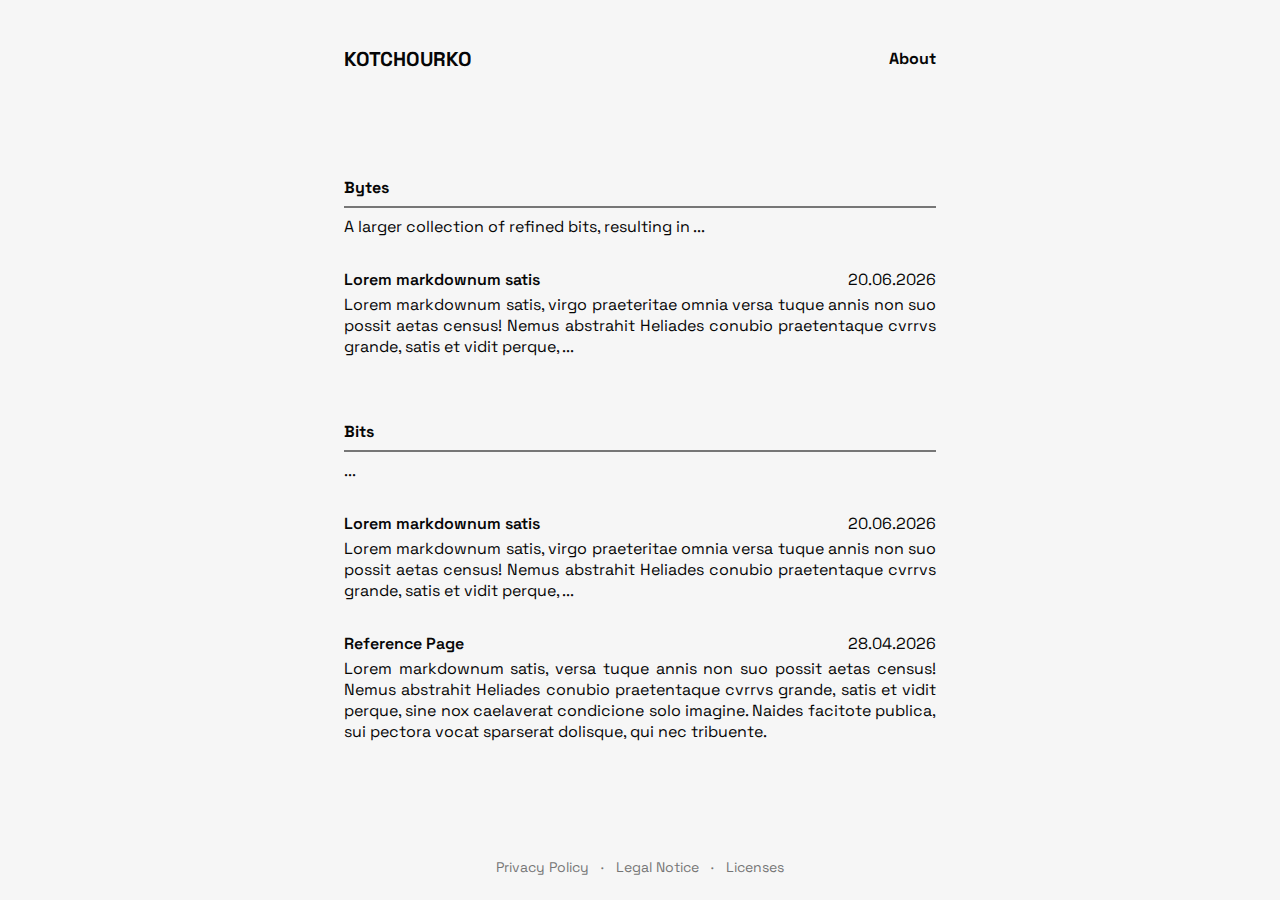
<file: sitemap/index.html>
<!doctype html>
<html lang="en">
    <head>
        <title>Kotchourko · Blog</title>
        <link rel="icon" href="/favicon.png" />
        <link rel="stylesheet" href="/css/base/base.css" />
        <link rel="stylesheet" href="/css/components/card.css" />

        <!-- Meta -->
        <meta charset="UTF-8" />
        <meta name="viewport" content="width=device-width, initial-scale=1.0" />
        <meta name="description" content="About page of Serge Kotchourko" />
        <meta
            name="keywords"
            content="Serge Kotchourko, Kotchourko Serge, Kotchourko, Serge, Computer Science, Computer Scientist, about, page"
        />
        <meta name="author" content="Serge Kotchourko" />

        <!-- Open Graph -->
        <meta property="og:title" content="Kotchourko" />
        <meta property="og:type" content="website" />
        <meta property="og:url" content="https://kotchourko.dev/" />
        <meta
            property="og:image"
            content="https://kotchourko.dev/images/me.webp"
        />
        <meta
            property="og:description"
            content="
                        Hej there! I am Serge, a computer scientist working as a Software Engineer.
                        On the side, I research artificial intelligence and information security,
                        and I enjoy learning all things related and unrelated to my field.
                    "
        />
        <meta property="og:site_name" content="Kotchourko" />
    </head>
    <body>
        <nav>
            <a href="/">KOTCHOURKO</a>

            <ul>
                <li><a href="/about"> About </a></li>
                <!--<li><a href="/blog.html"> Blog </a></li>-->
            </ul>
        </nav>

        <main>
            <section class="card-group">
                <h1 style="font-size: 1rem">Bytes</h1>
                <hr />
                <p>A larger collection of refined bits, resulting in ...</p>

                <article class="card-collection">
                    <article class="card">
                        <header>
                            <h2>Lorem markdownum satis</h2>
                            <span>20.06.2026</span>
                        </header>
                        <p>
                            Lorem markdownum satis,
                            <a href="http://si.com/">virgo praeteritae omnia</a>
                            versa tuque annis non suo possit aetas census! Nemus
                            abstrahit Heliades conubio praetentaque cvrrvs
                            grande, satis et vidit perque, ...
                        </p>
                    </article>
                </article>
            </section>

            <section class="card-group">
                <h1 style="font-size: 1rem">Bits</h1>
                <hr />
                <p>...</p>

                <article class="card-collection">
                    <article class="card">
                        <header>
                            <h2>Lorem markdownum satis</h2>
                            <span>20.06.2026</span>
                        </header>
                        <p>
                            Lorem markdownum satis,
                            <a href="http://si.com/">virgo praeteritae omnia</a>
                            versa tuque annis non suo possit aetas census! Nemus
                            abstrahit Heliades conubio praetentaque cvrrvs
                            grande, satis et vidit perque, ...
                        </p>
                    </article>

                    <article class="card">
                        <a href="/reference-page">
                            <header>
                                <h2>Reference Page</h2>
                                <span>28.04.2026</span>
                            </header>
                            <p>
                                Lorem markdownum satis, versa tuque annis non
                                suo possit aetas census! Nemus abstrahit
                                Heliades conubio praetentaque cvrrvs grande,
                                satis et vidit perque, sine nox caelaverat
                                condicione solo imagine. Naides facitote
                                publica, sui pectora vocat sparserat dolisque,
                                qui nec tribuente.
                            </p>
                        </a>
                    </article>
                </article>
            </section>
        </main>

        <footer>
            <a href="/privacy-policy">Privacy Policy</a>
            <span>·</span>
            <a href="/legal-notice">Legal Notice</a>
            <span>·</span>
            <a href="/licenses">Licenses</a>
        </footer>
    </body>
</html>
</file>
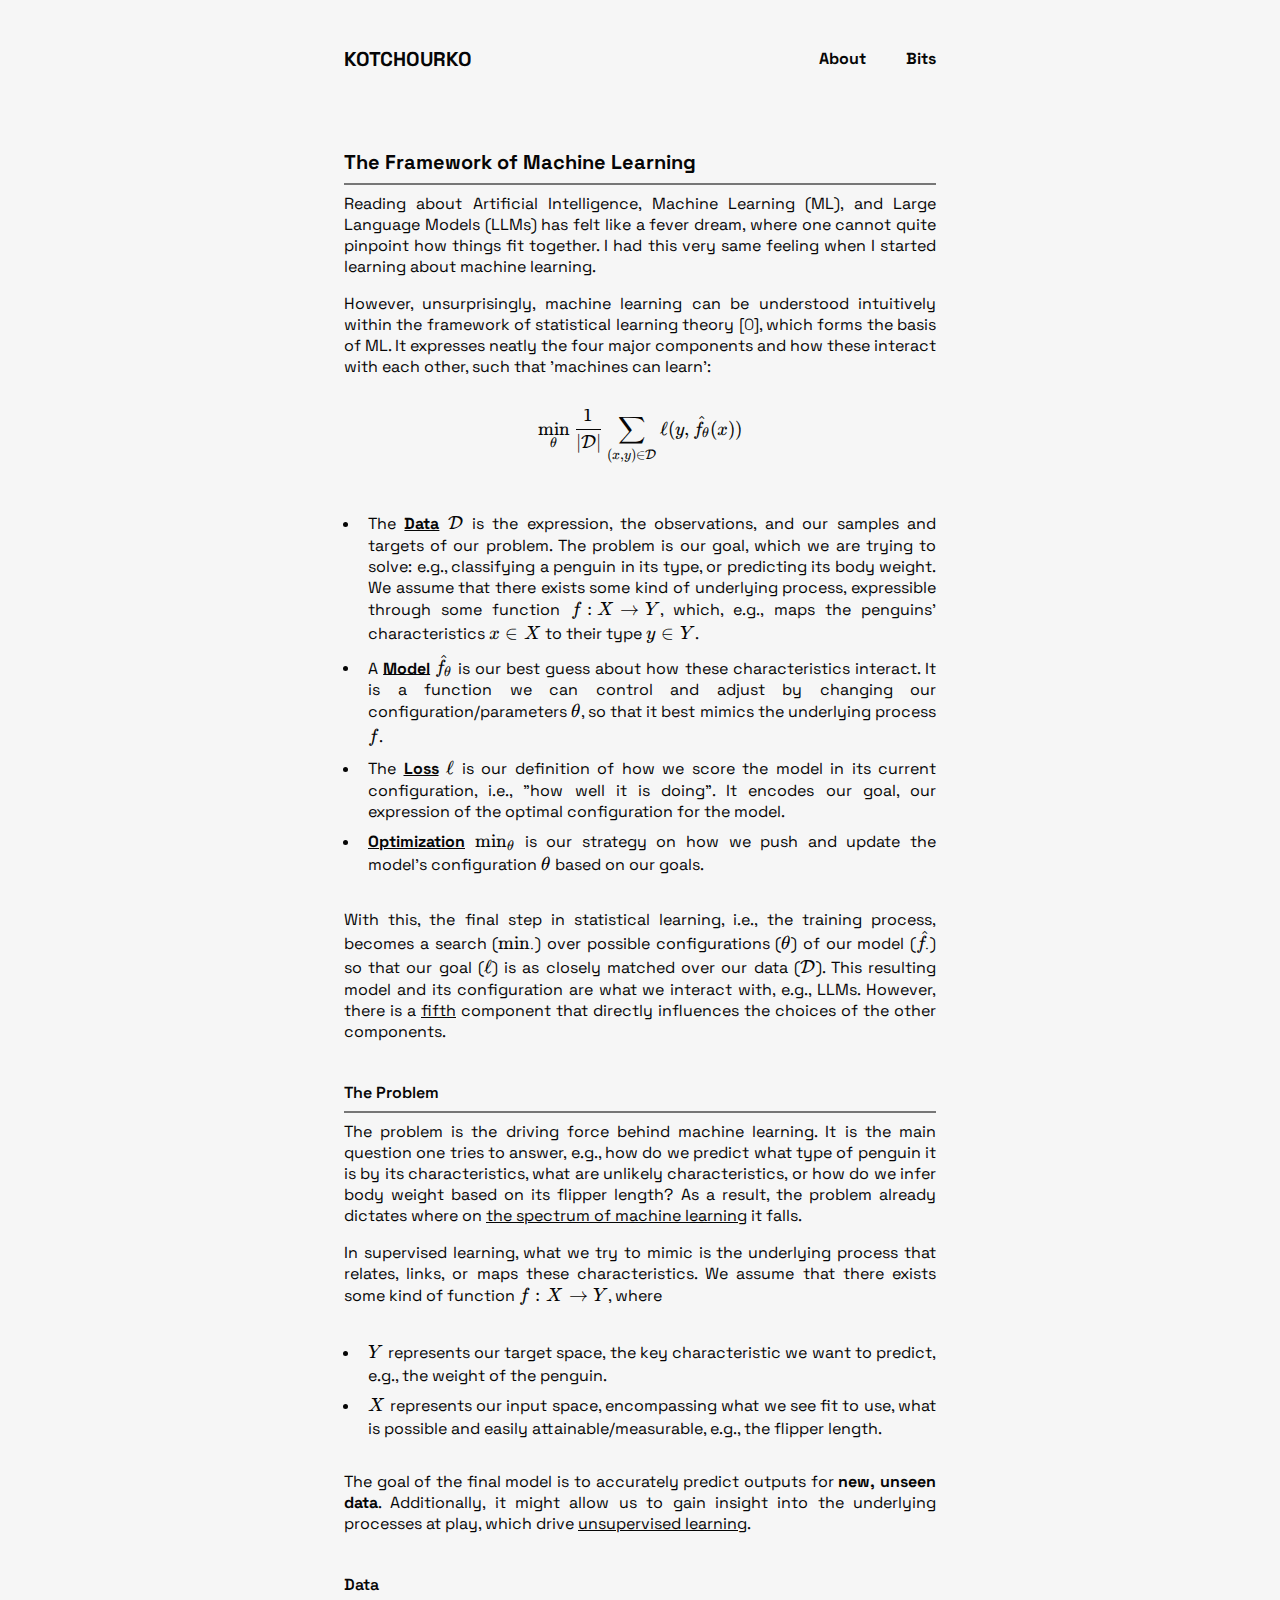
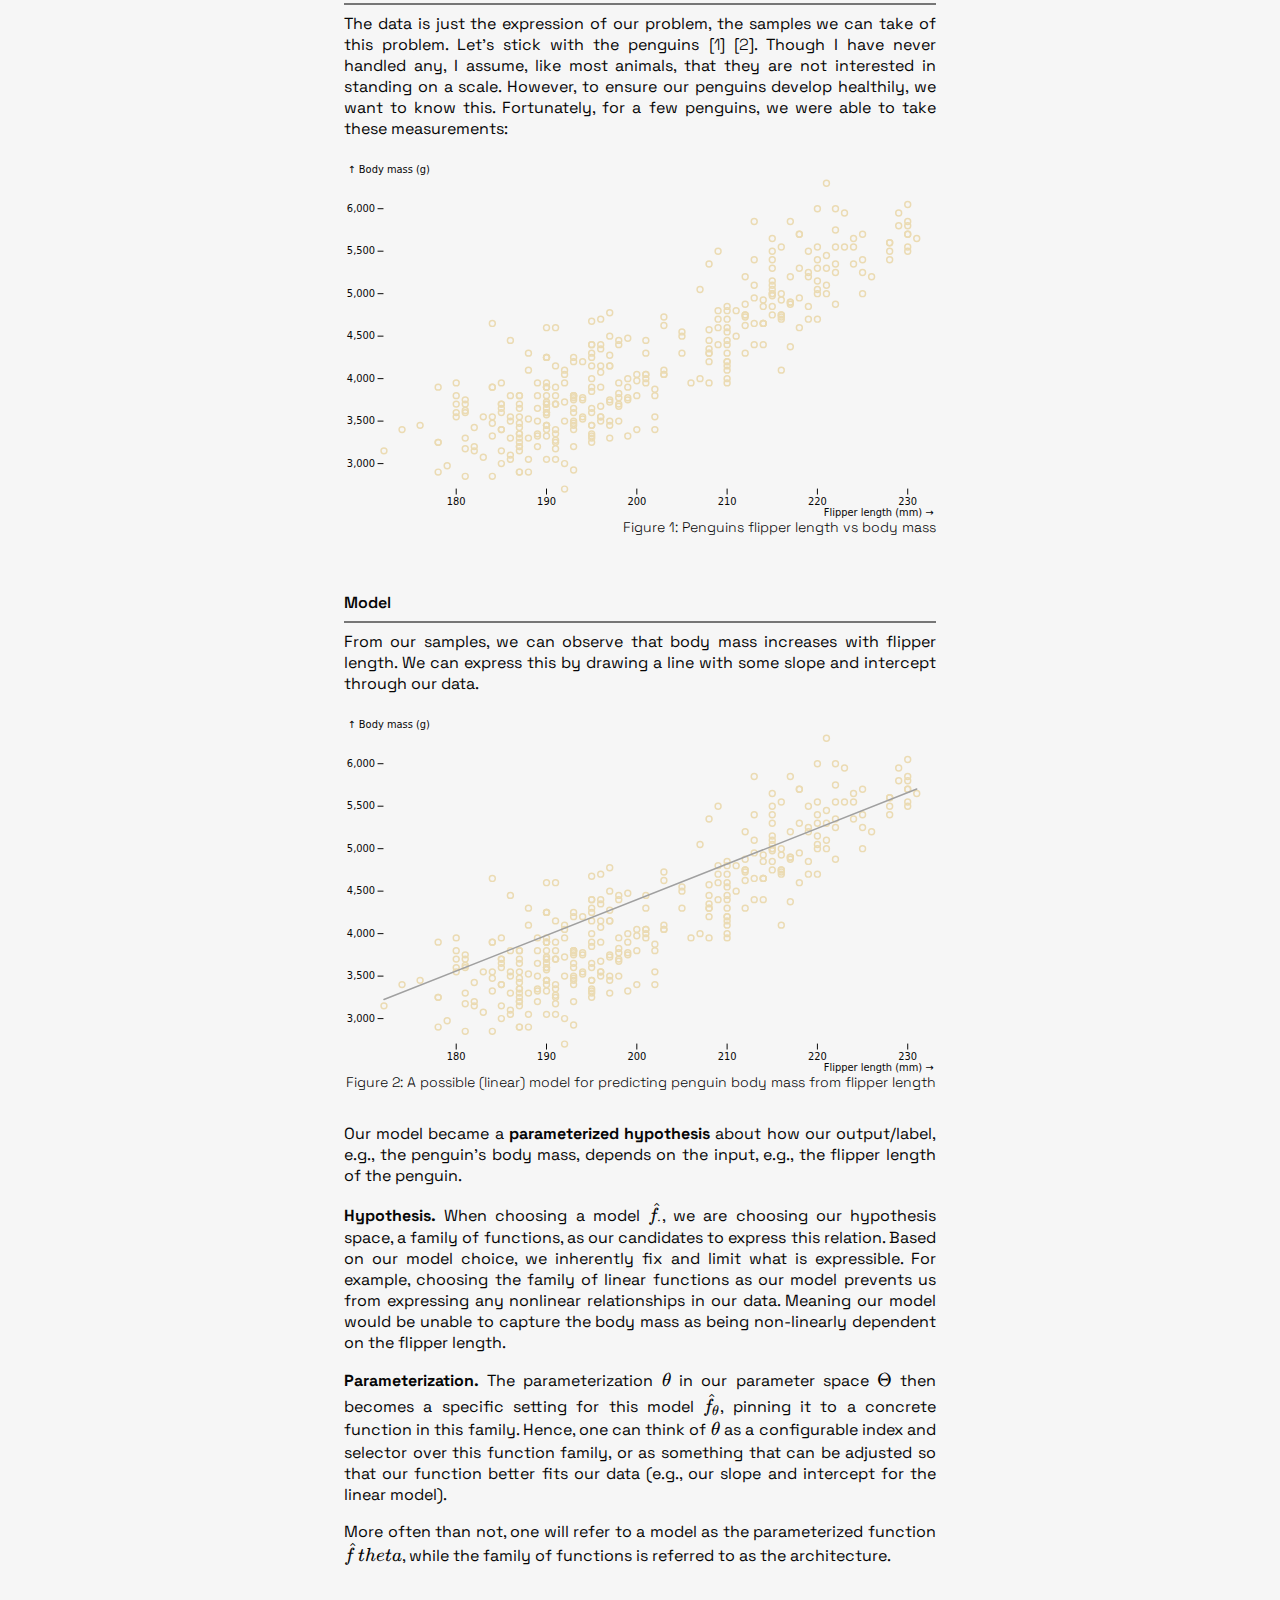
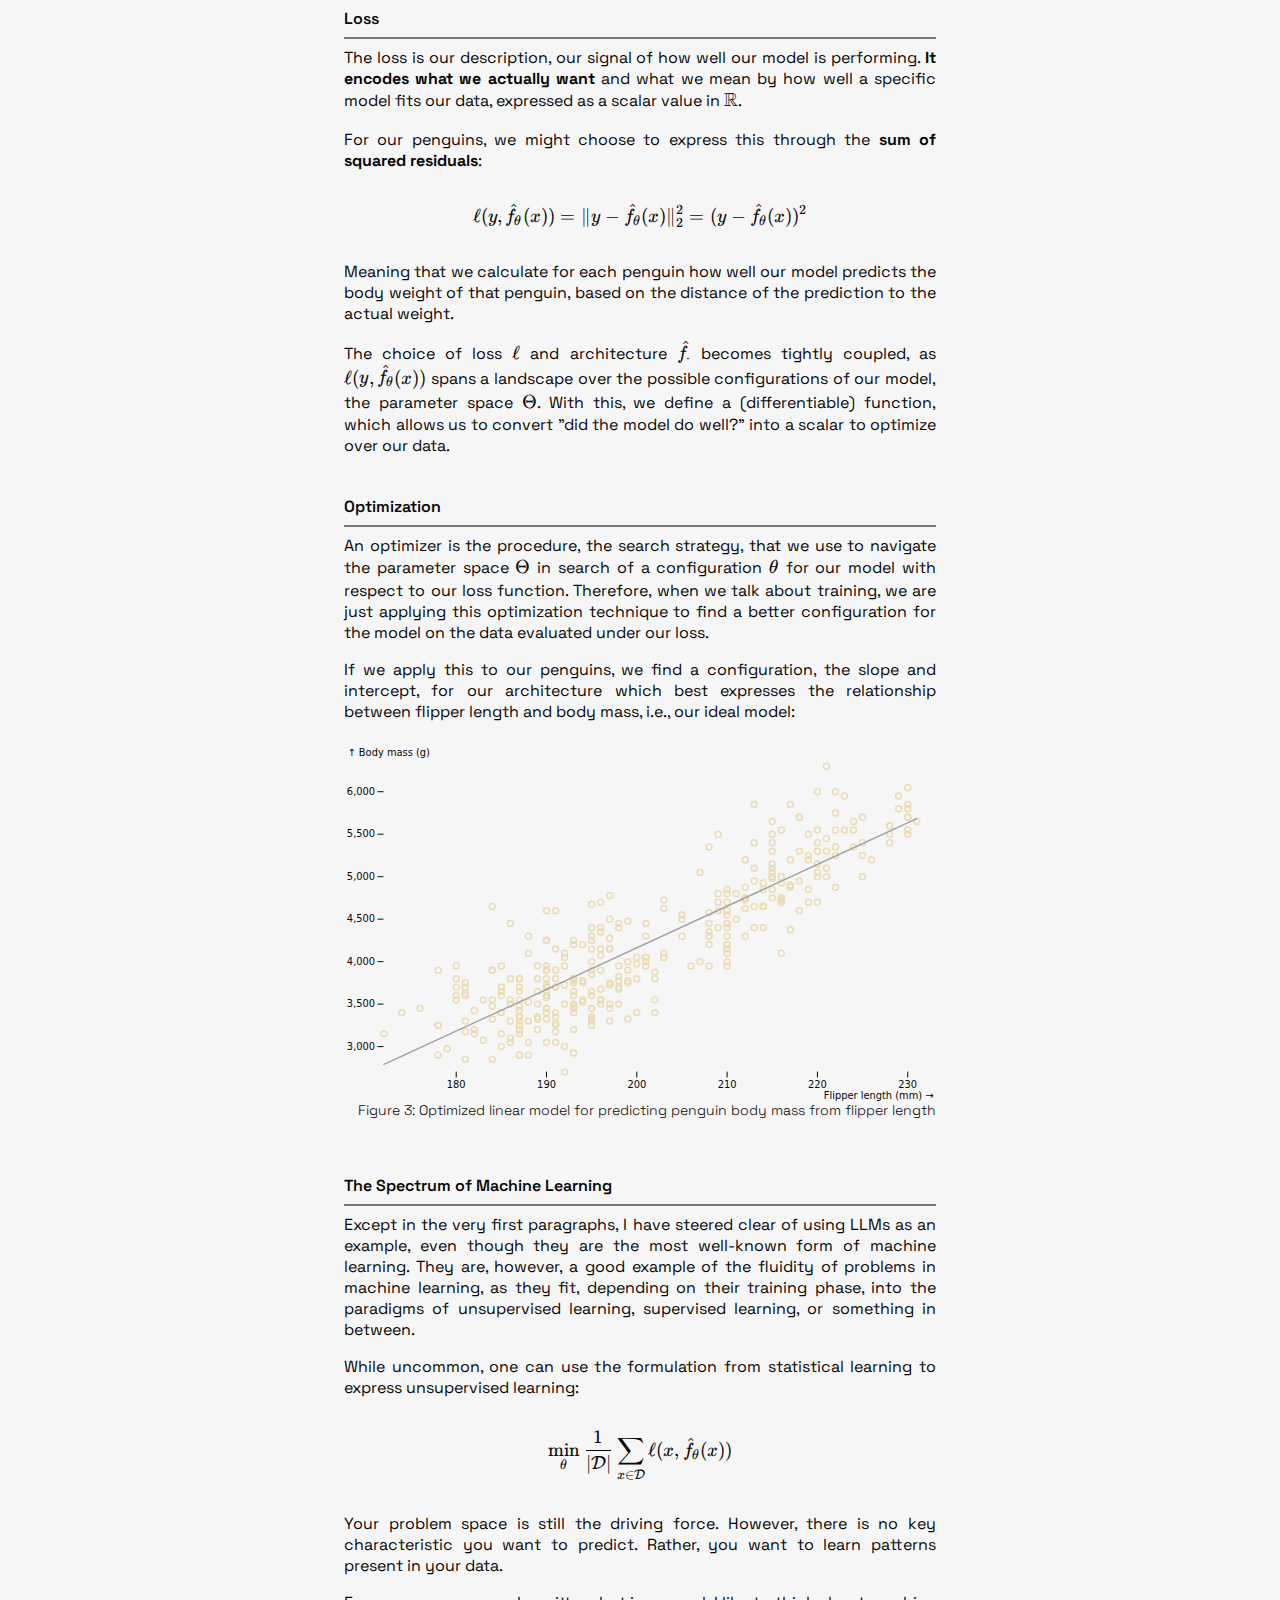
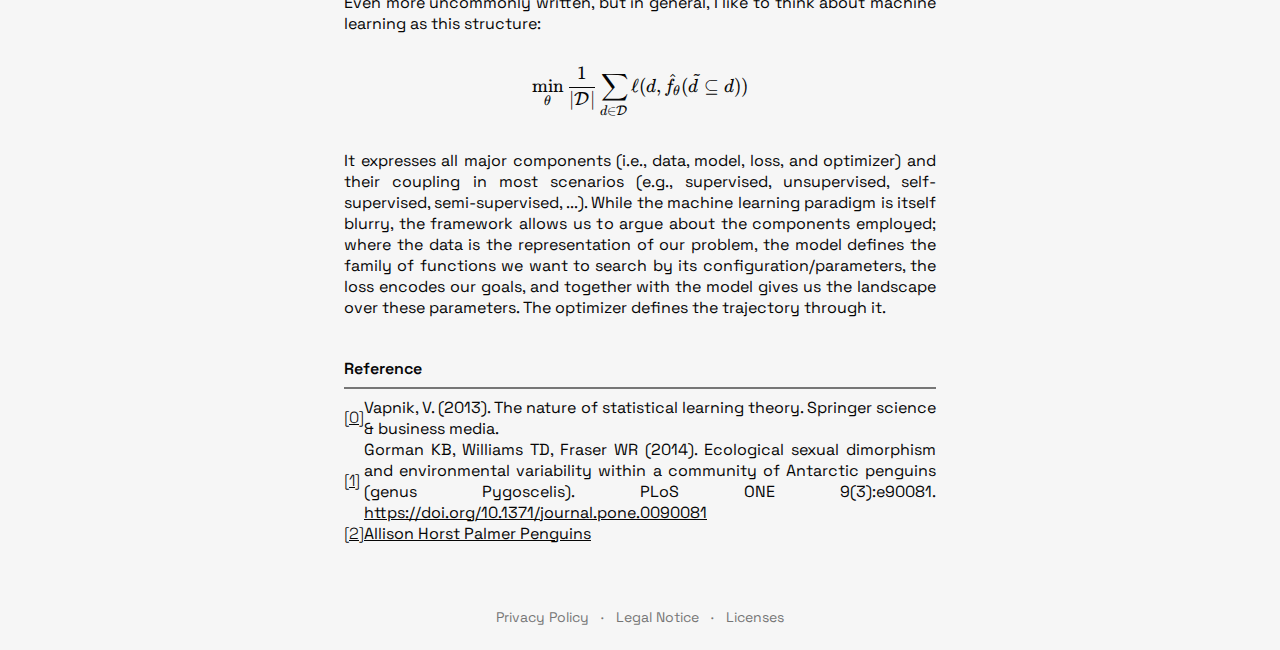
<file: the-framework-of-machine-learning/index.html>
<!doctype html>
<html lang="en">
    <head>
        <title>Kotchourko - The Framework of Machine Learning</title>
        <link rel="icon" href="/favicon.png" />
        <link rel="stylesheet" href="/css/base/base.css" />
        
        
        <!-- Math -->
        <link rel="stylesheet" href="/css/components/math.css" />
        
        
        <!-- Chart -->
        <script defer src="/js/d3.min.js"></script>
        <script defer src="/js/plot.min.js"></script>
        <link rel="stylesheet" href="/css/components/chart.css" />
        

        <!-- Meta -->
        <meta charset="UTF-8" />
        <meta name="viewport" content="width=device-width, initial-scale=1.0" />
        <meta name="description" content="Machine Learning feels elusive when first reading about it. The framework, however, is quite intuitive, allowing one to pin down each component and its responsibility." />
        <meta
            name="keywords"
            content="Serge Kotchourko, Kotchourko Serge, Kotchourko, Serge, Computer Science, Computer Scientist, machine-learning,overview"
        />
        <meta name="author" content="Serge Kotchourko" />

        <!-- Open Graph -->
        <meta property="og:title" content="Kotchourko" />
        <meta property="og:type" content="website" />
        <meta property="og:url" content="https://kotchourko.dev/the-framework-of-machine-learning" />
        <meta
            property="og:image"
            content="https://kotchourko.dev/images/me.webp"
        />
        <meta property="og:description" content="Machine Learning feels elusive when first reading about it. The framework, however, is quite intuitive, allowing one to pin down each component and its responsibility." />
        <meta property="og:site_name" content="Kotchourko" />
    </head>
    <body>
        <nav>
            <a href="/">KOTCHOURKO</a>

            <ul>
                <li><a href="/about"> About </a></li>
                <li><a href="/bits"> Bits </a></li>
            </ul>
        </nav>

        <main>
            <h1 id="the-framework-of-machine-learning"><a href="#the-framework-of-machine-learning" class="anchor">The Framework of Machine Learning</a></h1>
<hr>
<p>Reading about Artificial Intelligence, Machine Learning (ML), and Large Language Models (LLMs) has felt like a fever dream, where one cannot quite pinpoint how things fit together. I had this very same feeling when I started learning about machine learning.</p>
<p>However, unsurprisingly, machine learning can be understood intuitively within the framework of statistical learning theory [<a id="reference-0-backlink" href="#reference-0" class="reference">0</a>], which forms the basis of ML. It expresses neatly the four major components and how these interact with each other, such that 'machines can learn':</p>
<p><span class="katex-display"><span class="katex"><span class="katex-html" aria-hidden="true"><span class="base"><span class="strut" style="height:2.8374em;vertical-align:-1.516em;"></span><span class="mop op-limits"><span class="vlist-t vlist-t2"><span class="vlist-r"><span class="vlist" style="height:0.6679em;"><span style="top:-2.3479em;margin-left:0em;"><span class="pstrut" style="height:3em;"></span><span class="sizing reset-size6 size3 mtight"><span class="mord mathnormal mtight" style="margin-right:0.0278em;">θ</span></span></span><span style="top:-3em;"><span class="pstrut" style="height:3em;"></span><span><span class="mop">min</span></span></span></span><span class="vlist-s">​</span></span><span class="vlist-r"><span class="vlist" style="height:0.7521em;"><span></span></span></span></span></span><span class="mspace" style="margin-right:0.1667em;"></span><span class="mord"><span class="mopen nulldelimiter"></span><span class="mfrac"><span class="vlist-t vlist-t2"><span class="vlist-r"><span class="vlist" style="height:1.3214em;"><span style="top:-2.314em;"><span class="pstrut" style="height:3em;"></span><span class="mord"><span class="mord">∣</span><span class="mord mathcal" style="margin-right:0.0278em;">D</span><span class="mord">∣</span></span></span><span style="top:-3.23em;"><span class="pstrut" style="height:3em;"></span><span class="frac-line" style="border-bottom-width:0.04em;"></span></span><span style="top:-3.677em;"><span class="pstrut" style="height:3em;"></span><span class="mord"><span class="mord">1</span></span></span></span><span class="vlist-s">​</span></span><span class="vlist-r"><span class="vlist" style="height:0.936em;"><span></span></span></span></span></span><span class="mclose nulldelimiter"></span></span><span class="mspace" style="margin-right:0.1667em;"></span><span class="mop op-limits"><span class="vlist-t vlist-t2"><span class="vlist-r"><span class="vlist" style="height:1.05em;"><span style="top:-1.809em;margin-left:0em;"><span class="pstrut" style="height:3.05em;"></span><span class="sizing reset-size6 size3 mtight"><span class="mord mtight"><span class="mopen mtight">(</span><span class="mord mathnormal mtight">x</span><span class="mpunct mtight">,</span><span class="mord mathnormal mtight" style="margin-right:0.0359em;">y</span><span class="mclose mtight">)</span><span class="mrel mtight">∈</span><span class="mord mathcal mtight" style="margin-right:0.0278em;">D</span></span></span></span><span style="top:-3.05em;"><span class="pstrut" style="height:3.05em;"></span><span><span class="mop op-symbol large-op">∑</span></span></span></span><span class="vlist-s">​</span></span><span class="vlist-r"><span class="vlist" style="height:1.516em;"><span></span></span></span></span></span><span class="mspace" style="margin-right:0.1667em;"></span><span class="mord">ℓ</span><span class="mopen">(</span><span class="mord mathnormal" style="margin-right:0.0359em;">y</span><span class="mpunct">,</span><span class="mspace" style="margin-right:0.1667em;"></span><span class="mord"><span class="mord accent"><span class="vlist-t vlist-t2"><span class="vlist-r"><span class="vlist" style="height:0.9579em;"><span style="top:-3em;"><span class="pstrut" style="height:3em;"></span><span class="mord mathnormal" style="margin-right:0.1076em;">f</span></span><span style="top:-3.2634em;"><span class="pstrut" style="height:3em;"></span><span class="accent-body" style="left:-0.0833em;"><span class="mord">^</span></span></span></span><span class="vlist-s">​</span></span><span class="vlist-r"><span class="vlist" style="height:0.1944em;"><span></span></span></span></span></span><span class="msupsub"><span class="vlist-t vlist-t2"><span class="vlist-r"><span class="vlist" style="height:0.3361em;"><span style="top:-2.55em;margin-left:-0.1076em;margin-right:0.05em;"><span class="pstrut" style="height:2.7em;"></span><span class="sizing reset-size6 size3 mtight"><span class="mord mathnormal mtight" style="margin-right:0.0278em;">θ</span></span></span></span><span class="vlist-s">​</span></span><span class="vlist-r"><span class="vlist" style="height:0.15em;"><span></span></span></span></span></span></span><span class="mopen">(</span><span class="mord mathnormal">x</span><span class="mclose">))</span></span></span></span></span></p>
<ul>
<li>The <strong><a href="#data">Data</a></strong> <span class="katex"><span class="katex-html" aria-hidden="true"><span class="base"><span class="strut" style="height:0.6833em;"></span><span class="mord mathcal" style="margin-right:0.0278em;">D</span></span></span></span> is the expression, the observations, and our samples and targets of our problem. The problem is our goal, which we are trying to solve: e.g., classifying a penguin in its type, or predicting its body weight. We assume that there exists some kind of underlying process, expressible through some function <span class="katex"><span class="katex-html" aria-hidden="true"><span class="base"><span class="strut" style="height:0.8889em;vertical-align:-0.1944em;"></span><span class="mord mathnormal" style="margin-right:0.1076em;">f</span><span class="mspace" style="margin-right:0.2778em;"></span><span class="mrel">:</span><span class="mspace" style="margin-right:0.2778em;"></span></span><span class="base"><span class="strut" style="height:0.6833em;"></span><span class="mord mathnormal" style="margin-right:0.0785em;">X</span><span class="mspace" style="margin-right:0.2778em;"></span><span class="mrel">→</span><span class="mspace" style="margin-right:0.2778em;"></span></span><span class="base"><span class="strut" style="height:0.6833em;"></span><span class="mord mathnormal" style="margin-right:0.2222em;">Y</span></span></span></span>, which, e.g., maps the penguins' characteristics <span class="katex"><span class="katex-html" aria-hidden="true"><span class="base"><span class="strut" style="height:0.5782em;vertical-align:-0.0391em;"></span><span class="mord mathnormal">x</span><span class="mspace" style="margin-right:0.2778em;"></span><span class="mrel">∈</span><span class="mspace" style="margin-right:0.2778em;"></span></span><span class="base"><span class="strut" style="height:0.6833em;"></span><span class="mord mathnormal" style="margin-right:0.0785em;">X</span></span></span></span> to their type <span class="katex"><span class="katex-html" aria-hidden="true"><span class="base"><span class="strut" style="height:0.7335em;vertical-align:-0.1944em;"></span><span class="mord mathnormal" style="margin-right:0.0359em;">y</span><span class="mspace" style="margin-right:0.2778em;"></span><span class="mrel">∈</span><span class="mspace" style="margin-right:0.2778em;"></span></span><span class="base"><span class="strut" style="height:0.6833em;"></span><span class="mord mathnormal" style="margin-right:0.2222em;">Y</span></span></span></span>.</li>
<li>A <strong><a href="#model">Model</a></strong> <span class="katex"><span class="katex-html" aria-hidden="true"><span class="base"><span class="strut" style="height:1.1523em;vertical-align:-0.1944em;"></span><span class="mord"><span class="mord accent"><span class="vlist-t vlist-t2"><span class="vlist-r"><span class="vlist" style="height:0.9579em;"><span style="top:-3em;"><span class="pstrut" style="height:3em;"></span><span class="mord mathnormal" style="margin-right:0.1076em;">f</span></span><span style="top:-3.2634em;"><span class="pstrut" style="height:3em;"></span><span class="accent-body" style="left:-0.0833em;"><span class="mord">^</span></span></span></span><span class="vlist-s">​</span></span><span class="vlist-r"><span class="vlist" style="height:0.1944em;"><span></span></span></span></span></span><span class="msupsub"><span class="vlist-t vlist-t2"><span class="vlist-r"><span class="vlist" style="height:0.3361em;"><span style="top:-2.55em;margin-left:-0.1076em;margin-right:0.05em;"><span class="pstrut" style="height:2.7em;"></span><span class="sizing reset-size6 size3 mtight"><span class="mord mathnormal mtight" style="margin-right:0.0278em;">θ</span></span></span></span><span class="vlist-s">​</span></span><span class="vlist-r"><span class="vlist" style="height:0.15em;"><span></span></span></span></span></span></span></span></span></span> is our best guess about how these characteristics interact. It is a function we can control and adjust by changing our configuration/parameters <span class="katex"><span class="katex-html" aria-hidden="true"><span class="base"><span class="strut" style="height:0.6944em;"></span><span class="mord mathnormal" style="margin-right:0.0278em;">θ</span></span></span></span>, so that it best mimics the underlying process <span class="katex"><span class="katex-html" aria-hidden="true"><span class="base"><span class="strut" style="height:0.8889em;vertical-align:-0.1944em;"></span><span class="mord mathnormal" style="margin-right:0.1076em;">f</span></span></span></span>.</li>
<li>The <strong><a href="#loss">Loss</a></strong> <span class="katex"><span class="katex-html" aria-hidden="true"><span class="base"><span class="strut" style="height:0.6944em;"></span><span class="mord">ℓ</span></span></span></span> is our definition of how we score the model in its current configuration, i.e., "how well it is doing". It encodes our goal, our expression of the optimal configuration for the model.</li>
<li><strong><a href="#optimization">Optimization</a></strong> <span class="katex"><span class="katex-html" aria-hidden="true"><span class="base"><span class="strut" style="height:0.8179em;vertical-align:-0.15em;"></span><span class="mop"><span class="mop">min</span><span class="msupsub"><span class="vlist-t vlist-t2"><span class="vlist-r"><span class="vlist" style="height:0.3361em;"><span style="top:-2.55em;margin-right:0.05em;"><span class="pstrut" style="height:2.7em;"></span><span class="sizing reset-size6 size3 mtight"><span class="mord mathnormal mtight" style="margin-right:0.0278em;">θ</span></span></span></span><span class="vlist-s">​</span></span><span class="vlist-r"><span class="vlist" style="height:0.15em;"><span></span></span></span></span></span></span></span></span></span> is our strategy on how we push and update the model's configuration <span class="katex"><span class="katex-html" aria-hidden="true"><span class="base"><span class="strut" style="height:0.6944em;"></span><span class="mord mathnormal" style="margin-right:0.0278em;">θ</span></span></span></span> based on our goals.</li>
</ul>
<p>With this, the final step in statistical learning, i.e., the training process, becomes a search (<span class="katex"><span class="katex-html" aria-hidden="true"><span class="base"><span class="strut" style="height:0.8179em;vertical-align:-0.15em;"></span><span class="mop"><span class="mop">min</span><span class="msupsub"><span class="vlist-t vlist-t2"><span class="vlist-r"><span class="vlist" style="height:0.1611em;"><span style="top:-2.55em;margin-right:0.05em;"><span class="pstrut" style="height:2.7em;"></span><span class="sizing reset-size6 size3 mtight"><span class="mbin mtight">⋅</span></span></span></span><span class="vlist-s">​</span></span><span class="vlist-r"><span class="vlist" style="height:0.15em;"><span></span></span></span></span></span></span></span></span></span>)  over possible configurations (<span class="katex"><span class="katex-html" aria-hidden="true"><span class="base"><span class="strut" style="height:0.6944em;"></span><span class="mord mathnormal" style="margin-right:0.0278em;">θ</span></span></span></span>) of our model (<span class="katex"><span class="katex-html" aria-hidden="true"><span class="base"><span class="strut" style="height:1.1523em;vertical-align:-0.1944em;"></span><span class="mord"><span class="mord accent"><span class="vlist-t vlist-t2"><span class="vlist-r"><span class="vlist" style="height:0.9579em;"><span style="top:-3em;"><span class="pstrut" style="height:3em;"></span><span class="mord mathnormal" style="margin-right:0.1076em;">f</span></span><span style="top:-3.2634em;"><span class="pstrut" style="height:3em;"></span><span class="accent-body" style="left:-0.0833em;"><span class="mord">^</span></span></span></span><span class="vlist-s">​</span></span><span class="vlist-r"><span class="vlist" style="height:0.1944em;"><span></span></span></span></span></span><span class="msupsub"><span class="vlist-t vlist-t2"><span class="vlist-r"><span class="vlist" style="height:0.1611em;"><span style="top:-2.55em;margin-left:-0.1076em;margin-right:0.05em;"><span class="pstrut" style="height:2.7em;"></span><span class="sizing reset-size6 size3 mtight"><span class="mord mtight"><span class="mord mtight">⋅</span></span></span></span></span><span class="vlist-s">​</span></span><span class="vlist-r"><span class="vlist" style="height:0.15em;"><span></span></span></span></span></span></span></span></span></span>) so that our goal (<span class="katex"><span class="katex-html" aria-hidden="true"><span class="base"><span class="strut" style="height:0.6944em;"></span><span class="mord">ℓ</span></span></span></span>) is as closely matched over our data (<span class="katex"><span class="katex-html" aria-hidden="true"><span class="base"><span class="strut" style="height:0.6833em;"></span><span class="mord mathcal" style="margin-right:0.0278em;">D</span></span></span></span>). This resulting model and its configuration are what we interact with, e.g., LLMs. However, there is a <em><a href="#the-problem">fifth</a></em> component that directly influences the choices of the other components.</p>
<h2 id="the-problem"><a href="#the-problem" class="anchor">The Problem</a></h2>
<hr>
<p>The problem is the driving force behind machine learning. It is the main question one tries to answer, e.g., how do we predict what type of penguin it is by its characteristics, what are unlikely characteristics, or how do we infer body weight based on its flipper length? As a result, the problem already dictates where on <a href="#the-spectrum-of-machine-learning">the spectrum of machine learning</a> it falls.</p>
<p>In supervised learning, what we try to mimic is the underlying process that relates, links, or maps these characteristics. We assume that there exists some kind of function <span class="katex"><span class="katex-html" aria-hidden="true"><span class="base"><span class="strut" style="height:0.8889em;vertical-align:-0.1944em;"></span><span class="mord mathnormal" style="margin-right:0.1076em;">f</span><span class="mspace" style="margin-right:0.2778em;"></span><span class="mrel">:</span><span class="mspace" style="margin-right:0.2778em;"></span></span><span class="base"><span class="strut" style="height:0.6833em;"></span><span class="mord mathnormal" style="margin-right:0.0785em;">X</span><span class="mspace" style="margin-right:0.2778em;"></span><span class="mrel">→</span><span class="mspace" style="margin-right:0.2778em;"></span></span><span class="base"><span class="strut" style="height:0.6833em;"></span><span class="mord mathnormal" style="margin-right:0.2222em;">Y</span></span></span></span>, where</p>
<ul>
<li><span class="katex"><span class="katex-html" aria-hidden="true"><span class="base"><span class="strut" style="height:0.6833em;"></span><span class="mord mathnormal" style="margin-right:0.2222em;">Y</span></span></span></span> represents our target space, the key characteristic we want to predict, e.g., the weight of the penguin.</li>
<li><span class="katex"><span class="katex-html" aria-hidden="true"><span class="base"><span class="strut" style="height:0.6833em;"></span><span class="mord mathnormal" style="margin-right:0.0785em;">X</span></span></span></span> represents our input space, encompassing what we see fit to use, what is possible and easily attainable/measurable, e.g., the flipper length.</li>
</ul>
<p>The goal of the final model is to accurately predict outputs for <strong>new, unseen data</strong>. Additionally, it might allow us to gain insight into the underlying processes at play, which drive <a href="#spectrum-of-machine-learning">unsupervised learning</a>.</p>
<h2 id="data"><a href="#data" class="anchor">Data</a></h2>
<hr>
<p>The data is just the expression of our problem, the samples we can take of this problem. Let's stick with the penguins [<a id="reference-1-backlink" href="#reference-1" class="reference">1</a>] [<a id="reference-2-backlink" href="#reference-2" class="reference">2</a>]. Though I have never handled any, I assume, like most animals, that they are not interested in standing on a scale. However, to ensure our penguins develop healthily, we want to know this. Fortunately, for a few penguins, we were able to take these measurements:</p>
<div class="chart-container">
    <div id="plot-penguins-measurements"></div>
    <script type="module" src="plot-penguins-measurements.js"></script>
</div>
<h2 id="model"><a href="#model" class="anchor">Model</a></h2>
<hr>
<p>From our samples, we can observe that body mass increases with flipper length. We can express this by drawing a line with some slope and intercept through our data.</p>
<div class="chart-container">
    <div id="plot-penguins-linear-model"></div>
    <script type="module" src="plot-penguins-linear-model.js"></script>
</div>
<p>Our model became a <strong>parameterized hypothesis</strong> about how our output/label, e.g., the penguin's body mass, depends on the input, e.g., the flipper length of the penguin.</p>
<p><strong>Hypothesis.</strong> When choosing a model <span class="katex"><span class="katex-html" aria-hidden="true"><span class="base"><span class="strut" style="height:1.1523em;vertical-align:-0.1944em;"></span><span class="mord"><span class="mord accent"><span class="vlist-t vlist-t2"><span class="vlist-r"><span class="vlist" style="height:0.9579em;"><span style="top:-3em;"><span class="pstrut" style="height:3em;"></span><span class="mord mathnormal" style="margin-right:0.1076em;">f</span></span><span style="top:-3.2634em;"><span class="pstrut" style="height:3em;"></span><span class="accent-body" style="left:-0.0833em;"><span class="mord">^</span></span></span></span><span class="vlist-s">​</span></span><span class="vlist-r"><span class="vlist" style="height:0.1944em;"><span></span></span></span></span></span><span class="msupsub"><span class="vlist-t vlist-t2"><span class="vlist-r"><span class="vlist" style="height:0.1611em;"><span style="top:-2.55em;margin-left:-0.1076em;margin-right:0.05em;"><span class="pstrut" style="height:2.7em;"></span><span class="sizing reset-size6 size3 mtight"><span class="mord mtight"><span class="mord mtight">⋅</span></span></span></span></span><span class="vlist-s">​</span></span><span class="vlist-r"><span class="vlist" style="height:0.15em;"><span></span></span></span></span></span></span></span></span></span>, we are choosing our hypothesis space, a family of functions, as our candidates to express this relation. Based on our model choice, we inherently fix and limit what is expressible. For example, choosing the family of linear functions as our model prevents us from expressing any nonlinear relationships in our data. Meaning our model would be unable to capture the body mass as being non-linearly dependent on the flipper length.</p>
<p><strong>Parameterization.</strong> The parameterization <span class="katex"><span class="katex-html" aria-hidden="true"><span class="base"><span class="strut" style="height:0.6944em;"></span><span class="mord mathnormal" style="margin-right:0.0278em;">θ</span></span></span></span> in our parameter space <span class="katex"><span class="katex-html" aria-hidden="true"><span class="base"><span class="strut" style="height:0.6833em;"></span><span class="mord">Θ</span></span></span></span> then becomes a specific setting for this model <span class="katex"><span class="katex-html" aria-hidden="true"><span class="base"><span class="strut" style="height:1.1523em;vertical-align:-0.1944em;"></span><span class="mord"><span class="mord accent"><span class="vlist-t vlist-t2"><span class="vlist-r"><span class="vlist" style="height:0.9579em;"><span style="top:-3em;"><span class="pstrut" style="height:3em;"></span><span class="mord mathnormal" style="margin-right:0.1076em;">f</span></span><span style="top:-3.2634em;"><span class="pstrut" style="height:3em;"></span><span class="accent-body" style="left:-0.0833em;"><span class="mord">^</span></span></span></span><span class="vlist-s">​</span></span><span class="vlist-r"><span class="vlist" style="height:0.1944em;"><span></span></span></span></span></span><span class="msupsub"><span class="vlist-t vlist-t2"><span class="vlist-r"><span class="vlist" style="height:0.3361em;"><span style="top:-2.55em;margin-left:-0.1076em;margin-right:0.05em;"><span class="pstrut" style="height:2.7em;"></span><span class="sizing reset-size6 size3 mtight"><span class="mord mathnormal mtight" style="margin-right:0.0278em;">θ</span></span></span></span><span class="vlist-s">​</span></span><span class="vlist-r"><span class="vlist" style="height:0.15em;"><span></span></span></span></span></span></span></span></span></span>, pinning it to a concrete function in this family. Hence, one can think of <span class="katex"><span class="katex-html" aria-hidden="true"><span class="base"><span class="strut" style="height:0.6944em;"></span><span class="mord mathnormal" style="margin-right:0.0278em;">θ</span></span></span></span> as a configurable index and selector over this function family, or as something that can be adjusted so that our function better fits our data (e.g., our slope and intercept for the linear model).</p>
<p>More often than not, one will refer to a model as the parameterized function <span class="katex"><span class="katex-html" aria-hidden="true"><span class="base"><span class="strut" style="height:1.1523em;vertical-align:-0.1944em;"></span><span class="mord"><span class="mord accent"><span class="vlist-t vlist-t2"><span class="vlist-r"><span class="vlist" style="height:0.9579em;"><span style="top:-3em;"><span class="pstrut" style="height:3em;"></span><span class="mord mathnormal" style="margin-right:0.1076em;">f</span></span><span style="top:-3.2634em;"><span class="pstrut" style="height:3em;"></span><span class="accent-body" style="left:-0.0833em;"><span class="mord">^</span></span></span></span><span class="vlist-s">​</span></span><span class="vlist-r"><span class="vlist" style="height:0.1944em;"><span></span></span></span></span></span><span class="msupsub"><span class="vlist-t vlist-t2"><span class="vlist-r"><span class="vlist" style="height:-0.15em;"><span style="top:-2.55em;margin-left:-0.1076em;margin-right:0.05em;"><span class="pstrut" style="height:2.7em;"></span><span class="sizing reset-size6 size3 mtight"><span class="mspace mtight"><span class="mtight">&nbsp;</span></span></span></span></span><span class="vlist-s">​</span></span><span class="vlist-r"><span class="vlist" style="height:0.15em;"><span></span></span></span></span></span></span><span class="mord mathnormal">t</span><span class="mord mathnormal">h</span><span class="mord mathnormal">e</span><span class="mord mathnormal">t</span><span class="mord mathnormal">a</span></span></span></span>, while the family of functions is referred to as the architecture.</p>
<h2 id="loss"><a href="#loss" class="anchor">Loss</a></h2>
<hr>
<p>The loss is our description, our signal of how well our model is performing. <strong>It encodes what we actually want</strong> and what we mean by how well a specific model fits our data, expressed as a scalar value in <span class="katex"><span class="katex-html" aria-hidden="true"><span class="base"><span class="strut" style="height:0.6889em;"></span><span class="mord mathbb">R</span></span></span></span>.</p>
<p>For our penguins, we might choose to express this through the <strong>sum of squared residuals</strong>:</p>
<p><span class="katex-display"><span class="katex"><span class="katex-html" aria-hidden="true"><span class="base"><span class="strut" style="height:1.2079em;vertical-align:-0.25em;"></span><span class="mord">ℓ</span><span class="mopen">(</span><span class="mord mathnormal" style="margin-right:0.0359em;">y</span><span class="mpunct">,</span><span class="mspace" style="margin-right:0.1667em;"></span><span class="mord"><span class="mord accent"><span class="vlist-t vlist-t2"><span class="vlist-r"><span class="vlist" style="height:0.9579em;"><span style="top:-3em;"><span class="pstrut" style="height:3em;"></span><span class="mord mathnormal" style="margin-right:0.1076em;">f</span></span><span style="top:-3.2634em;"><span class="pstrut" style="height:3em;"></span><span class="accent-body" style="left:-0.0833em;"><span class="mord">^</span></span></span></span><span class="vlist-s">​</span></span><span class="vlist-r"><span class="vlist" style="height:0.1944em;"><span></span></span></span></span></span><span class="msupsub"><span class="vlist-t vlist-t2"><span class="vlist-r"><span class="vlist" style="height:0.3361em;"><span style="top:-2.55em;margin-left:-0.1076em;margin-right:0.05em;"><span class="pstrut" style="height:2.7em;"></span><span class="sizing reset-size6 size3 mtight"><span class="mord mathnormal mtight" style="margin-right:0.0278em;">θ</span></span></span></span><span class="vlist-s">​</span></span><span class="vlist-r"><span class="vlist" style="height:0.15em;"><span></span></span></span></span></span></span><span class="mopen">(</span><span class="mord mathnormal">x</span><span class="mclose">))</span><span class="mspace" style="margin-right:0.2778em;"></span><span class="mrel">=</span><span class="mspace" style="margin-right:0.2778em;"></span></span><span class="base"><span class="strut" style="height:1em;vertical-align:-0.25em;"></span><span class="mord">∥</span><span class="mord mathnormal" style="margin-right:0.0359em;">y</span><span class="mspace" style="margin-right:0.2222em;"></span><span class="mbin">−</span><span class="mspace" style="margin-right:0.2222em;"></span></span><span class="base"><span class="strut" style="height:1.2079em;vertical-align:-0.25em;"></span><span class="mord"><span class="mord accent"><span class="vlist-t vlist-t2"><span class="vlist-r"><span class="vlist" style="height:0.9579em;"><span style="top:-3em;"><span class="pstrut" style="height:3em;"></span><span class="mord mathnormal" style="margin-right:0.1076em;">f</span></span><span style="top:-3.2634em;"><span class="pstrut" style="height:3em;"></span><span class="accent-body" style="left:-0.0833em;"><span class="mord">^</span></span></span></span><span class="vlist-s">​</span></span><span class="vlist-r"><span class="vlist" style="height:0.1944em;"><span></span></span></span></span></span><span class="msupsub"><span class="vlist-t vlist-t2"><span class="vlist-r"><span class="vlist" style="height:0.3361em;"><span style="top:-2.55em;margin-left:-0.1076em;margin-right:0.05em;"><span class="pstrut" style="height:2.7em;"></span><span class="sizing reset-size6 size3 mtight"><span class="mord mathnormal mtight" style="margin-right:0.0278em;">θ</span></span></span></span><span class="vlist-s">​</span></span><span class="vlist-r"><span class="vlist" style="height:0.15em;"><span></span></span></span></span></span></span><span class="mopen">(</span><span class="mord mathnormal">x</span><span class="mclose">)</span><span class="mord"><span class="mord">∥</span><span class="msupsub"><span class="vlist-t vlist-t2"><span class="vlist-r"><span class="vlist" style="height:0.8641em;"><span style="top:-2.453em;margin-left:0em;margin-right:0.05em;"><span class="pstrut" style="height:2.7em;"></span><span class="sizing reset-size6 size3 mtight"><span class="mord mtight">2</span></span></span><span style="top:-3.113em;margin-right:0.05em;"><span class="pstrut" style="height:2.7em;"></span><span class="sizing reset-size6 size3 mtight"><span class="mord mtight">2</span></span></span></span><span class="vlist-s">​</span></span><span class="vlist-r"><span class="vlist" style="height:0.247em;"><span></span></span></span></span></span></span><span class="mspace" style="margin-right:0.2778em;"></span><span class="mrel">=</span><span class="mspace" style="margin-right:0.2778em;"></span></span><span class="base"><span class="strut" style="height:1em;vertical-align:-0.25em;"></span><span class="mopen">(</span><span class="mord mathnormal" style="margin-right:0.0359em;">y</span><span class="mspace" style="margin-right:0.2222em;"></span><span class="mbin">−</span><span class="mspace" style="margin-right:0.2222em;"></span></span><span class="base"><span class="strut" style="height:1.2079em;vertical-align:-0.25em;"></span><span class="mord"><span class="mord accent"><span class="vlist-t vlist-t2"><span class="vlist-r"><span class="vlist" style="height:0.9579em;"><span style="top:-3em;"><span class="pstrut" style="height:3em;"></span><span class="mord mathnormal" style="margin-right:0.1076em;">f</span></span><span style="top:-3.2634em;"><span class="pstrut" style="height:3em;"></span><span class="accent-body" style="left:-0.0833em;"><span class="mord">^</span></span></span></span><span class="vlist-s">​</span></span><span class="vlist-r"><span class="vlist" style="height:0.1944em;"><span></span></span></span></span></span><span class="msupsub"><span class="vlist-t vlist-t2"><span class="vlist-r"><span class="vlist" style="height:0.3361em;"><span style="top:-2.55em;margin-left:-0.1076em;margin-right:0.05em;"><span class="pstrut" style="height:2.7em;"></span><span class="sizing reset-size6 size3 mtight"><span class="mord mathnormal mtight" style="margin-right:0.0278em;">θ</span></span></span></span><span class="vlist-s">​</span></span><span class="vlist-r"><span class="vlist" style="height:0.15em;"><span></span></span></span></span></span></span><span class="mopen">(</span><span class="mord mathnormal">x</span><span class="mclose">)</span><span class="mclose"><span class="mclose">)</span><span class="msupsub"><span class="vlist-t"><span class="vlist-r"><span class="vlist" style="height:0.8641em;"><span style="top:-3.113em;margin-right:0.05em;"><span class="pstrut" style="height:2.7em;"></span><span class="sizing reset-size6 size3 mtight"><span class="mord mtight">2</span></span></span></span></span></span></span></span></span></span></span></span></p>
<p>Meaning that we calculate for each penguin how well our model
predicts the body weight of that penguin, based on the distance of the prediction to the actual weight.</p>
<p>The choice of loss <span class="katex"><span class="katex-html" aria-hidden="true"><span class="base"><span class="strut" style="height:0.6944em;"></span><span class="mord">ℓ</span></span></span></span> and architecture <span class="katex"><span class="katex-html" aria-hidden="true"><span class="base"><span class="strut" style="height:1.1523em;vertical-align:-0.1944em;"></span><span class="mord"><span class="mord accent"><span class="vlist-t vlist-t2"><span class="vlist-r"><span class="vlist" style="height:0.9579em;"><span style="top:-3em;"><span class="pstrut" style="height:3em;"></span><span class="mord mathnormal" style="margin-right:0.1076em;">f</span></span><span style="top:-3.2634em;"><span class="pstrut" style="height:3em;"></span><span class="accent-body" style="left:-0.0833em;"><span class="mord">^</span></span></span></span><span class="vlist-s">​</span></span><span class="vlist-r"><span class="vlist" style="height:0.1944em;"><span></span></span></span></span></span><span class="msupsub"><span class="vlist-t vlist-t2"><span class="vlist-r"><span class="vlist" style="height:0.1611em;"><span style="top:-2.55em;margin-left:-0.1076em;margin-right:0.05em;"><span class="pstrut" style="height:2.7em;"></span><span class="sizing reset-size6 size3 mtight"><span class="mbin mtight">⋅</span></span></span></span><span class="vlist-s">​</span></span><span class="vlist-r"><span class="vlist" style="height:0.15em;"><span></span></span></span></span></span></span></span></span></span> becomes tightly coupled, as <span class="katex"><span class="katex-html" aria-hidden="true"><span class="base"><span class="strut" style="height:1.2079em;vertical-align:-0.25em;"></span><span class="mord">ℓ</span><span class="mopen">(</span><span class="mord mathnormal" style="margin-right:0.0359em;">y</span><span class="mpunct">,</span><span class="mspace" style="margin-right:0.1667em;"></span><span class="mord"><span class="mord accent"><span class="vlist-t vlist-t2"><span class="vlist-r"><span class="vlist" style="height:0.9579em;"><span style="top:-3em;"><span class="pstrut" style="height:3em;"></span><span class="mord mathnormal" style="margin-right:0.1076em;">f</span></span><span style="top:-3.2634em;"><span class="pstrut" style="height:3em;"></span><span class="accent-body" style="left:-0.0833em;"><span class="mord">^</span></span></span></span><span class="vlist-s">​</span></span><span class="vlist-r"><span class="vlist" style="height:0.1944em;"><span></span></span></span></span></span><span class="msupsub"><span class="vlist-t vlist-t2"><span class="vlist-r"><span class="vlist" style="height:0.3361em;"><span style="top:-2.55em;margin-left:-0.1076em;margin-right:0.05em;"><span class="pstrut" style="height:2.7em;"></span><span class="sizing reset-size6 size3 mtight"><span class="mord mathnormal mtight" style="margin-right:0.0278em;">θ</span></span></span></span><span class="vlist-s">​</span></span><span class="vlist-r"><span class="vlist" style="height:0.15em;"><span></span></span></span></span></span></span><span class="mopen">(</span><span class="mord mathnormal">x</span><span class="mclose">))</span></span></span></span> spans a landscape over the possible configurations of our model, the parameter space <span class="katex"><span class="katex-html" aria-hidden="true"><span class="base"><span class="strut" style="height:0.6833em;"></span><span class="mord">Θ</span></span></span></span>. With this, we define a (differentiable) function, which allows us to convert "did the model do well?" into a scalar to optimize over our data.</p>
<h2 id="optimization"><a href="#optimization" class="anchor">Optimization</a></h2>
<hr>
<p>An optimizer is the procedure, the search strategy, that we use to navigate the parameter space <span class="katex"><span class="katex-html" aria-hidden="true"><span class="base"><span class="strut" style="height:0.6833em;"></span><span class="mord">Θ</span></span></span></span> in search of a configuration <span class="katex"><span class="katex-html" aria-hidden="true"><span class="base"><span class="strut" style="height:0.6944em;"></span><span class="mord mathnormal" style="margin-right:0.0278em;">θ</span></span></span></span> for our model with respect to our loss function. Therefore, when we talk about training, we are just applying this optimization technique to find a better configuration for the model on the data evaluated under our loss.</p>
<p>If we apply this to our penguins, we find a configuration, the slope and intercept, for our architecture which best expresses the relationship between flipper length and body mass, i.e., our ideal model:</p>
<div class="chart-container">
    <div id="plot-penguins-linear-model-optimized"></div>
    <script type="module" src="plot-penguins-linear-model-optimized.js"></script>
</div>
<h2 id="the-spectrum-of-machine-learning"><a href="#the-spectrum-of-machine-learning" class="anchor">The Spectrum of Machine Learning</a></h2>
<hr>
<p>Except in the very first paragraphs, I have steered clear of using LLMs as an example, even though they are the most well-known form of machine learning. They are, however, a good example of the fluidity of problems in machine learning, as they fit, depending on their training phase, into the paradigms of unsupervised learning, supervised learning, or something in between.</p>
<p>While uncommon, one can use the formulation from statistical learning to express unsupervised learning:</p>
<p><span class="katex-display"><span class="katex"><span class="katex-html" aria-hidden="true"><span class="base"><span class="strut" style="height:2.6431em;vertical-align:-1.3217em;"></span><span class="mop op-limits"><span class="vlist-t vlist-t2"><span class="vlist-r"><span class="vlist" style="height:0.6679em;"><span style="top:-2.3479em;margin-left:0em;"><span class="pstrut" style="height:3em;"></span><span class="sizing reset-size6 size3 mtight"><span class="mord mathnormal mtight" style="margin-right:0.0278em;">θ</span></span></span><span style="top:-3em;"><span class="pstrut" style="height:3em;"></span><span><span class="mop">min</span></span></span></span><span class="vlist-s">​</span></span><span class="vlist-r"><span class="vlist" style="height:0.7521em;"><span></span></span></span></span></span><span class="mspace" style="margin-right:0.1667em;"></span><span class="mord"><span class="mopen nulldelimiter"></span><span class="mfrac"><span class="vlist-t vlist-t2"><span class="vlist-r"><span class="vlist" style="height:1.3214em;"><span style="top:-2.314em;"><span class="pstrut" style="height:3em;"></span><span class="mord"><span class="mord">∣</span><span class="mord mathcal" style="margin-right:0.0278em;">D</span><span class="mord">∣</span></span></span><span style="top:-3.23em;"><span class="pstrut" style="height:3em;"></span><span class="frac-line" style="border-bottom-width:0.04em;"></span></span><span style="top:-3.677em;"><span class="pstrut" style="height:3em;"></span><span class="mord"><span class="mord">1</span></span></span></span><span class="vlist-s">​</span></span><span class="vlist-r"><span class="vlist" style="height:0.936em;"><span></span></span></span></span></span><span class="mclose nulldelimiter"></span></span><span class="mspace" style="margin-right:0.1667em;"></span><span class="mop op-limits"><span class="vlist-t vlist-t2"><span class="vlist-r"><span class="vlist" style="height:1.05em;"><span style="top:-1.8557em;margin-left:0em;"><span class="pstrut" style="height:3.05em;"></span><span class="sizing reset-size6 size3 mtight"><span class="mord mtight"><span class="mord mathnormal mtight">x</span><span class="mrel mtight">∈</span><span class="mord mathcal mtight" style="margin-right:0.0278em;">D</span></span></span></span><span style="top:-3.05em;"><span class="pstrut" style="height:3.05em;"></span><span><span class="mop op-symbol large-op">∑</span></span></span></span><span class="vlist-s">​</span></span><span class="vlist-r"><span class="vlist" style="height:1.3217em;"><span></span></span></span></span></span><span class="mspace" style="margin-right:0.1667em;"></span><span class="mord">ℓ</span><span class="mopen">(</span><span class="mord mathnormal">x</span><span class="mpunct">,</span><span class="mspace" style="margin-right:0.1667em;"></span><span class="mord"><span class="mord accent"><span class="vlist-t vlist-t2"><span class="vlist-r"><span class="vlist" style="height:0.9579em;"><span style="top:-3em;"><span class="pstrut" style="height:3em;"></span><span class="mord mathnormal" style="margin-right:0.1076em;">f</span></span><span style="top:-3.2634em;"><span class="pstrut" style="height:3em;"></span><span class="accent-body" style="left:-0.0833em;"><span class="mord">^</span></span></span></span><span class="vlist-s">​</span></span><span class="vlist-r"><span class="vlist" style="height:0.1944em;"><span></span></span></span></span></span><span class="msupsub"><span class="vlist-t vlist-t2"><span class="vlist-r"><span class="vlist" style="height:0.3361em;"><span style="top:-2.55em;margin-left:-0.1076em;margin-right:0.05em;"><span class="pstrut" style="height:2.7em;"></span><span class="sizing reset-size6 size3 mtight"><span class="mord mathnormal mtight" style="margin-right:0.0278em;">θ</span></span></span></span><span class="vlist-s">​</span></span><span class="vlist-r"><span class="vlist" style="height:0.15em;"><span></span></span></span></span></span></span><span class="mopen">(</span><span class="mord mathnormal">x</span><span class="mclose">))</span></span></span></span></span></p>
<p>Your problem space is still the driving force. However, there is no key characteristic you want to predict. Rather, you want to learn patterns present in your data.</p>
<p>Even more uncommonly written, but in general, I like to think about machine learning as this structure:</p>
<p><span class="katex-display"><span class="katex"><span class="katex-html" aria-hidden="true"><span class="base"><span class="strut" style="height:2.6509em;vertical-align:-1.3295em;"></span><span class="mop op-limits"><span class="vlist-t vlist-t2"><span class="vlist-r"><span class="vlist" style="height:0.6679em;"><span style="top:-2.3479em;margin-left:0em;"><span class="pstrut" style="height:3em;"></span><span class="sizing reset-size6 size3 mtight"><span class="mord mathnormal mtight" style="margin-right:0.0278em;">θ</span></span></span><span style="top:-3em;"><span class="pstrut" style="height:3em;"></span><span><span class="mop">min</span></span></span></span><span class="vlist-s">​</span></span><span class="vlist-r"><span class="vlist" style="height:0.7521em;"><span></span></span></span></span></span><span class="mspace" style="margin-right:0.1667em;"></span><span class="mord"><span class="mopen nulldelimiter"></span><span class="mfrac"><span class="vlist-t vlist-t2"><span class="vlist-r"><span class="vlist" style="height:1.3214em;"><span style="top:-2.314em;"><span class="pstrut" style="height:3em;"></span><span class="mord"><span class="mord">∣</span><span class="mord mathcal" style="margin-right:0.0278em;">D</span><span class="mord">∣</span></span></span><span style="top:-3.23em;"><span class="pstrut" style="height:3em;"></span><span class="frac-line" style="border-bottom-width:0.04em;"></span></span><span style="top:-3.677em;"><span class="pstrut" style="height:3em;"></span><span class="mord"><span class="mord">1</span></span></span></span><span class="vlist-s">​</span></span><span class="vlist-r"><span class="vlist" style="height:0.936em;"><span></span></span></span></span></span><span class="mclose nulldelimiter"></span></span><span class="mspace" style="margin-right:0.1667em;"></span><span class="mop op-limits"><span class="vlist-t vlist-t2"><span class="vlist-r"><span class="vlist" style="height:1.05em;"><span style="top:-1.8479em;margin-left:0em;"><span class="pstrut" style="height:3.05em;"></span><span class="sizing reset-size6 size3 mtight"><span class="mord mtight"><span class="mord mathnormal mtight">d</span><span class="mrel mtight">∈</span><span class="mord mathcal mtight" style="margin-right:0.0278em;">D</span></span></span></span><span style="top:-3.05em;"><span class="pstrut" style="height:3.05em;"></span><span><span class="mop op-symbol large-op">∑</span></span></span></span><span class="vlist-s">​</span></span><span class="vlist-r"><span class="vlist" style="height:1.3295em;"><span></span></span></span></span></span><span class="mspace" style="margin-right:0.1667em;"></span><span class="mord">ℓ</span><span class="mopen">(</span><span class="mord mathnormal">d</span><span class="mpunct">,</span><span class="mspace" style="margin-right:0.1667em;"></span><span class="mord"><span class="mord accent"><span class="vlist-t vlist-t2"><span class="vlist-r"><span class="vlist" style="height:0.9579em;"><span style="top:-3em;"><span class="pstrut" style="height:3em;"></span><span class="mord mathnormal" style="margin-right:0.1076em;">f</span></span><span style="top:-3.2634em;"><span class="pstrut" style="height:3em;"></span><span class="accent-body" style="left:-0.0833em;"><span class="mord">^</span></span></span></span><span class="vlist-s">​</span></span><span class="vlist-r"><span class="vlist" style="height:0.1944em;"><span></span></span></span></span></span><span class="msupsub"><span class="vlist-t vlist-t2"><span class="vlist-r"><span class="vlist" style="height:0.3361em;"><span style="top:-2.55em;margin-left:-0.1076em;margin-right:0.05em;"><span class="pstrut" style="height:2.7em;"></span><span class="sizing reset-size6 size3 mtight"><span class="mord mathnormal mtight" style="margin-right:0.0278em;">θ</span></span></span></span><span class="vlist-s">​</span></span><span class="vlist-r"><span class="vlist" style="height:0.15em;"><span></span></span></span></span></span></span><span class="mopen">(</span><span class="mord accent"><span class="vlist-t"><span class="vlist-r"><span class="vlist" style="height:0.9313em;"><span style="top:-3em;"><span class="pstrut" style="height:3em;"></span><span class="mord mathnormal">d</span></span><span style="top:-3.6134em;"><span class="pstrut" style="height:3em;"></span><span class="accent-body" style="left:-0.0833em;"><span class="mord">~</span></span></span></span></span></span></span><span class="mspace" style="margin-right:0.2778em;"></span><span class="mrel">⊆</span><span class="mspace" style="margin-right:0.2778em;"></span></span><span class="base"><span class="strut" style="height:1em;vertical-align:-0.25em;"></span><span class="mord mathnormal">d</span><span class="mclose">))</span></span></span></span></span></p>
<p>It expresses all major components (i.e., data, model, loss, and optimizer) and their coupling in most scenarios (e.g., supervised, unsupervised, self-supervised, semi-supervised, ...). While the machine learning paradigm is itself blurry, the framework allows us to argue about the components employed; where the data is the representation of our problem, the model defines the family of functions we want to search by its configuration/parameters, the loss encodes our goals, and together with the model gives us the landscape over these parameters. The optimizer defines the trajectory through it.</p>
<h2 id="reference"><a href="#reference" class="anchor">Reference</a></h2>
<hr>
<table class="reference-table"><tbody><tr id="reference-0" class="reference-target"><td class="reference-target-id">[<a href="#reference-0-backlink">0</a>]</td><td>Vapnik, V. (2013). <em>The nature of statistical learning theory</em>. Springer science &amp; business media.</td></tr><tr id="reference-1" class="reference-target"><td class="reference-target-id">[<a href="#reference-1-backlink">1</a>]</td><td>Gorman KB, Williams TD, Fraser WR (2014). Ecological sexual dimorphism and environmental variability within a community of Antarctic penguins (genus <em>Pygoscelis</em>). PLoS ONE 9(3):e90081. <a href="https://doi.org/10.1371/journal.pone.0090081">https://doi.org/10.1371/journal.pone.0090081</a></td></tr><tr id="reference-2" class="reference-target"><td class="reference-target-id">[<a href="#reference-2-backlink">2</a>]</td><td><a href="https://allisonhorst.github.io/palmerpenguins/">Allison Horst Palmer Penguins</a></td></tr></tbody></table>



        </main>

        <footer>
            <a href="/privacy-policy">Privacy Policy</a>
            <span>·</span>
            <a href="/legal-notice">Legal Notice</a>
            <span>·</span>
            <a href="/licenses">Licenses</a>
        </footer>
    </body>
</html>
</file>
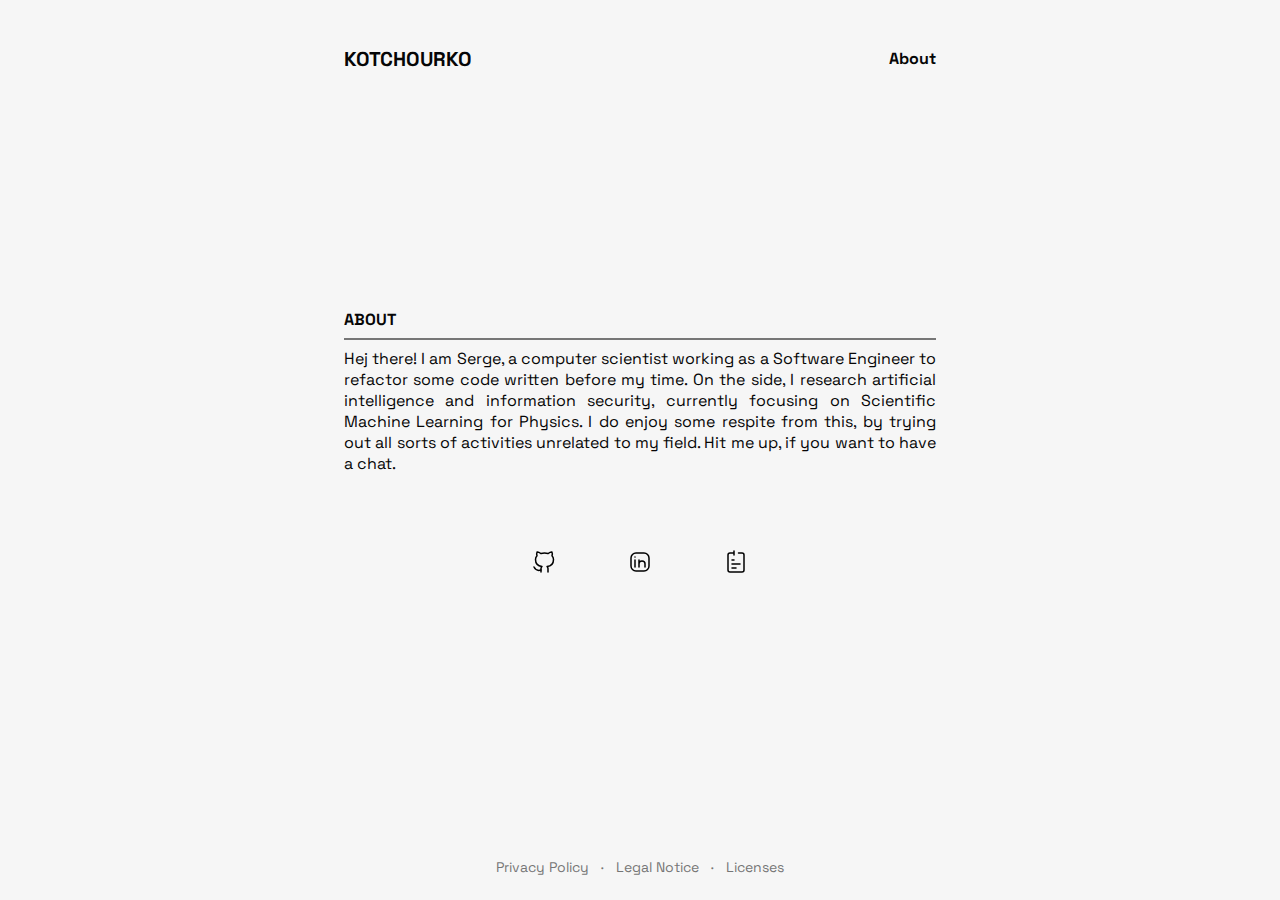
<file: about.html>
<!doctype html>
<html lang="en">
    <head>
        <title>Kotchourko · About</title>
        <link rel="icon" href="/favicon.png" />
        <link rel="stylesheet" href="/css/base/base.css" />
        <link rel="stylesheet" href="/css/components/social-links.css" />

        <!-- Meta -->
        <meta charset="UTF-8" />
        <meta name="viewport" content="width=device-width, initial-scale=1.0" />
        <meta name="description" content="About page of Serge Kotchourko" />
        <meta
            name="keywords"
            content="Serge Kotchourko, Kotchourko Serge, Kotchourko, Serge, Computer Science, Computer Scientist, about, page"
        />
        <meta name="author" content="Serge Kotchourko" />

        <!-- Open Graph -->
        <meta property="og:title" content="Kotchourko" />
        <meta property="og:type" content="website" />
        <meta property="og:url" content="https://kotchourko.dev/" />
        <meta
            property="og:image"
            content="https://kotchourko.dev/images/me.webp"
        />
        <meta
            property="og:description"
            content="
                        Hej there! I am Serge, a computer scientist working as a Software Engineer.
                        On the side, I research artificial intelligence and information security,
                        and I enjoy learning all things related and unrelated to my field.
                    "
        />
        <meta property="og:site_name" content="Kotchourko" />
    </head>
    <body>
        <nav>
            <a href="/">KOTCHOURKO</a>

            <ul>
                <li><a href="/about.html"> About </a></li>
                <!--<li><a href="/blog.html"> Blog </a></li>-->
            </ul>
        </nav>

        <main>
            <h1 style="font-size: 1rem">ABOUT</h1>
            <hr />
            <p>
                Hej there! I am Serge, a computer scientist working as a
                Software Engineer to refactor some code written before my time.
                On the side, I research artificial intelligence and information
                security, currently focusing on Scientific Machine Learning for
                Physics. I do enjoy some respite from this, by trying out all
                sorts of activities unrelated to my field. Hit me up, if you
                want to have a chat.
            </p>

            <div class="social-links">
                <a
                    href="https://github.com/kotserge"
                    target="_blank"
                    rel="noopener noreferrer"
                >
                    <img src="/assets/icons/github.svg" alt="GitHub" />
                </a>
                <a
                    href="https://www.linkedin.com/in/kotchourko-serge/"
                    target="_blank"
                    rel="noopener noreferrer"
                >
                    <img src="/assets/icons/linkedin.svg" alt="LinkedIn" />
                </a>
                <a
                    href="/assets/media/cv.pdf"
                    target="_blank"
                    rel="noopener noreferrer"
                >
                    <img src="/assets/icons/notes.svg" alt="CV" />
                </a>
            </div>
        </main>

        <footer>
            <a href="/privacy-policy">Privacy Policy</a>
            <span>·</span>
            <a href="/legal-notice">Legal Notice</a>
            <span>·</span>
            <a href="/licenses">Licenses</a>
        </footer>
    </body>
</html>
</file>
<file: css/components/hero.css>
.hero {
    display: flex;
    flex-direction: row;
    align-items: center;
    justify-content: center;
}

.hero .image-container {
    width: 24rem;
    height: 24rem;
    margin-right: 4rem;
}

.hero .profile-image {
    width: 100%;
    height: 100%;
    border-radius: 50%;
    background-color: var(--accent-color);
    cursor: pointer;
    object-fit: cover;
}

.hero h1 {
    font-size: 6rem;
    font-weight: 900;
    white-space: nowrap;
    line-height: 0.9;
    margin-top: 0;
}

@media (max-width: 1536px) {
    .hero .image-container {
        width: 16rem;
        height: 16rem;
    }

    .hero h1 {
        font-size: 4rem;
    }
}

@media (max-width: 1024px) {
    .hero {
        display: flex;
        flex-direction: column;
        margin: 0 auto;
    }

    .hero .image-container {
        width: 12rem;
        height: 12rem;
        margin-right: 0rem;
        margin-bottom: 2rem;
    }

    .hero h1 {
        font-size: 2rem;
        text-align: center;
    }
}
</file>
<file: css/components/social-links.css>
.social-links {
    display: flex;
    flex-direction: row;
    gap: 4rem;
    margin: 4rem 0;
    justify-content: center;
    align-items: center;
}

.social-links > a {
    display: flex;
    aspect-ratio: 1;
    height: 2rem;
    justify-content: center;
    align-items: center;
}

.social-links > a > img {
    transition: filter 0.5s ease-in-out;
    aspect-ratio: 1;
    height: 1.5rem;
}

.social-links > a:hover > img {
    filter: brightness(0) saturate(100%) invert(92%) sepia(17%) saturate(528%)
        hue-rotate(346deg) brightness(97%) contrast(90%);
}
</file>
<file: css/components/card.css>
.card-collection {
    margin: 2rem 0;
}

.card {
    margin: 2rem 0;
    cursor: pointer;

    a {
        text-decoration: none;
    }

    header {
        display: flex;
        justify-content: space-between;
        align-items: start;

        :first-child {
            margin-top: 0;
            margin-right: 1rem;
        }
    }

    p {
        margin: 0.25rem 0;
    }
}
</file>
<file: css/components/math.css>
@import url("./katex.min.css");

span:is(.katex-display) {
    overflow-x: scroll;
}

p:has(span:is(.katex-display)) {
    display: grid;
}
</file>
<file: css/components/chart.css>
.chart-container {
    margin: 1rem 0;
}
</file>
<file: css/base/base.css>
/* Reset */

* {
    margin: 0;
    padding: 0;
    box-sizing: border-box;
    scroll-behavior: smooth;
    scroll-padding: 16vh;
    font-synthesis: none;
}

@media (max-width: 512px) {
    * {
        font-size: 12px;
    }
}

/* Variables */

:root {
    --primary-color: #f6f6f6;
    --secondary-color: #060606;
    --accent-color: #20ee88;

    --primary-color-light: #fafafa;
    --secondary-color-light: #767676;
}

/* Fonts */

@font-face {
    font-family: "Space Grotesk";
    src: url("../../assets/fonts/space-grotesk/SpaceGrotesk-VariableFont_wght.ttf")
        format("truetype");

    font-style: normal;
    font-display: swap;
}
/* Layout */

body {
    font-family: "Space Grotesk", sans-serif;
    text-align: justify;
    text-justify: auto;

    color: var(--secondary-color);
    background-color: var(--primary-color);

    max-width: 640px;
    width: 100%;
    min-height: 100vh;
    display: flex;
    flex-direction: column;
    align-items: center;
    margin: 0 auto;
    padding: 1.5rem 1.5rem;
}

nav {
    display: flex;
    justify-content: space-between;
    align-items: center;
    font-weight: 700;
    width: 100%;
}

nav > a {
    font-size: 1.25rem;
    text-decoration: none;
    color: var(--secondary);
}

nav > ul {
    display: flex;
    flex-direction: row;
    gap: 2rem;
}

nav > ul > li {
    list-style-type: none;
    list-style-position: inside;
}

nav > ul > li > a {
    cursor: pointer;
    text-decoration: none;
    color: var(--secondary-color);
}

nav a:hover,
nav a:visited {
    color: var(--secondary);
}

main {
    flex: 1;
    display: flex;
    flex-direction: column;
    align-items: center;
    justify-content: center;
    padding: 1.5rem 0;
}

main > * {
    width: 100%;
}

footer {
    margin-top: 2rem;
    color: var(--secondary-color-light);
    font-size: 0.875rem;
}

footer a {
    color: inherit;
    text-decoration: none;
}

footer span {
    padding: 0 0.5rem;
}
/* Headings */

h1,
h2,
h3,
h4 {
    margin-top: 2rem;
}

h1 {
    font-size: 1.25rem;
}

h2 {
    font-weight: 600;
    font-size: 1rem;
}

h3 {
    font-weight: 500;
    font-size: 1rem;
}

h4 {
    font-weight: 300;
    font-size: 1rem;
}

h1 + h2,
h2 + h3,
h3 + h4 {
    margin-top: 0.5rem;
}

/* Horizontal Rules */

hr {
    margin-top: 0.5rem;
    border-style: solid;
    border-color: var(--secondary-color-light);
}

/* Paragraphs */

p {
    margin: 0.5rem 0;
}

/* Text */

::target-text {
    color: var(--secondary-color);
}

/* Mark */

::selection,
mark {
    background-color: var(--accent-color);
    padding: 0rem 0.25rem;
    border-radius: 0.25rem;
}

mark::selection {
    background-color: var(--secondary-color-light);
}

/* Lists */

ol,
ul {
    margin-top: 1rem;
    margin-bottom: 1rem;
    padding-left: 1rem;

    li {
        margin-top: 0.5rem;
        margin-bottom: 0.5rem;
        padding-left: 0.5rem;
    }
}

/* Links */

a {
    color: var(--secondary-color);
    text-decoration-style: underline;

    :visited {
        color: var(--secondary-color-light);
    }
}

a:is(.anchor),
a:is(.anchor):visited {
    font-size: inherit;
    font-weight: inherit;
    color: var(--secondary-color);
    text-decoration: none;
}

/* Quotes */

blockquote {
    margin: 0.5rem 0;
    padding-left: 1rem;
    border-left: 2px solid var(--secondary-color-light);

    ol,
    ul {
        padding-left: 1rem;
    }

    code {
        display: block;
        text-align: center;
        white-space-collapse: preserve-breaks;
        overflow-wrap: break-word;
        font-size: 1rem;
    }
}

/* Footnotes & References */

.footnote {
    font-size: 0.75rem;
    font-weight: 300;
    color: var(--secondary-color);
    /*margin-left: -0.125rem;*/
}

.reference {
    font-weight: 300;
    text-decoration: none;
}

.footnote-table,
.reference-table {
    width: 100%;
    margin: 0.5rem 0;

    tbody {
        border: none;
    }
}

.footnote-target-id,
.reference-target-id {
    font-weight: 300;
    color: var(--secondary-color);
    text-decoration: none;
}

/* Tables */

table {
    border-collapse: collapse;
    margin: 1rem auto;
    width: 75%;
    min-width: 256px;
}

tbody {
    border-top: 2px solid var(--secondary-color);
}

/* Images */

img {
    max-width: 100%;
    height: auto;
    margin: 0.5rem;
    background-color: inherit;
}

img:is(.full-image) {
    border-radius: 0.5rem;
    box-shadow: 0 0 0.75rem rgba(0, 0, 0, 0.1);
}

/* Citations and Captions */

cite,
figcaption {
    display: block;
    text-align: right;
    margin-bottom: 0.5rem;

    font-size: 0.875rem;
    font-weight: 300;
    color: var(--secondary-color);

    a {
        font-size: inherit;
        font-weight: inherit;
        font-style: inherit;
        color: var(--secondary-color);
        text-decoration: none;
    }
}
</file>
